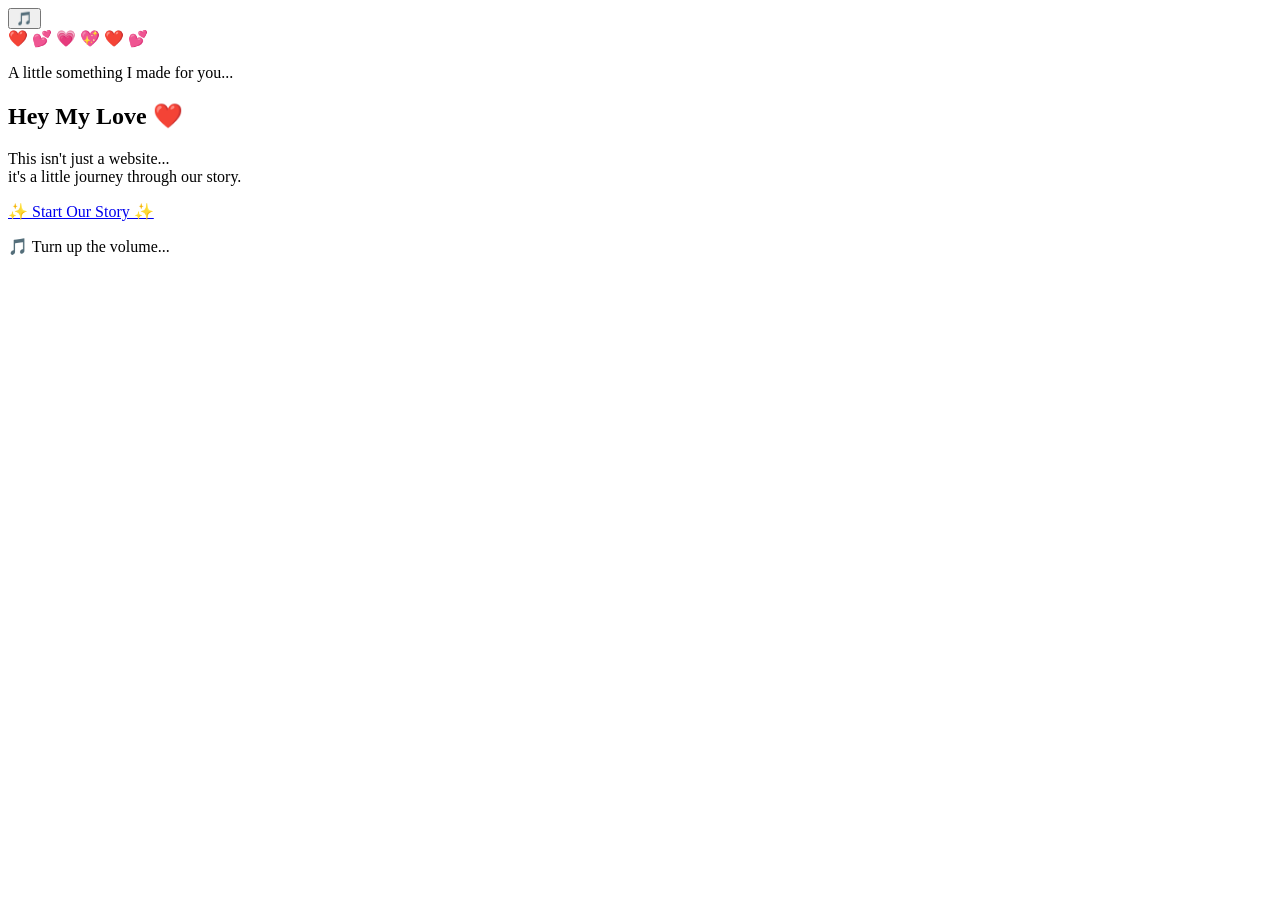
<file: index.html>
<!DOCTYPE html>
<html lang="en">
<head>
    <meta charset="UTF-8">
    <meta name="viewport" content="width=device-width, initial-scale=1.0">
    <title>Our Love Story ❤️</title>
    <link rel="stylesheet" href="css/index.css">
</head>
<body>


<audio id="backgroundMusic" loop preload="auto">
    <source src="music/har-pal-badal-rahi-hai-zindagi-instrumental.mp3" type="audio/mpeg">
</audio>

<button id="musicButton" class="music-button" aria-label="Music" title="Play music">🎵</button>


<section class="hero" id="home">
<!-- Floating Hearts -->

        <div class="hearts">

            <span>❤️</span>
            <span>💕</span>
            <span>💗</span>
            <span>💖</span>
            <span>❤️</span>
            <span>💕</span>

        </div>



        <div class="hero-content">


            <p class="small-text">

                A little something
                I made for you...

            </p>


            <h1>

                Hey My Love ❤️

            </h1>


            <p class="subtitle">

                This isn't just a website...

                <br>

                it's a little journey
                through our story.

            </p>


            <!-- This first click starts the music -->

            <a class="continue-button" href="chapter1.html" data-next-page>✨ Start Our Story ✨</a>


            <p class="music-hint">

                🎵 Turn up the volume...

            </p>


        </div>
</section>

<script src="js/index.js"></script>
</body>
</html>
</file>
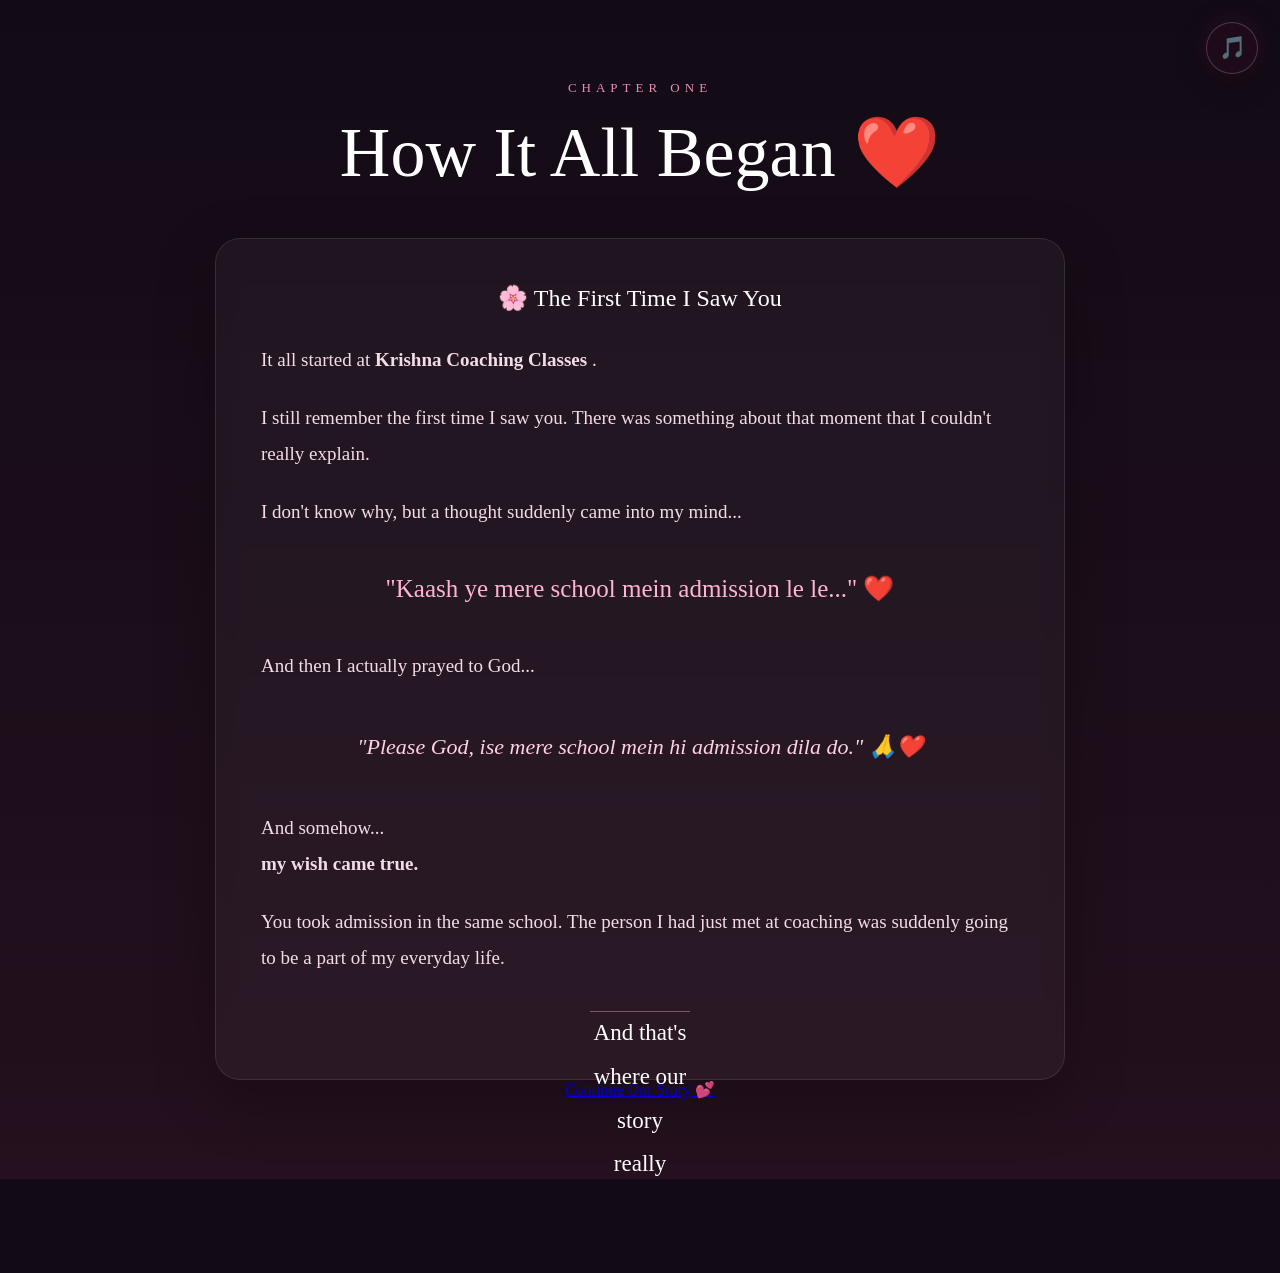
<file: chapter1.html>
<!DOCTYPE html>
<html lang="en">
<head>
    <meta charset="UTF-8">
    <meta name="viewport" content="width=device-width, initial-scale=1.0">
    <title>Chapter One — How It All Began ❤️</title>
    <link rel="stylesheet" href="css/chapter1.css">
</head>
<body>


<audio id="backgroundMusic" loop preload="auto">
    <source src="music/har-pal-badal-rahi-hai-zindagi-instrumental.mp3" type="audio/mpeg">
</audio>

<button id="musicButton" class="music-button" aria-label="Music" title="Play music">🎵</button>


<section class="story" id="story">
<div class="story-content">


            <p class="story-label">

                CHAPTER ONE

            </p>


            <h2>

                How It All Began ❤️

            </h2>



            <div class="story-card">


                <div class="story-date">

                    🌸 The First Time I Saw You

                </div>


                <p>

                    It all started at
                    <strong>
                        Krishna Coaching Classes
                    </strong>.

                </p>


                <p>

                    I still remember the first time
                    I saw you.

                    There was something about that
                    moment that I couldn't really explain.

                </p>


                <p>

                    I don't know why,
                    but a thought suddenly
                    came into my mind...

                </p>


                <p class="special-line">

                    "Kaash ye mere school mein
                    admission le le..." ❤️

                </p>


                <p>

                    And then I actually prayed to God...

                </p>


                <p class="prayer">

                    "Please God, ise mere school mein hi
                    admission dila do." 🙏❤️

                </p>


                <p>

                    And somehow...

                    <br>

                    <strong>
                        my wish came true.
                    </strong>

                </p>


                <p>

                    You took admission in the same school.

                    The person I had just met at coaching
                    was suddenly going to be a part of my
                    everyday life.

                </p>


                <p class="ending-line">

                    And that's where our story
                    really began... ✨

                </p>


            </div>



            <!-- =================================
                 NEXT CHAPTER
            ================================= -->

            <a class="continue-button" href="chapter2.html" data-next-page>Continue Our Story 💕</a>


        </div>
</section>

<script src="js/chapter1.js"></script>
</body>
</html>
</file>
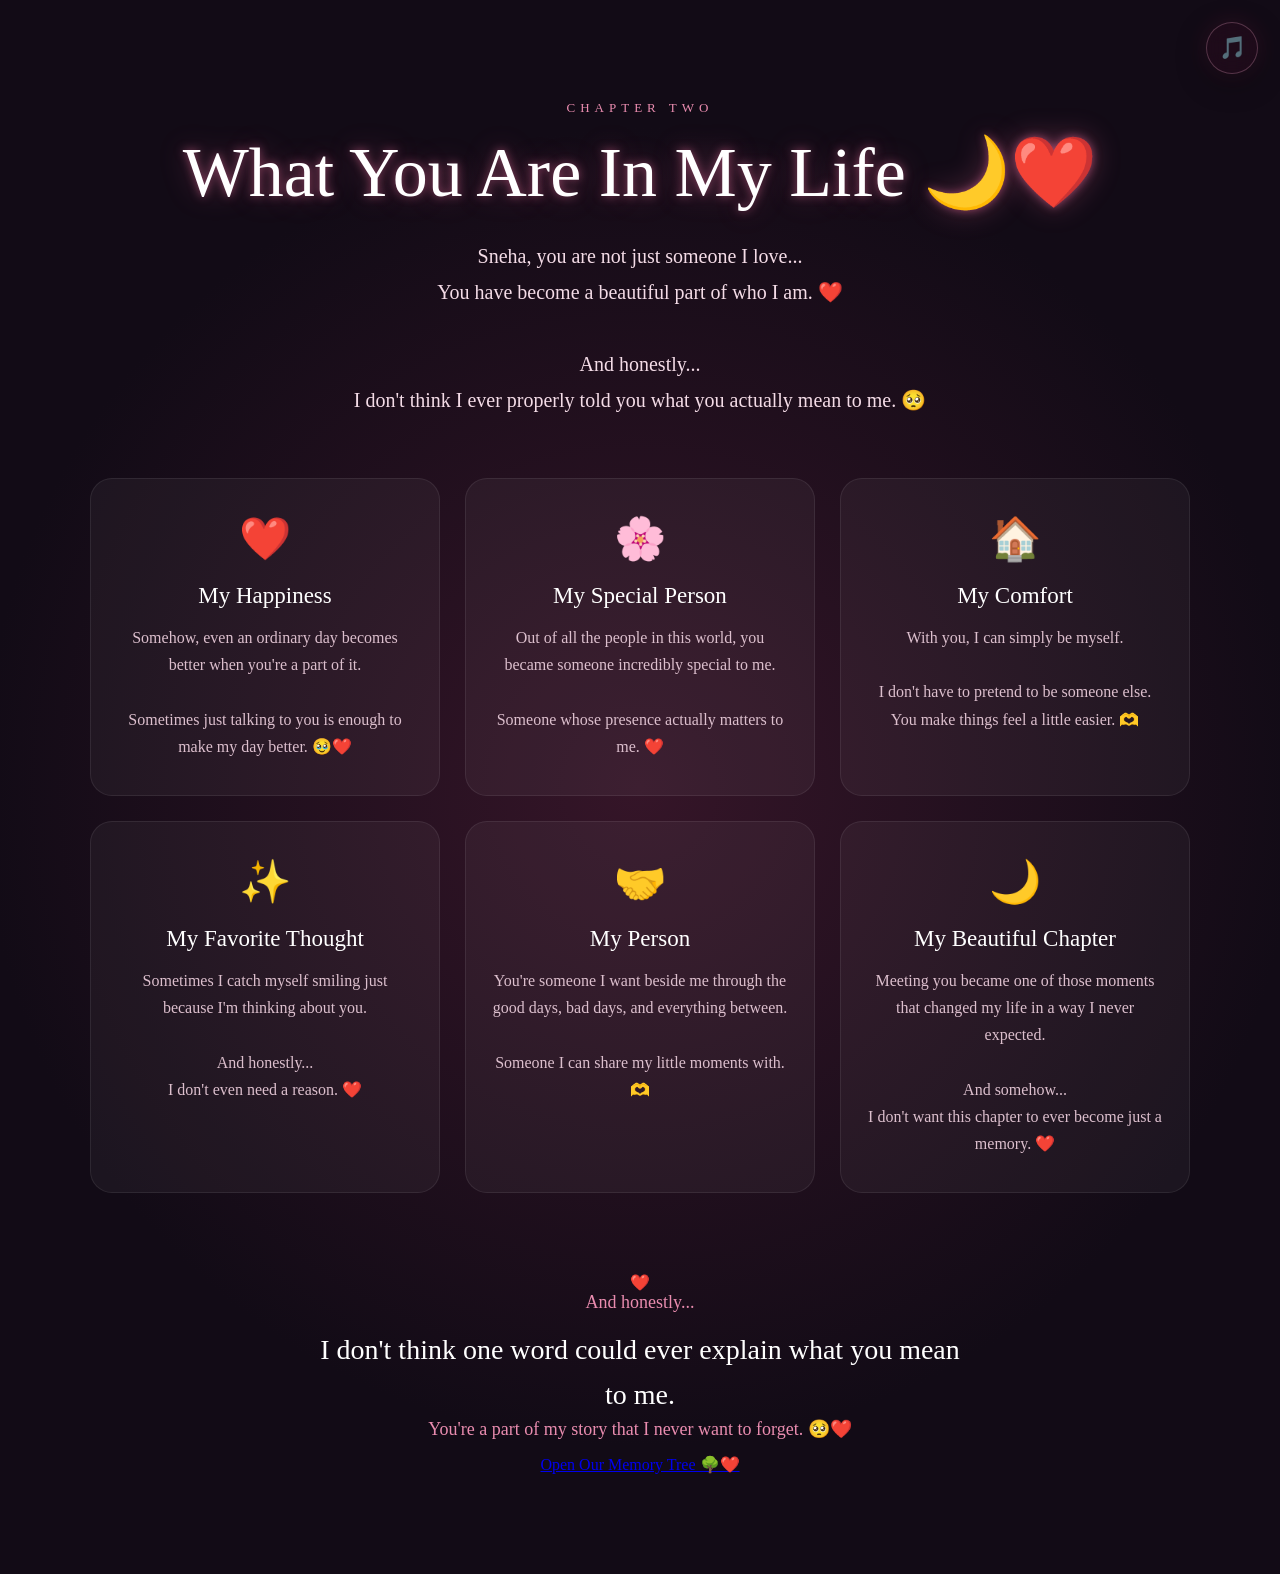
<file: chapter2.html>
<!DOCTYPE html>
<html lang="en">
<head>
    <meta charset="UTF-8">
    <meta name="viewport" content="width=device-width, initial-scale=1.0">
    <title>Chapter Two — What You Are In My Life ❤️</title>
    <link rel="stylesheet" href="css/chapter2.css">
</head>
<body>


<audio id="backgroundMusic" loop preload="auto">
    <source src="music/har-pal-badal-rahi-hai-zindagi-instrumental.mp3" type="audio/mpeg">
</audio>

<button id="musicButton" class="music-button" aria-label="Music" title="Play music">🎵</button>


<section class="meaning-section" id="meaning">
<div class="meaning-content">
        <p class="section-label">CHAPTER TWO</p>
        <h1>What You Are In My Life 🌙❤️</h1>

        <p class="intro-text">
            Sneha, you are not just someone I love...
            <br>
            You have become a beautiful part of who I am. ❤️
            <br><br>
            And honestly...
            <br>
            I don't think I ever properly told you
            what you actually mean to me. 🥺
        </p>

        <div class="meaning-grid">
            <div class="meaning-card">
                <div class="meaning-icon">❤️</div>
                <h3>My Happiness</h3>
                <p>Somehow, even an ordinary day becomes better when you're a part of it.<br><br>Sometimes just talking to you is enough to make my day better. 🥹❤️</p>
            </div>

            <div class="meaning-card">
                <div class="meaning-icon">🌸</div>
                <h3>My Special Person</h3>
                <p>Out of all the people in this world, you became someone incredibly special to me.<br><br>Someone whose presence actually matters to me. ❤️</p>
            </div>

            <div class="meaning-card">
                <div class="meaning-icon">🏠</div>
                <h3>My Comfort</h3>
                <p>With you, I can simply be myself.<br><br>I don't have to pretend to be someone else.<br>You make things feel a little easier. 🫶</p>
            </div>

            <div class="meaning-card">
                <div class="meaning-icon">✨</div>
                <h3>My Favorite Thought</h3>
                <p>Sometimes I catch myself smiling just because I'm thinking about you.<br><br>And honestly...<br>I don't even need a reason. ❤️</p>
            </div>

            <div class="meaning-card">
                <div class="meaning-icon">🤝</div>
                <h3>My Person</h3>
                <p>You're someone I want beside me through the good days, bad days, and everything between.<br><br>Someone I can share my little moments with. 🫶</p>
            </div>

            <div class="meaning-card">
                <div class="meaning-icon">🌙</div>
                <h3>My Beautiful Chapter</h3>
                <p>Meeting you became one of those moments that changed my life in a way I never expected.<br><br>And somehow...<br>I don't want this chapter to ever become just a memory. ❤️</p>
            </div>
        </div>

        <div class="meaning-ending">
            <div class="meaning-heart">❤️</div>
            <p>And honestly...</p>
            <h3>I don't think one word could ever explain what you mean to me.</h3>
            <p class="meaning-final-line">You're a part of my story that I never want to forget. 🥺❤️</p>

            <a class="continue-button" href="memory-tree.html" data-next-page>Open Our Memory Tree 🌳❤️</a>
        </div>
    </div>
</section>

<script src="js/chapter2.js"></script>
</body>
</html>
</file>
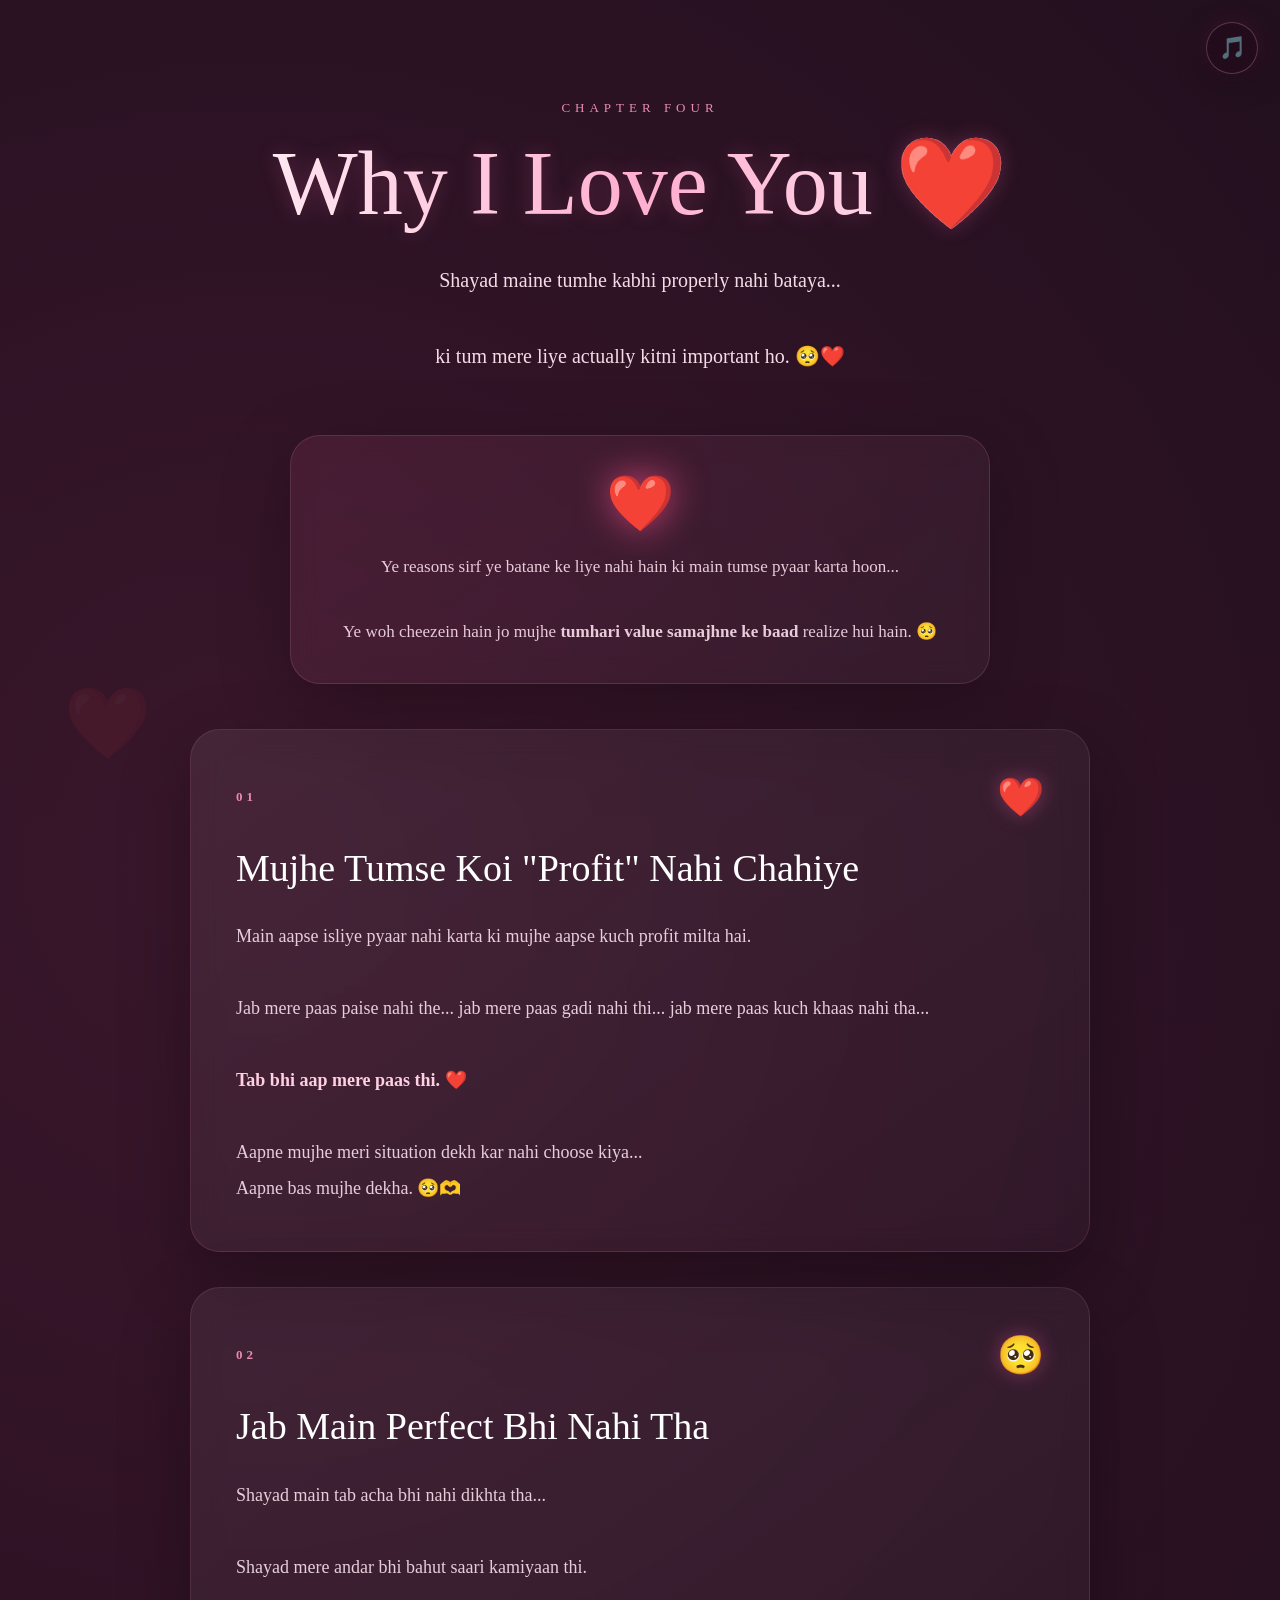
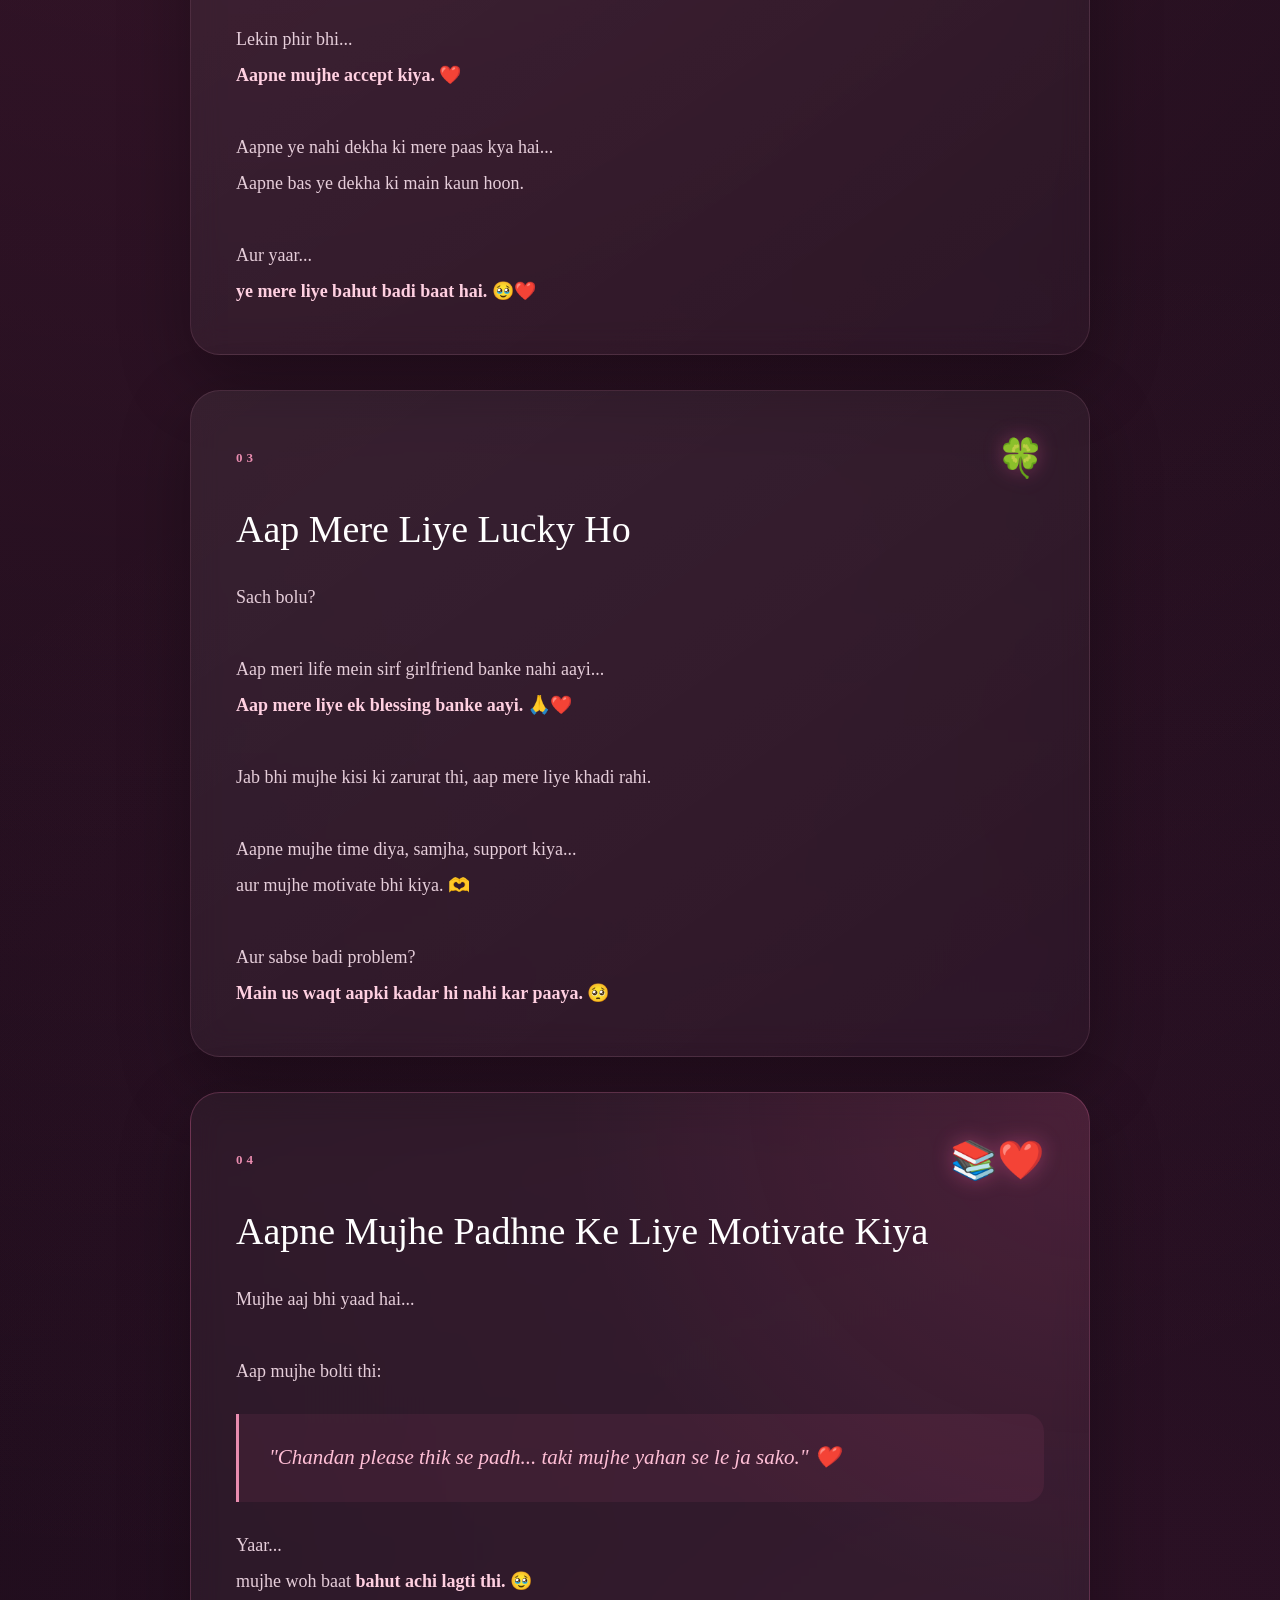
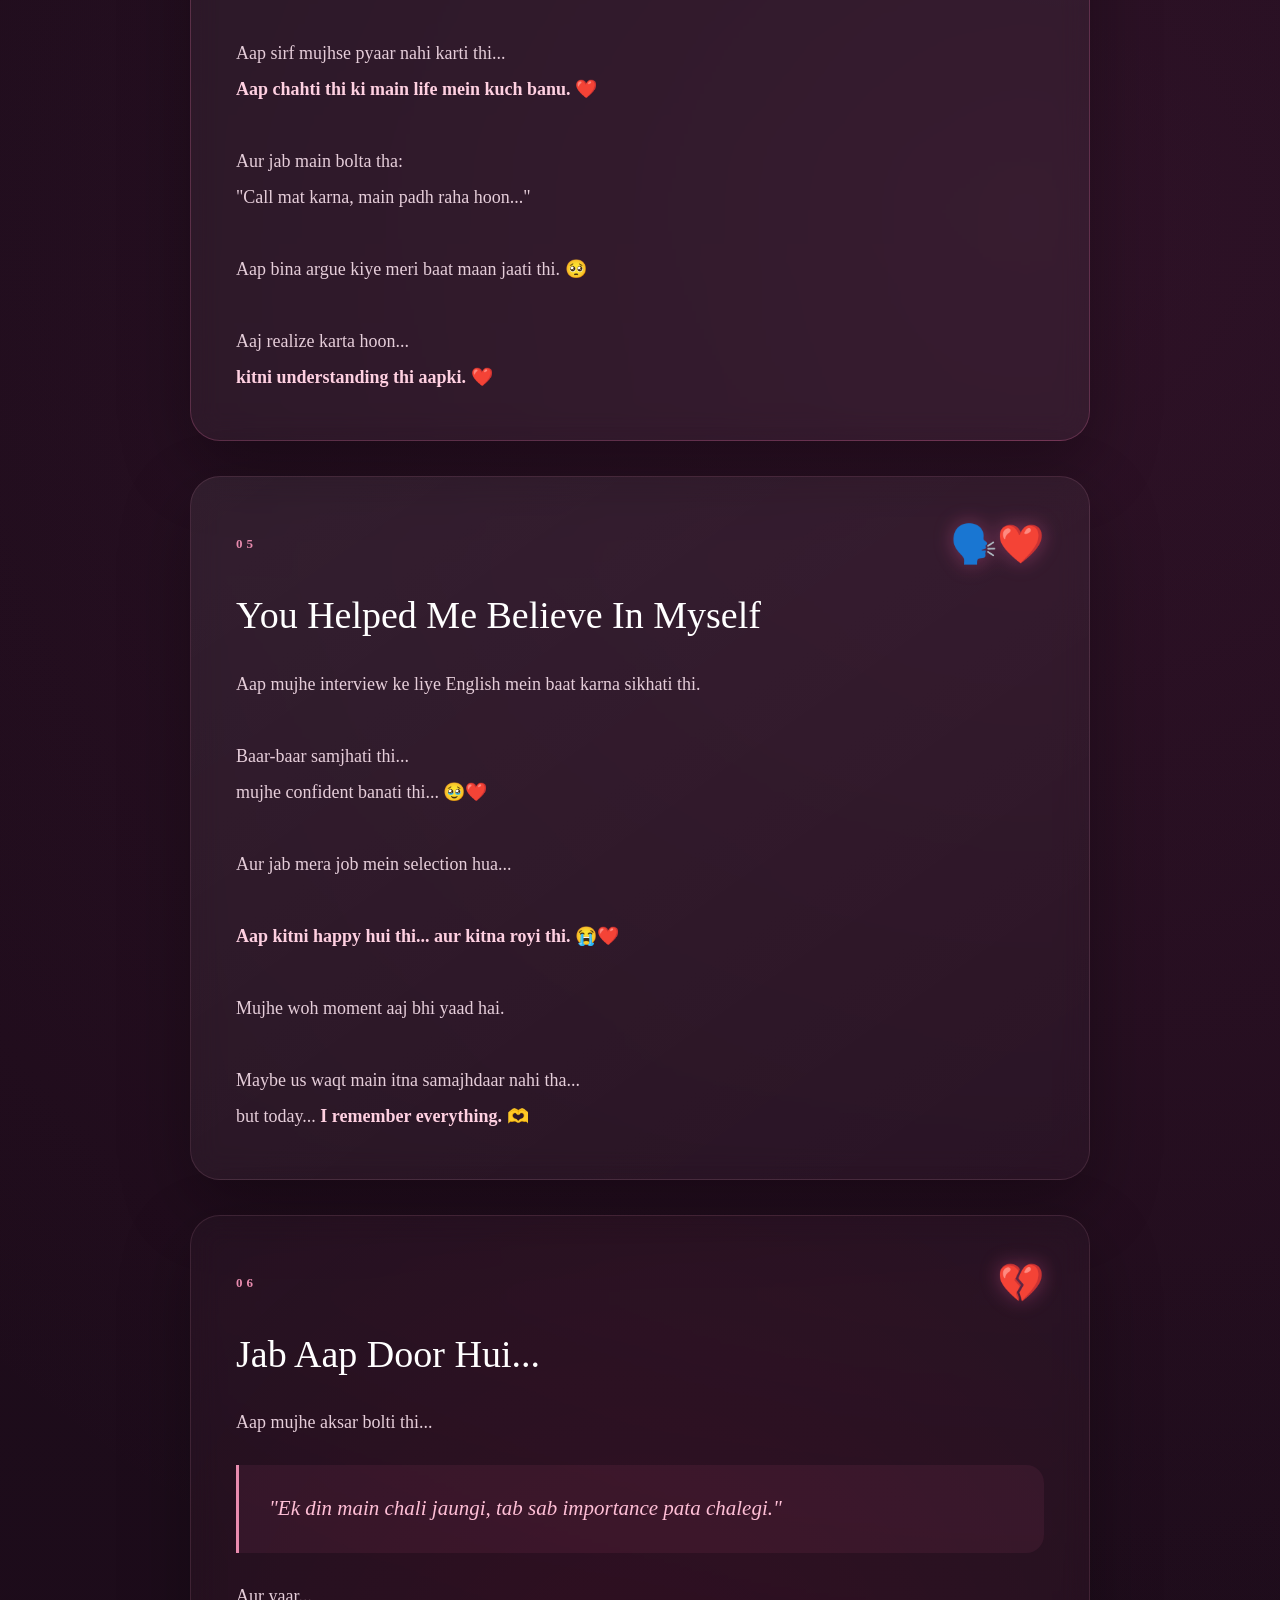
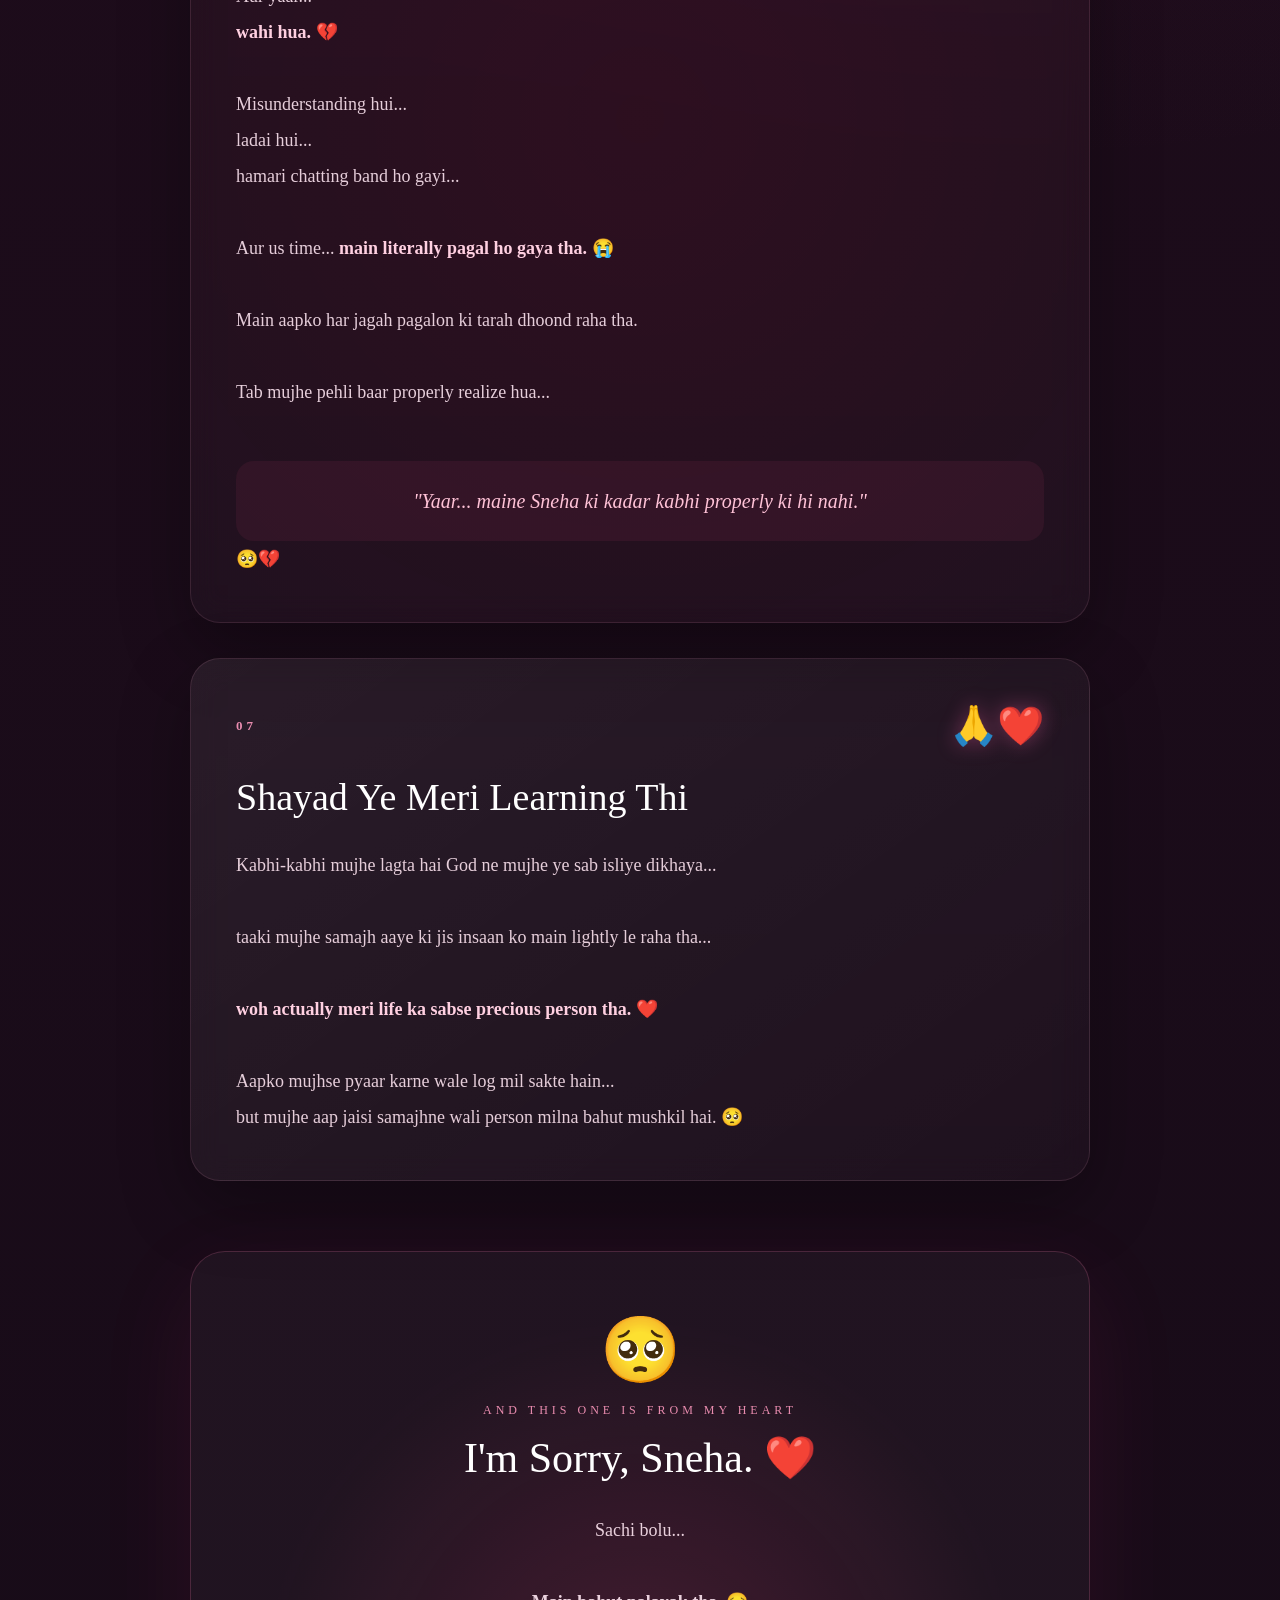
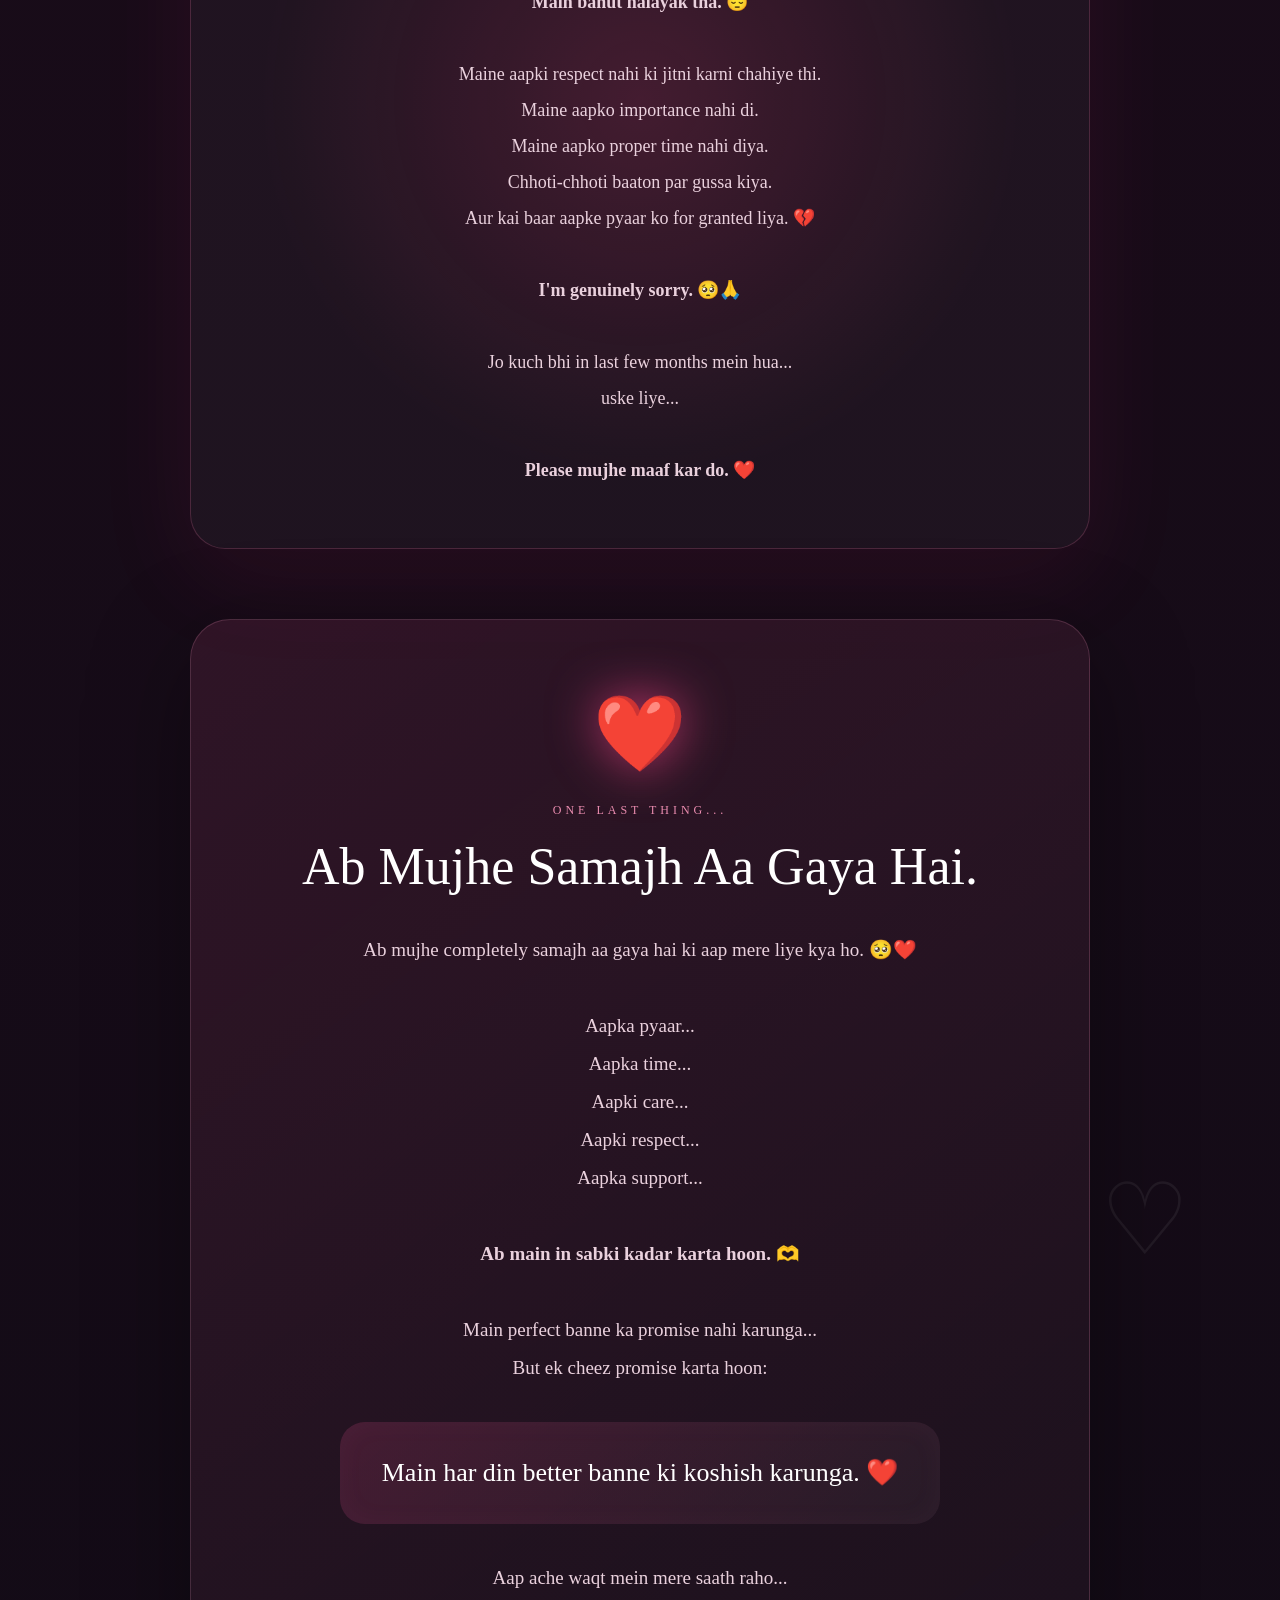
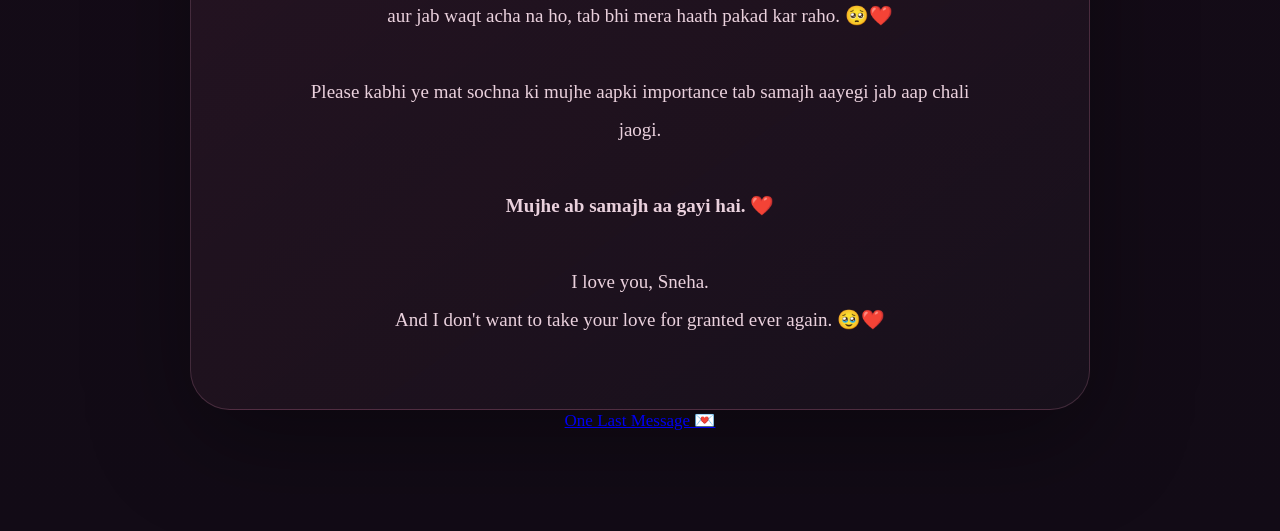
<file: chapter4.html>
<!DOCTYPE html>
<html lang="en">
<head>
    <meta charset="UTF-8">
    <meta name="viewport" content="width=device-width, initial-scale=1.0">
    <title>Chapter Four — Why I Love You ❤️</title>
    <link rel="stylesheet" href="css/chapter4.css">
</head>
<body>


<audio id="backgroundMusic" loop preload="auto">
    <source src="music/har-pal-badal-rahi-hai-zindagi-instrumental.mp3" type="audio/mpeg">
</audio>

<button id="musicButton" class="music-button" aria-label="Music" title="Play music">🎵</button>


<section class="reasons-section" id="reasons">
<div class="reasons-content">


        <!-- Chapter Label -->

        <div class="section-label">
            CHAPTER FOUR
        </div>


        <!-- Heading -->

        <h1>
            Why I Love You
            <span>❤️</span>
        </h1>


        <p class="reasons-intro">

            Shayad maine tumhe kabhi properly
            nahi bataya...

            <br><br>

            ki tum mere liye actually
            kitni important ho. 🥺❤️

        </p>



        <!-- =================================
             INTRO CARD
        ================================= -->

        <div class="heart-message">

            <div class="heart-glow">
                ❤️
            </div>

            <p>

                Ye reasons sirf ye batane ke liye nahi hain
                ki main tumse pyaar karta hoon...

                <br><br>

                Ye woh cheezein hain jo mujhe
                <strong>
                    tumhari value samajhne ke baad
                </strong>
                realize hui hain. 🥺

            </p>

        </div>



        <!-- =================================
             REASON 01
        ================================= -->

        <div class="reason-card">

            <div class="reason-top">

                <span class="reason-number">
                    01
                </span>

                <span class="reason-icon">
                    ❤️
                </span>

            </div>


            <h2>
                Mujhe Tumse Koi "Profit" Nahi Chahiye
            </h2>


            <p>

                Main aapse isliye pyaar nahi karta
                ki mujhe aapse kuch profit milta hai.

                <br><br>

                Jab mere paas paise nahi the...
                jab mere paas gadi nahi thi...
                jab mere paas kuch khaas nahi tha...

                <br><br>

                <strong>
                    Tab bhi aap mere paas thi. ❤️
                </strong>

                <br><br>

                Aapne mujhe meri situation dekh kar
                nahi choose kiya...

                <br>

                Aapne bas mujhe dekha.

                🥺🫶

            </p>

        </div>



        <!-- =================================
             REASON 02
        ================================= -->

        <div class="reason-card">

            <div class="reason-top">

                <span class="reason-number">
                    02
                </span>

                <span class="reason-icon">
                    🥺
                </span>

            </div>


            <h2>
                Jab Main Perfect Bhi Nahi Tha
            </h2>


            <p>

                Shayad main tab acha bhi nahi dikhta tha...

                <br><br>

                Shayad mere andar bhi
                bahut saari kamiyaan thi.

                <br><br>

                Lekin phir bhi...

                <br>

                <strong>
                    Aapne mujhe accept kiya. ❤️
                </strong>

                <br><br>

                Aapne ye nahi dekha ki
                mere paas kya hai...

                <br>

                Aapne bas ye dekha
                ki main kaun hoon.

                <br><br>

                Aur yaar...

                <br>

                <strong>
                    ye mere liye bahut badi baat hai.
                </strong>

                🥹❤️

            </p>

        </div>



        <!-- =================================
             REASON 03
        ================================= -->

        <div class="reason-card">

            <div class="reason-top">

                <span class="reason-number">
                    03
                </span>

                <span class="reason-icon">
                    🍀
                </span>

            </div>


            <h2>
                Aap Mere Liye Lucky Ho
            </h2>


            <p>

                Sach bolu?

                <br><br>

                Aap meri life mein sirf
                girlfriend banke nahi aayi...

                <br>

                <strong>
                    Aap mere liye ek blessing banke aayi.
                </strong>

                🙏❤️

                <br><br>

                Jab bhi mujhe kisi ki zarurat thi,
                aap mere liye khadi rahi.

                <br><br>

                Aapne mujhe time diya,
                samjha, support kiya...

                <br>

                aur mujhe motivate bhi kiya.

                🫶

                <br><br>

                Aur sabse badi problem?

                <br>

                <strong>
                    Main us waqt aapki kadar hi nahi kar paaya.
                </strong>

                🥺

            </p>

        </div>



        <!-- =================================
             REASON 04
        ================================= -->

        <div class="reason-card featured">

            <div class="reason-top">

                <span class="reason-number">
                    04
                </span>

                <span class="reason-icon">
                    📚❤️
                </span>

            </div>


            <h2>
                Aapne Mujhe Padhne Ke Liye Motivate Kiya
            </h2>


            <p>

                Mujhe aaj bhi yaad hai...

                <br><br>

                Aap mujhe bolti thi:

            </p>


            <div class="beautiful-quote">

                "Chandan please thik se padh...
                taki mujhe yahan se le ja sako." ❤️

            </div>


            <p>

                Yaar...

                <br>

                mujhe woh baat
                <strong>
                    bahut achi lagti thi.
                </strong>

                🥹

                <br><br>

                Aap sirf mujhse pyaar nahi karti thi...

                <br>

                <strong>
                    Aap chahti thi ki main life mein kuch banu.
                </strong>

                ❤️

                <br><br>

                Aur jab main bolta tha:

                <br>

                "Call mat karna,
                main padh raha hoon..."

                <br><br>

                Aap bina argue kiye
                meri baat maan jaati thi.

                🥺

                <br><br>

                Aaj realize karta hoon...

                <br>

                <strong>
                    kitni understanding thi aapki.
                </strong>

                ❤️

            </p>

        </div>



        <!-- =================================
             REASON 05
        ================================= -->

        <div class="reason-card">

            <div class="reason-top">

                <span class="reason-number">
                    05
                </span>

                <span class="reason-icon">
                    🗣️❤️
                </span>

            </div>


            <h2>
                You Helped Me Believe In Myself
            </h2>


            <p>

                Aap mujhe interview ke liye
                English mein baat karna sikhati thi.

                <br><br>

                Baar-baar samjhati thi...

                <br>

                mujhe confident banati thi...

                🥹❤️

                <br><br>

                Aur jab mera job mein selection hua...

                <br><br>

                <strong>
                    Aap kitni happy hui thi...
                    aur kitna royi thi.
                </strong>

                😭❤️

                <br><br>

                Mujhe woh moment
                aaj bhi yaad hai.

                <br><br>

                Maybe us waqt main
                itna samajhdaar nahi tha...

                <br>

                but today...

                <strong>
                    I remember everything.
                </strong>

                🫶

            </p>

        </div>



        <!-- =================================
             REASON 06
        ================================= -->

        <div class="reason-card emotional">

            <div class="reason-top">

                <span class="reason-number">
                    06
                </span>

                <span class="reason-icon">
                    💔
                </span>

            </div>


            <h2>
                Jab Aap Door Hui...
            </h2>


            <p>

                Aap mujhe aksar bolti thi...

            </p>


            <div class="beautiful-quote">

                "Ek din main chali jaungi,
                tab sab importance pata chalegi."

            </div>


            <p>

                Aur yaar...

                <br>

                <strong>
                    wahi hua.
                </strong>

                💔

                <br><br>

                Misunderstanding hui...

                <br>

                ladai hui...

                <br>

                hamari chatting band ho gayi...

                <br><br>

                Aur us time...

                <strong>
                    main literally pagal ho gaya tha.
                </strong>

                😭

                <br><br>

                Main aapko har jagah
                pagalon ki tarah dhoond raha tha.

                <br><br>

                Tab mujhe pehli baar properly
                realize hua...

                <br><br>

                <span class="realization">

                    "Yaar...
                    maine Sneha ki kadar
                    kabhi properly ki hi nahi."

                </span>

                🥺💔

            </p>

        </div>



        <!-- =================================
             REASON 07
        ================================= -->

        <div class="reason-card">

            <div class="reason-top">

                <span class="reason-number">
                    07
                </span>

                <span class="reason-icon">
                    🙏❤️
                </span>

            </div>


            <h2>
                Shayad Ye Meri Learning Thi
            </h2>


            <p>

                Kabhi-kabhi mujhe lagta hai
                God ne mujhe ye sab isliye dikhaya...

                <br><br>

                taaki mujhe samajh aaye
                ki jis insaan ko main lightly le raha tha...

                <br><br>

                <strong>
                    woh actually meri life ka
                    sabse precious person tha.
                </strong>

                ❤️

                <br><br>

                Aapko mujhse pyaar karne wale
                log mil sakte hain...

                <br>

                but mujhe aap jaisi
                samajhne wali person milna
                bahut mushkil hai.

                🥺

            </p>

        </div>



        <!-- =================================
             APOLOGY
        ================================= -->

        <div class="apology-card">

            <div class="apology-heart">
                🥺
            </div>


            <p class="small-title">
                AND THIS ONE IS FROM MY HEART
            </p>


            <h2>
                I'm Sorry, Sneha. ❤️
            </h2>


            <p>

                Sachi bolu...

                <br><br>

                <strong>
                    Main bahut nalayak tha.
                </strong>

                😔

                <br><br>

                Maine aapki respect nahi ki
                jitni karni chahiye thi.

                <br>

                Maine aapko importance nahi di.

                <br>

                Maine aapko proper time nahi diya.

                <br>

                Chhoti-chhoti baaton par gussa kiya.

                <br>

                Aur kai baar aapke pyaar ko
                for granted liya.

                💔

                <br><br>

                <strong>
                    I'm genuinely sorry. 🥺🙏
                </strong>

                <br><br>

                Jo kuch bhi in last few months mein hua...

                <br>

                uske liye...

                <br><br>

                <strong>
                    Please mujhe maaf kar do. ❤️
                </strong>

            </p>

        </div>



        <!-- =================================
             FINAL MESSAGE
        ================================= -->

        <div class="final-reason">

            <div class="final-heart">
                ❤️
            </div>


            <p class="small-title">
                ONE LAST THING...
            </p>


            <h2>
                Ab Mujhe Samajh Aa Gaya Hai.
            </h2>


            <p>

                Ab mujhe completely samajh aa gaya hai
                ki aap mere liye kya ho.

                🥺❤️

                <br><br>

                Aapka pyaar...

                <br>

                Aapka time...

                <br>

                Aapki care...

                <br>

                Aapki respect...

                <br>

                Aapka support...

                <br><br>

                <strong>
                    Ab main in sabki kadar karta hoon.
                </strong>

                🫶

                <br><br>

                Main perfect banne ka promise nahi karunga...

                <br>

                But ek cheez promise karta hoon:

            </p>


            <div class="promise">

                Main har din
                better banne ki
                koshish karunga.

                ❤️

            </div>


            <p>

                Aap ache waqt mein mere saath raho...

                <br>

                aur jab waqt acha na ho,
                tab bhi mera haath pakad kar raho.

                🥺❤️

                <br><br>

                Please kabhi ye mat sochna
                ki mujhe aapki importance
                tab samajh aayegi jab aap chali jaogi.

                <br><br>

                <strong>
                    Mujhe ab samajh aa gayi hai.
                </strong>

                ❤️

                <br><br>

                I love you, Sneha.

                <br>

                And I don't want to take
                your love for granted ever again.

                🥹❤️

            </p>

        </div>



        <!-- =================================
             NEXT
        ================================= -->

        <a class="continue-button" href="final.html" data-next-page>One Last Message 💌</a>


    </div>
</section>

<script src="js/chapter4.js"></script>
</body>
</html>
</file>
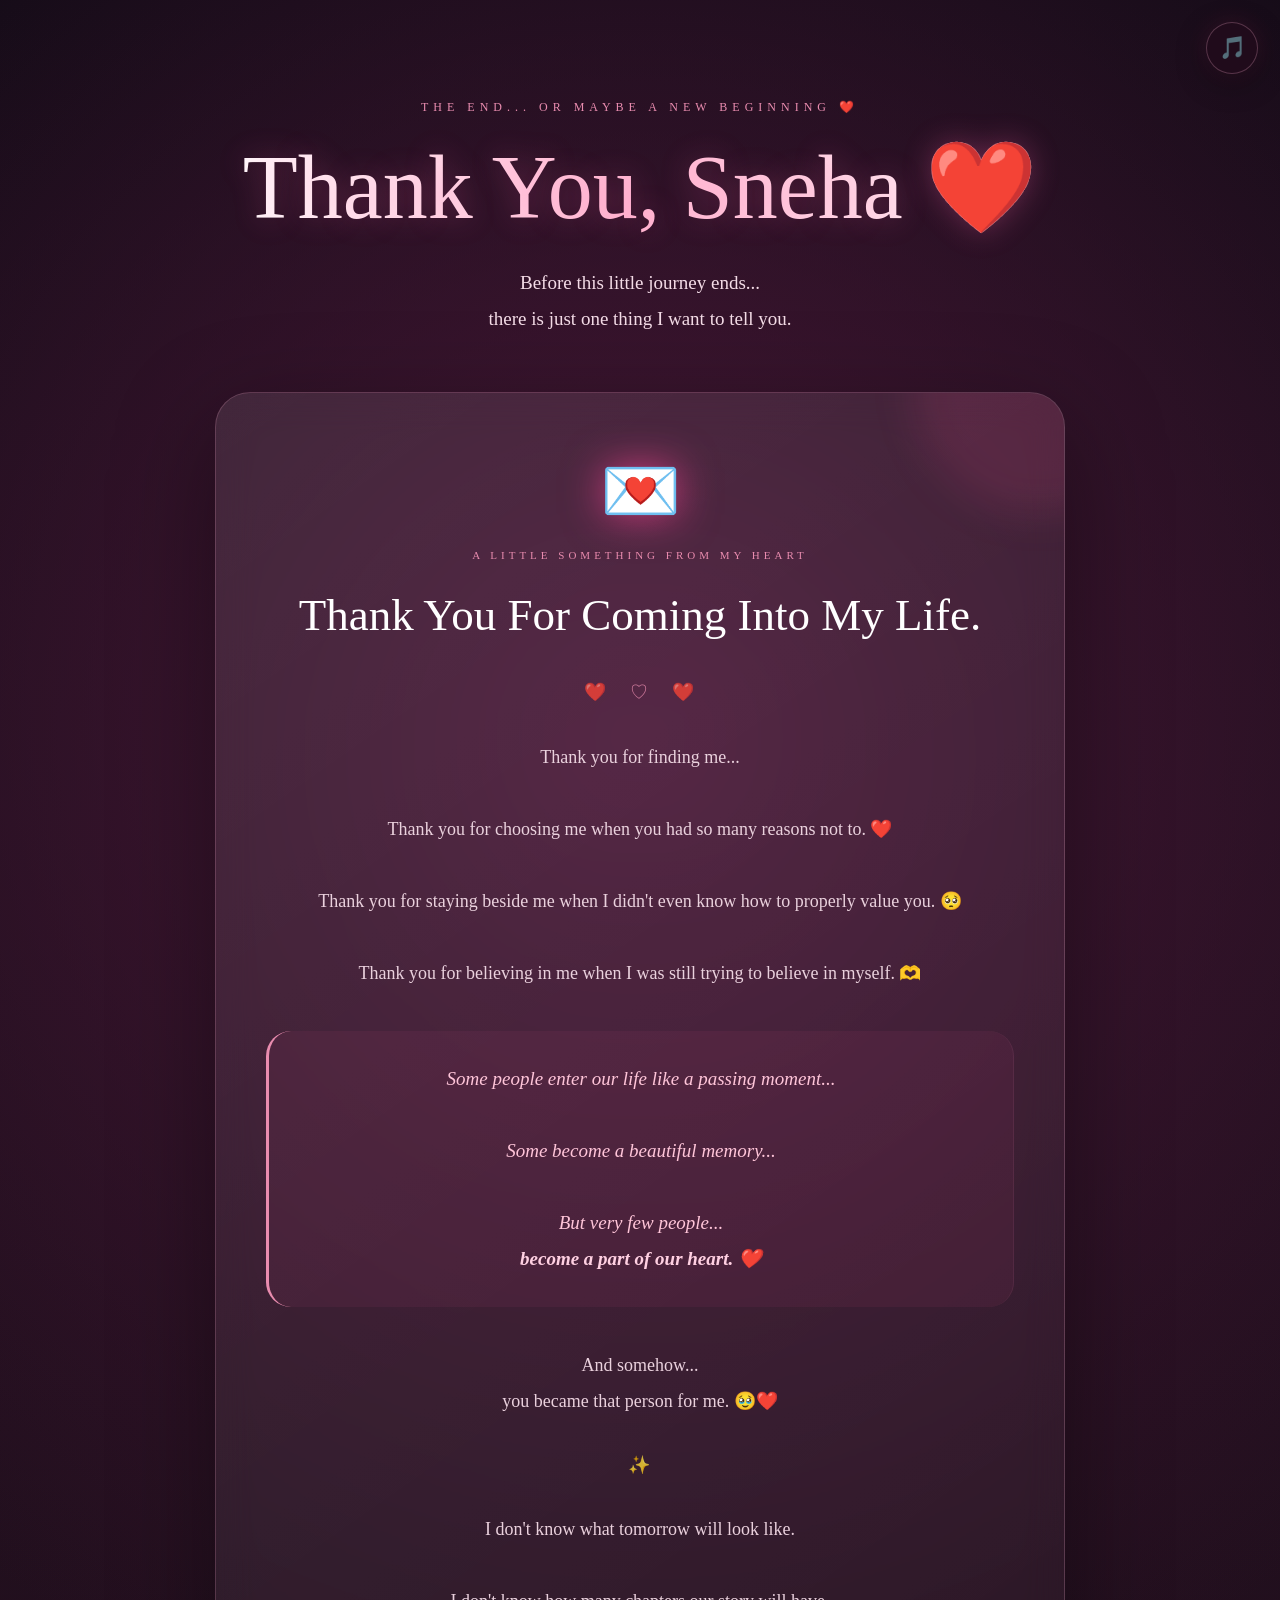
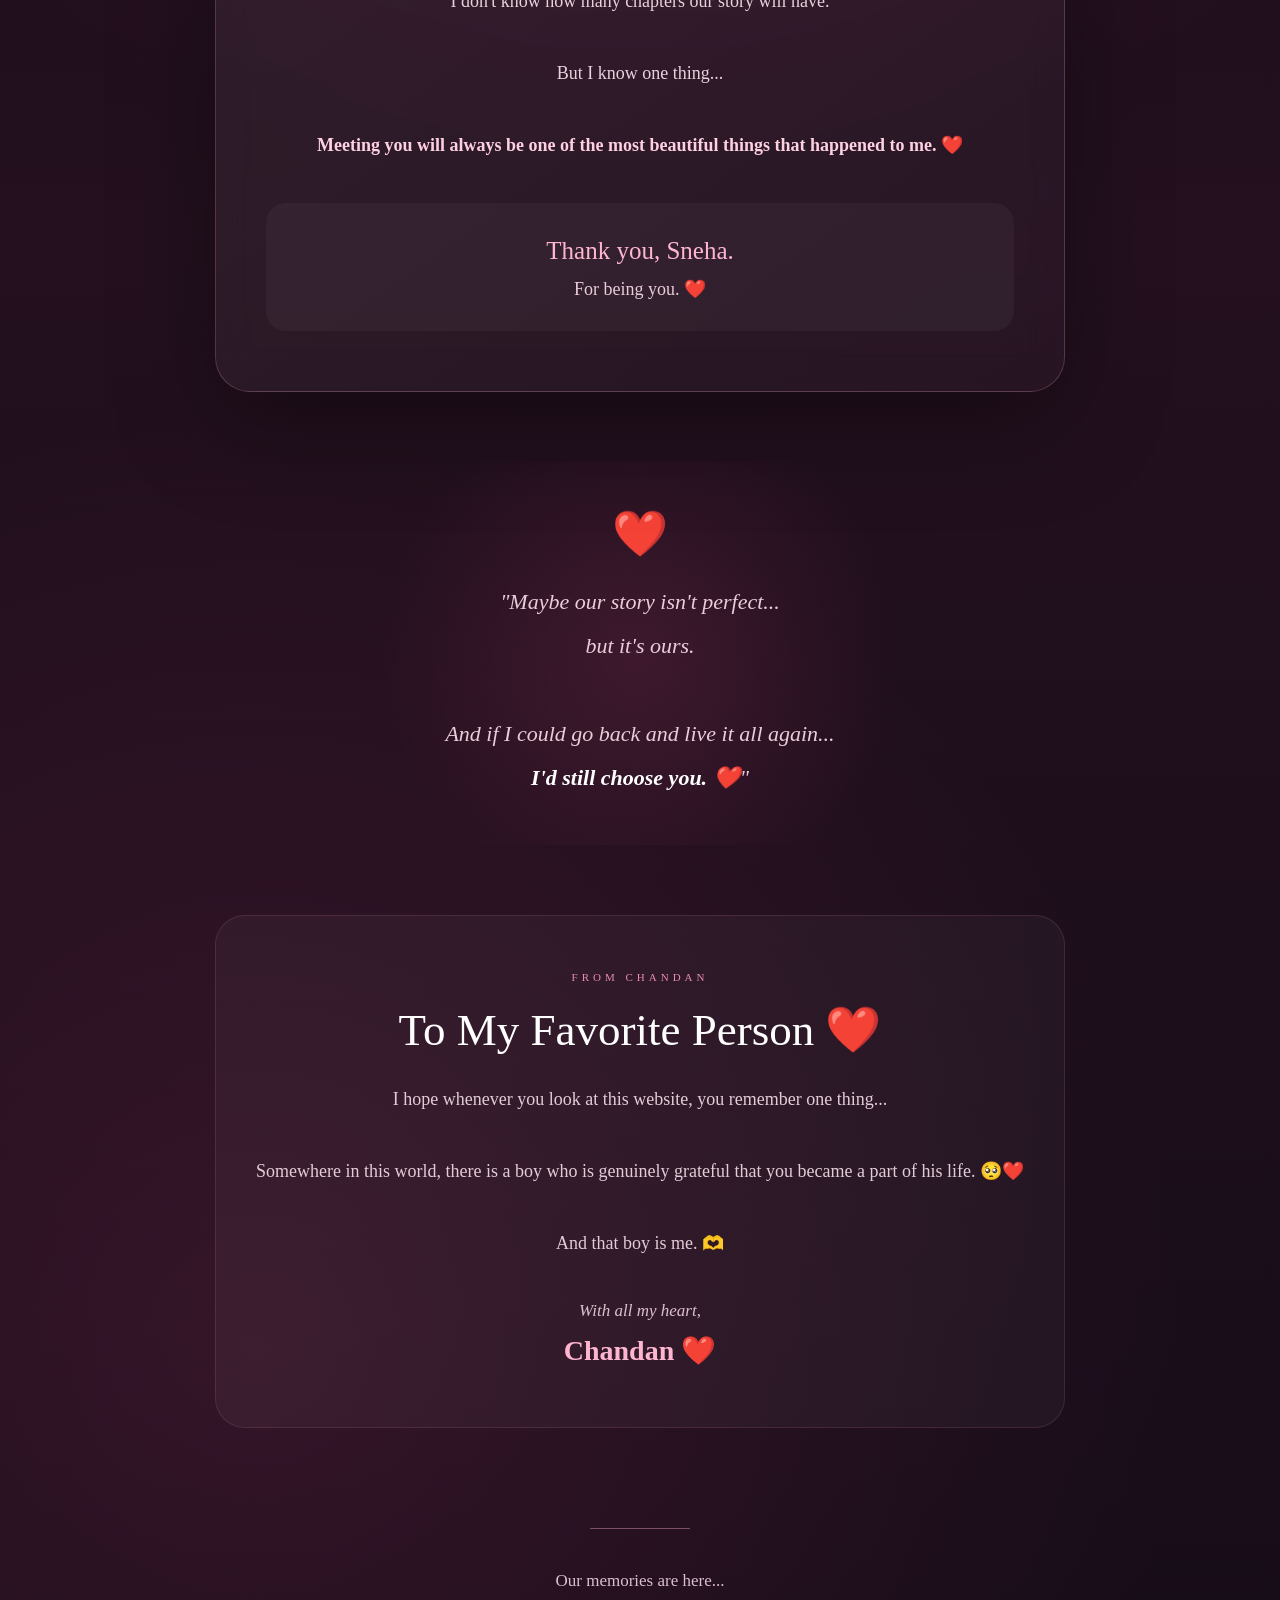
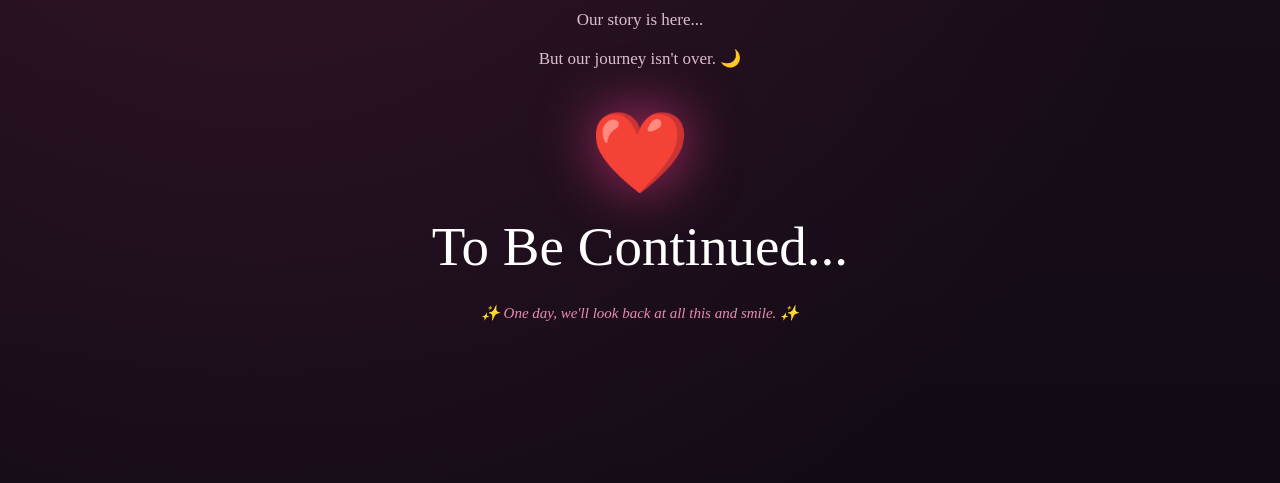
<file: final.html>
<!DOCTYPE html>
<html lang="en">
<head>
    <meta charset="UTF-8">
    <meta name="viewport" content="width=device-width, initial-scale=1.0">
    <title>Final Message ❤️</title>
    <link rel="stylesheet" href="css/final.css">
</head>
<body>


<audio id="backgroundMusic" loop preload="auto">
    <source src="music/har-pal-badal-rahi-hai-zindagi-instrumental.mp3" type="audio/mpeg">
</audio>

<button id="musicButton" class="music-button" aria-label="Music" title="Play music">🎵</button>


<section class="final-section" id="final">
<!-- Floating Hearts -->

    <div class="final-hearts">

        <span>❤️</span>
        <span>♡</span>
        <span>💗</span>
        <span>💕</span>
        <span>❤️</span>
        <span>💖</span>

    </div>


    <div class="final-content">


        <!-- Chapter -->

        <p class="final-label">
            THE END... OR MAYBE A NEW BEGINNING ❤️
        </p>


        <!-- Main Heading -->

        <h1>
            Thank You, Sneha
            <span>❤️</span>
        </h1>


        <p class="final-intro">

            Before this little journey ends...

            <br>

            there is just one thing
            I want to tell you.

        </p>



        <!-- =================================
             LOVE CARD
        ================================= -->

        <div class="love-letter-card">

            <div class="card-top-heart">
                💌
            </div>


            <p class="card-small-title">
                A LITTLE SOMETHING FROM MY HEART
            </p>


            <h2>
                Thank You For Coming Into My Life.
            </h2>


            <div class="card-divider">
                ❤️　♡　❤️
            </div>


            <p>

                Thank you for finding me...

                <br><br>

                Thank you for choosing me
                when you had so many reasons not to.

                ❤️

                <br><br>

                Thank you for staying beside me
                when I didn't even know
                how to properly value you.

                🥺

                <br><br>

                Thank you for believing in me
                when I was still trying
                to believe in myself.

                🫶

            </p>



            <!-- =================================
                 LITTLE POEM
            ================================= -->

            <div class="little-poem">

                <p>

                    Some people enter our life
                    like a passing moment...

                    <br><br>

                    Some become a beautiful memory...

                    <br><br>

                    But very few people...

                    <br>

                    <strong>
                        become a part of our heart.
                    </strong>

                    ❤️

                </p>

            </div>


            <p>

                And somehow...

                <br>

                you became that person for me.

                🥹❤️

            </p>


            <div class="card-divider">
                ✨
            </div>



            <!-- =================================
                 FINAL THOUGHT
            ================================= -->

            <p>

                I don't know what tomorrow will look like.

                <br><br>

                I don't know how many chapters
                our story will have.

                <br><br>

                But I know one thing...

                <br><br>

                <strong>
                    Meeting you will always be
                    one of the most beautiful things
                    that happened to me.
                </strong>

                ❤️

            </p>



            <!-- =================================
                 THANK YOU MESSAGE
            ================================= -->

            <div class="thank-you-message">

                <span>
                    Thank you, Sneha.
                </span>

                <br>

                For being you. ❤️

            </div>

        </div>



        <!-- =================================
             FINAL QUOTE
        ================================= -->

        <div class="final-quote">

            <div class="quote-heart">
                ❤️
            </div>


            <p>

                "Maybe our story isn't perfect...

                <br>

                but it's ours.

                <br><br>

                And if I could go back
                and live it all again...

                <br>

                <strong>
                    I'd still choose you.
                </strong>

                ❤️"

            </p>

        </div>



        <!-- =================================
             FINAL MESSAGE
        ================================= -->

        <div class="last-message">

            <p class="last-small">
                FROM CHANDAN
            </p>


            <h2>
                To My Favorite Person ❤️
            </h2>


            <p>

                I hope whenever you look at this website,
                you remember one thing...

                <br><br>

                Somewhere in this world,
                there is a boy who is genuinely
                grateful that you became a part of his life.

                🥺❤️

                <br><br>

                And that boy is me.

                🫶

            </p>


            <div class="signature">

                With all my heart,

                <br>

                <strong>
                    Chandan ❤️
                </strong>

            </div>

        </div>



        <!-- =================================
             END
        ================================= -->

        <div class="story-ending">

            <div class="ending-line"></div>


            <p>
                Our memories are here...
            </p>


            <p>
                Our story is here...
            </p>


            <p>
                But our journey isn't over. 🌙
            </p>


            <div class="big-heart">
                ❤️
            </div>


            <h2>
                To Be Continued...
            </h2>


            <p class="forever-line">
                ✨ One day, we'll look back at all this
                and smile. ✨
            </p>

        </div>


    </div>
</section>

<script src="js/final.js"></script>
</body>
</html>
</file>
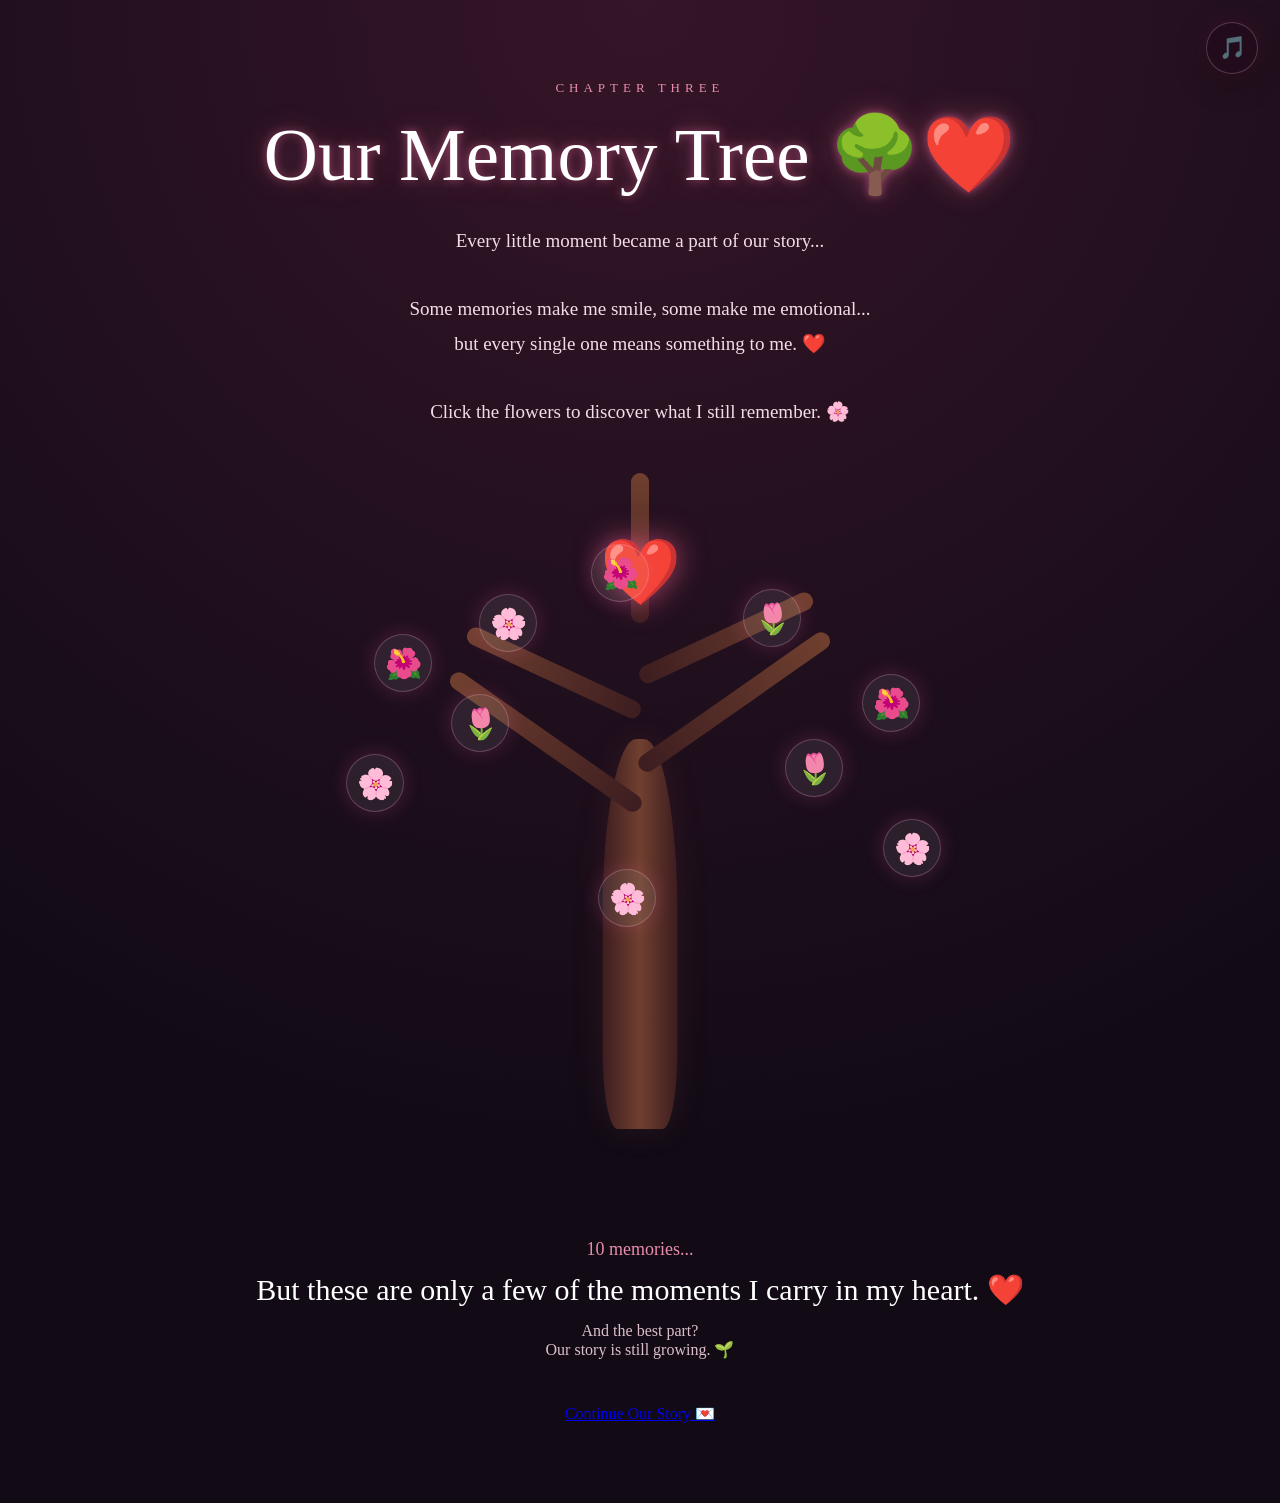
<file: memory-tree.html>
<!DOCTYPE html>
<html lang="en">
<head>
    <meta charset="UTF-8">
    <meta name="viewport" content="width=device-width, initial-scale=1.0">
    <title>Chapter Three — Our Memory Tree 🌳❤️</title>
    <link rel="stylesheet" href="css/memory-tree.css">
</head>
<body>


<audio id="backgroundMusic" loop preload="auto">
    <source src="music/har-pal-badal-rahi-hai-zindagi-instrumental.mp3" type="audio/mpeg">
</audio>

<button id="musicButton" class="music-button" aria-label="Music" title="Play music">🎵</button>


<section class="tree-section" id="memoryTree">
<div class="tree-content">
        <p class="section-label">CHAPTER THREE</p>
        <h1>Our Memory Tree 🌳❤️</h1>

        <p class="tree-intro">
            Every little moment became a part of our story...
            <br><br>
            Some memories make me smile, some make me emotional...
            <br>
            but every single one means something to me. ❤️
            <br><br>
            Click the flowers to discover what I still remember. 🌸
        </p>

        <div class="memory-tree">
            <div class="tree-trunk"></div>
            <div class="branch branch-1"></div>
            <div class="branch branch-2"></div>
            <div class="branch branch-3"></div>
            <div class="branch branch-4"></div>
            <div class="branch branch-5"></div>
            <div class="tree-heart">❤️</div>

            <button class="memory memory-1" onclick="showMemory(1)" aria-label="Open Memory 1">🌸</button>
            <button class="memory memory-2" onclick="showMemory(2)" aria-label="Open Memory 2">🌷</button>
            <button class="memory memory-3" onclick="showMemory(3)" aria-label="Open Memory 3">🌺</button>
            <button class="memory memory-4" onclick="showMemory(4)" aria-label="Open Memory 4">🌸</button>
            <button class="memory memory-5" onclick="showMemory(5)" aria-label="Open Memory 5">🌷</button>
            <button class="memory memory-6" onclick="showMemory(6)" aria-label="Open Memory 6">🌺</button>
            <button class="memory memory-7" onclick="showMemory(7)" aria-label="Open Memory 7">🌸</button>
            <button class="memory memory-8" onclick="showMemory(8)" aria-label="Open Memory 8">🌷</button>
            <button class="memory memory-9" onclick="showMemory(9)" aria-label="Open Memory 9">🌺</button>
            <button class="memory memory-10" onclick="showMemory(10)" aria-label="Open Memory 10">🌸</button>
        </div>

        <div class="tree-ending">
            <p>10 memories...</p>
            <h2>But these are only a few of the moments I carry in my heart. ❤️</h2>
            <p class="tree-ending-small">And the best part?<br>Our story is still growing. 🌱</p>
        </div>

        <a class="continue-button" href="chapter4.html" data-next-page>Continue Our Story 💌</a>
    </div>
</section>


<!-- MEMORY POPUP -->
<div class="memory-popup" id="memoryPopup" aria-hidden="true">
    <div class="popup-content" role="dialog" aria-modal="true" aria-labelledby="popupTitle">
        <button class="popup-close" id="popupClose" type="button" aria-label="Close memory">✕</button>
        <p class="popup-number" id="popupNumber">MEMORY 1</p>
        <div class="popup-icon">❤️</div>
        <h2 id="popupTitle">The First Wish ❤️</h2>
        <p id="popupText">Our story started with a little wish...</p>
        <button class="popup-open" id="popupCloseButton" type="button">Close Memory ❤️</button>
    </div>
</div>

<script src="js/memory-tree.js"></script>
</body>
</html>
</file>
<file: css/index.css>

</file>
<file: css/chapter1.css>
/* =========================
   RESET
========================= */

* {
    margin: 0;
    padding: 0;
    box-sizing: border-box;
}

html {
    scroll-behavior: smooth;
}

body {
    font-family: Georgia, "Times New Roman", serif;

    background: #120b16;

    color: white;

    overflow-x: hidden;
}

/* =================================
   GLOBAL MUSIC CONTROL
================================= */

.music-button {
    position: fixed;
    top: 22px;
    right: 22px;
    z-index: 2000;

    width: 52px;
    height: 52px;
    padding: 0;

    display: flex;
    align-items: center;
    justify-content: center;

    border-radius: 50%;
    border: 1px solid rgba(255, 180, 210, 0.25);

    background:
        rgba(35, 12, 28, 0.72);

    backdrop-filter: blur(12px);

    box-shadow:
        0 8px 30px rgba(0, 0, 0, 0.35),
        0 0 25px rgba(255, 80, 150, 0.12);

    font-size: 22px;
    line-height: 1;

    transition:
        transform 0.3s ease,
        background 0.3s ease,
        box-shadow 0.3s ease;
}

.music-button:hover {
    transform: scale(1.08);
    background: rgba(255, 90, 150, 0.18);

    box-shadow:
        0 10px 35px rgba(0, 0, 0, 0.4),
        0 0 30px rgba(255, 80, 150, 0.25);
}

.music-button:active {
    transform: scale(0.94);
}

/* Keep the music button visually separate from normal buttons. */
.music-button.playing {
    animation: musicPulse 2s ease-in-out infinite;
}

@keyframes musicPulse {
    0%, 100% {
        box-shadow:
            0 8px 30px rgba(0, 0, 0, 0.35),
            0 0 18px rgba(255, 80, 150, 0.18);
    }

    50% {
        box-shadow:
            0 8px 30px rgba(0, 0, 0, 0.35),
            0 0 32px rgba(255, 80, 150, 0.45);
    }
}

/* Prevent horizontal overflow on all chapters. */
html,
body {
    width: 100%;
    max-width: 100%;
    overflow-x: hidden;
}

/* All chapters use normal document flow so the music
   remains active while the user scrolls through them. */
.hero,
.story,
.meaning-section,
.tree-section,
.reasons-section,
.final-section {
    position: relative;
    width: 100%;
}

/* Better keyboard accessibility. */
button:focus-visible {
    outline: 2px solid #ffb6d3;
    outline-offset: 4px;
}

/* =========================
   HERO SECTION
========================= */

.hero {
    min-height: 100vh;

    display: flex;

    justify-content: center;

    align-items: center;

    text-align: center;

    position: relative;

    overflow: hidden;

    background:
        radial-gradient(
            circle at top,
            #4b1838,
            transparent 45%
        ),
        linear-gradient(
            135deg,
            #120b16,
            #28101f,
            #120b16
        );
}

.hero-content {
    position: relative;

    z-index: 2;

    padding: 30px;

    animation: fadeIn 2s ease;
}

.small-text {
    font-size: 18px;

    letter-spacing: 2px;

    margin-bottom: 20px;

    opacity: 0.8;
}

h1 {
    font-size: clamp(50px, 10vw, 100px);

    margin-bottom: 25px;

    font-weight: normal;

    text-shadow:
        0 0 10px rgba(255, 120, 170, 0.5),
        0 0 30px rgba(255, 120, 170, 0.3);
}

.subtitle {
    font-size: 20px;

    line-height: 1.8;

    color: #f4dce7;

    margin-bottom: 40px;
}

/* =========================
   BUTTON
========================= */

button {
    border: none;

    padding: 16px 32px;

    border-radius: 50px;

    font-size: 17px;

    cursor: pointer;

    color: white;

    background:
        linear-gradient(
            135deg,
            #e83e8c,
            #a92868
        );

    box-shadow:
        0 10px 30px rgba(232, 62, 140, 0.3);

    transition:
        all 0.3s ease;
}

button:hover {
    transform:
        translateY(-4px)
        scale(1.03);

    box-shadow:
        0 15px 40px rgba(232, 62, 140, 0.5);
}

button:active {
    transform: scale(0.97);
}

/* =========================
   FLOATING HEARTS
========================= */

.hearts span {
    position: absolute;

    bottom: -50px;

    font-size: 25px;

    opacity: 0.6;

    animation:
        floatHeart 10s linear infinite;
}

.hearts span:nth-child(1) {
    left: 10%;

    animation-delay: 0s;
}

.hearts span:nth-child(2) {
    left: 25%;

    animation-delay: 2s;
}

.hearts span:nth-child(3) {
    left: 45%;

    animation-delay: 4s;
}

.hearts span:nth-child(4) {
    left: 65%;

    animation-delay: 1s;
}

.hearts span:nth-child(5) {
    left: 80%;

    animation-delay: 6s;
}

.hearts span:nth-child(6) {
    left: 90%;

    animation-delay: 3s;
}

/* =========================
   LOVE STORY - CHAPTER ONE
========================= */

.story {
    min-height: 100vh;

    display: flex;

    justify-content: center;

    align-items: center;

    text-align: center;

    padding: 80px 20px;

    background:
        linear-gradient(
            180deg,
            #120b16,
            #24101e
        );
}

.story-content {
    width: 100%;

    max-width: 850px;
}

.story-label {
    font-size: 13px !important;

    letter-spacing: 5px;

    color: #e98caf !important;

    margin-bottom: 15px !important;
}

.story h2 {
    font-size: clamp(40px, 7vw, 70px);

    font-weight: normal;

    margin-bottom: 45px;
}

.story-card {
    padding: 45px;

    border:
        1px solid
        rgba(255, 255, 255, 0.1);

    border-radius: 25px;

    background:
        rgba(255, 255, 255, 0.04);

    backdrop-filter: blur(10px);

    box-shadow:
        0 20px 60px
        rgba(0, 0, 0, 0.25);

    text-align: left;
}

.story-card p {
    font-size: 19px;

    line-height: 1.9;

    margin-bottom: 22px;

    color: #f4dce7;
}

.story-date {
    font-size: 24px;

    color: #ffffff;

    margin-bottom: 30px;

    text-align: center;
}

.special-line {
    text-align: center;

    font-size: 25px !important;

    color: #ffb4d2 !important;

    margin: 35px 0 !important;
}

.prayer {
    text-align: center;

    font-style: italic;

    font-size: 22px !important;

    color: #ffd1e2 !important;

    padding: 20px;
}

.ending-line {
    text-align: center;

    font-size: 23px !important;

    color: #ffffff !important;

    margin-top: 35px !important;
}

/* =========================
   CHAPTER TWO
   WHAT YOU ARE IN MY LIFE
========================= */

.meaning-section {
    min-height: 100vh;

    padding: 100px 20px;

    display: flex;

    justify-content: center;

    align-items: center;

    text-align: center;

    position: relative;

    background:
        radial-gradient(
            circle at center,
            #351528,
            #120b16 65%
        );
}

.meaning-content {
    width: 100%;

    max-width: 1100px;
}

.section-label {
    font-size: 13px;

    letter-spacing: 5px;

    color: #e98caf;

    margin-bottom: 15px;
}

.meaning-section h1 {
    font-size: clamp(40px, 7vw, 70px);

    font-weight: normal;

    margin-bottom: 25px;
}

.intro-text {
    font-size: 20px;

    line-height: 1.8;

    color: #f4dce7;

    margin-bottom: 60px;
}

/* =========================
   MEANING CARDS
========================= */

.meaning-grid {
    display: grid;

    grid-template-columns:
        repeat(3, 1fr);

    gap: 25px;
}

.meaning-card {
    padding: 35px 25px;

    border-radius: 22px;

    background:
        rgba(255, 255, 255, 0.045);

    border:
        1px solid
        rgba(255, 255, 255, 0.08);

    transition:
        transform 0.4s ease,
        background 0.4s ease,
        box-shadow 0.4s ease;
}

.meaning-card:hover {
    transform:
        translateY(-10px);

    background:
        rgba(255, 255, 255, 0.08);

    box-shadow:
        0 20px 50px
        rgba(0, 0, 0, 0.3);
}

.meaning-icon {
    font-size: 42px;

    margin-bottom: 20px;
}

.meaning-card h3 {
    font-size: 23px;

    font-weight: normal;

    margin-bottom: 15px;
}

.meaning-card p {
    color: #dcbfcd;

    font-size: 16px;

    line-height: 1.7;
}

/* =========================
   MEANING ENDING
========================= */

.meaning-ending {
    margin-top: 80px;
}

.meaning-ending p {
    color: #e98caf;

    font-size: 18px;

    margin-bottom: 15px;
}

.meaning-ending h3 {
    max-width: 650px;

    margin: auto;

    font-size: 28px;

    line-height: 1.6;

    font-weight: normal;
}

/* =========================
   ANIMATIONS
========================= */

@keyframes fadeIn {

    from {
        opacity: 0;

        transform:
            translateY(30px);
    }

    to {
        opacity: 1;

        transform:
            translateY(0);
    }

}

@keyframes floatHeart {

    0% {
        transform:
            translateY(0)
            rotate(0deg);

        opacity: 0;
    }

    10% {
        opacity: 0.7;
    }

    100% {
        transform:
            translateY(-110vh)
            rotate(360deg);

        opacity: 0;
    }

}

/* =========================
   TABLET
========================= */

@media (max-width: 800px) {

    .meaning-grid {
        grid-template-columns:
            repeat(2, 1fr);
    }

}

/* =========================
   MOBILE
========================= */

@media (max-width: 600px) {

    .small-text {
        font-size: 15px;
    }

    .subtitle {
        font-size: 17px;
    }

    button {
        padding: 14px 25px;
    }

    .story {
        padding: 60px 15px;
    }

    .story-card {
        padding: 25px;
    }

    .story-card p {
        font-size: 17px;
    }

    .special-line {
        font-size: 21px !important;
    }

    .meaning-section {
        padding: 70px 15px;
    }

    .meaning-grid {
        grid-template-columns: 1fr;
    }

    .intro-text {
        font-size: 17px;
    }

    .meaning-ending h3 {
        font-size: 23px;
    }

}
/* =================================
   CHAPTER THREE
   MEMORY TREE
================================= */

.tree-section {
    min-height: 100vh;

    padding: 80px 20px;

    display: flex;

    justify-content: center;

    text-align: center;

    background:
        radial-gradient(
            circle at top,
            #351528,
            #120b16 70%
        );
}

.tree-content {
    width: 100%;

    max-width: 1100px;
}

.tree-section h1 {
    font-size: clamp(45px, 7vw, 75px);

    font-weight: normal;

    margin-bottom: 25px;
}

.tree-intro {
    font-size: 19px;

    line-height: 1.8;

    color: #f4dce7;

    margin-bottom: 40px;
}

/* =================================
   TREE
================================= */

.memory-tree {
    position: relative;

    width: 700px;

    height: 700px;

    max-width: 100%;

    margin: 20px auto 70px;
}

/* =================================
   TREE TRUNK
================================= */

.tree-trunk {
    position: absolute;

    width: 75px;

    height: 390px;

    left: 50%;

    bottom: 40px;

    transform: translateX(-50%);

    border-radius:
        45% 45% 20% 20%;

    background:
        linear-gradient(
            90deg,
            #3d1d20,
            #70402f,
            #3d1d20
        );

    box-shadow:
        0 0 30px
        rgba(120, 60, 50, 0.2);
}

/* =================================
   BRANCHES
================================= */

.branch {
    position: absolute;

    height: 18px;

    border-radius: 20px;

    background:
        linear-gradient(
            90deg,
            #3d1d20,
            #70402f
        );

    transform-origin: left center;
}

.branch-1 {
    width: 230px;

    left: 50%;

    top: 330px;

    transform:
        rotate(-145deg);
}

.branch-2 {
    width: 230px;

    left: 50%;

    top: 290px;

    transform:
        rotate(-35deg);
}

.branch-3 {
    width: 190px;

    left: 50%;

    top: 235px;

    transform:
        rotate(-155deg);
}

.branch-4 {
    width: 190px;

    left: 50%;

    top: 200px;

    transform:
        rotate(-25deg);
}

.branch-5 {
    width: 150px;

    left: 50%;

    top: 145px;

    transform:
        rotate(-90deg);
}

/* =================================
   TREE HEART
================================= */

.tree-heart {
    position: absolute;

    top: 65px;

    left: 50%;

    transform:
        translateX(-50%);

    font-size: 65px;

    animation:
        heartbeat 2s ease-in-out infinite;

    filter:
        drop-shadow(
            0 0 15px
            rgba(255, 100, 150, 0.6)
        );
}

@keyframes heartbeat {

    0%,
    100% {
        transform:
            translateX(-50%)
            scale(1);
    }

    50% {
        transform:
            translateX(-50%)
            scale(1.15);
    }

}

/* =================================
   MEMORY FLOWERS
================================= */

.memory {
    position: absolute;

    width: 58px;

    height: 58px;

    padding: 0;

    display: flex;

    justify-content: center;

    align-items: center;

    border-radius: 50%;

    background:
        rgba(255, 255, 255, 0.08);

    border:
        1px solid
        rgba(255, 180, 210, 0.25);

    font-size: 30px;

    cursor: pointer;

    box-shadow:
        0 0 20px
        rgba(255, 100, 170, 0.2);

    transition:
        transform 0.3s ease,
        box-shadow 0.3s ease;
}

.memory:hover {

    transform:
        scale(1.25);

    box-shadow:
        0 0 30px
        rgba(255, 100, 170, 0.6);

}

/* =================================
   FLOWER POSITIONS
================================= */

.memory-1 {
    top: 285px;
    left: 8%;
}

.memory-2 {
    top: 225px;
    left: 23%;
}

.memory-3 {
    top: 165px;
    left: 12%;
}

.memory-4 {
    top: 350px;
    right: 7%;
}

.memory-5 {
    top: 270px;
    right: 21%;
}

.memory-6 {
    top: 205px;
    right: 10%;
}

.memory-7 {
    top: 125px;
    left: 27%;
}

.memory-8 {
    top: 120px;
    right: 27%;
}

.memory-9 {
    top: 75px;
    left: 43%;
}

.memory-10 {
    top: 400px;
    left: 44%;
}

/* =================================
   MEMORY POPUP
================================= */

.memory-popup {
    position: fixed;

    inset: 0;

    display: none;

    justify-content: center;

    align-items: center;

    padding: 20px;

    background:
        rgba(10, 5, 12, 0.85);

    backdrop-filter: blur(8px);

    z-index: 1000;
}

.memory-popup.active {
    display: flex;

    animation:
        popupFade 0.3s ease;
}

@keyframes popupFade {

    from {
        opacity: 0;
    }

    to {
        opacity: 1;
    }

}

/* =================================
   POPUP CONTENT
================================= */

.popup-content {
    position: relative;

    width: 100%;

    max-width: 650px;

    max-height: 85vh;

    overflow-y: auto;

    padding: 50px 40px;

    border-radius: 28px;

    background:
        linear-gradient(
            145deg,
            #321526,
            #1b0d17
        );

    border:
        1px solid
        rgba(255, 170, 200, 0.2);

    box-shadow:
        0 30px 100px
        rgba(0, 0, 0, 0.6);

    animation:
        popupOpen 0.4s ease;
}

@keyframes popupOpen {

    from {
        transform:
            translateY(30px)
            scale(0.9);

        opacity: 0;
    }

    to {
        transform:
            translateY(0)
            scale(1);

        opacity: 1;
    }

}

/* =================================
   CLOSE BUTTON
================================= */

.popup-close {
    position: absolute;

    top: 15px;

    right: 15px;

    width: 40px;

    height: 40px;

    padding: 0;

    border-radius: 50%;

    font-size: 28px;

    line-height: 1;

    background:
        rgba(255, 255, 255, 0.08);
}

.popup-close:hover {

    transform:
        rotate(90deg);

}

/* =================================
   POPUP TEXT
================================= */

.popup-number {

    font-size: 13px;

    letter-spacing: 4px;

    color: #e98caf;

    margin-bottom: 15px;
}

.popup-icon {

    font-size: 50px;

    margin-bottom: 15px;
}

.popup-content h2 {

    font-size: 32px;

    font-weight: normal;

    margin-bottom: 25px;
}

.popup-content p {

    font-size: 18px;

    line-height: 2;

    color: #f4dce7;

    white-space: pre-line;

}

/* =================================
   POPUP CLOSE ACTION
================================= */

.popup-open {
    margin-top: 25px;
    padding: 13px 26px;
    font-size: 16px;
}

.popup-open:hover {
    transform: translateY(-3px);
}

/* =================================
   TREE ENDING
================================= */

.tree-ending {

    margin-bottom: 45px;
}

.tree-ending p {

    font-size: 18px;

    color: #e98caf;

    margin-bottom: 12px;
}

.tree-ending h2 {

    font-size: 30px;

    font-weight: normal;

    margin-bottom: 15px;
}

.tree-ending-small {

    color: #dcbfcd !important;

    font-size: 16px !important;
}

.continue-button {
    margin-top: 25px;
    margin-bottom: 30px;
}

/* =================================
   MOBILE
================================= */

@media (max-width: 700px) {

    .tree-section {

        padding:
            60px 15px;

    }

    .tree-intro {

        font-size: 17px;

    }

    .memory-tree {

        height: 580px;

    }

    .tree-trunk {

        width: 55px;

        height: 330px;

    }

    .branch {

        height: 13px;

    }

    .tree-heart {

        top: 45px;

        font-size: 50px;

    }

    .memory {

        width: 48px;

        height: 48px;

        font-size: 24px;

    }

    .memory-1 {
        top: 260px;
        left: 2%;
    }

    .memory-2 {
        top: 205px;
        left: 20%;
    }

    .memory-3 {
        top: 150px;
        left: 7%;
    }

    .memory-4 {
        top: 315px;
        right: 2%;
    }

    .memory-5 {
        top: 250px;
        right: 18%;
    }

    .memory-6 {
        top: 195px;
        right: 6%;
    }

    .memory-7 {
        top: 120px;
        left: 20%;
    }

    .memory-8 {
        top: 115px;
        right: 20%;
    }

    .memory-9 {
        top: 75px;
        left: 42%;
    }

    .memory-10 {
        top: 365px;
        left: 40%;
    }

    .popup-content {

        padding:
            45px 25px;

    }

    .popup-content h2 {

        font-size: 26px;

    }

    .popup-content p {

        font-size: 16px;

        line-height: 1.8;

    }

    .tree-ending h2 {

        font-size: 24px;

    }

}
/* =================================
   CHAPTER FOUR
   WHY I LOVE YOU
================================= */

.reasons-section {
    min-height: 100vh;
    padding: 100px 20px;
    position: relative;
    overflow: hidden;

    background:
        radial-gradient(
            circle at 20% 10%,
            rgba(255, 80, 150, 0.16),
            transparent 30%
        ),
        radial-gradient(
            circle at 80% 40%,
            rgba(180, 60, 130, 0.12),
            transparent 30%
        ),
        linear-gradient(
            180deg,
            #120b16,
            #1e0c1b,
            #120b16
        );
}

.reasons-section::before {
    content: "❤️";
    position: absolute;

    top: 8%;
    left: 5%;

    font-size: 70px;
    opacity: 0.08;

    animation: floatingLove 6s ease-in-out infinite;
}

.reasons-section::after {
    content: "♡";
    position: absolute;

    right: 7%;
    bottom: 10%;

    font-size: 100px;
    opacity: 0.06;

    animation: floatingLove 8s ease-in-out infinite reverse;
}

.reasons-content {
    width: 100%;
    max-width: 900px;
    margin: auto;

    position: relative;
    z-index: 2;

    text-align: center;
}

/* =================================
   HEADING
================================= */

.reasons-section h1 {
    font-size: clamp(48px, 9vw, 90px);
    font-weight: normal;
    margin-bottom: 25px;

    background:
        linear-gradient(
            90deg,
            #ffffff,
            #ffb6d3,
            #ffffff
        );

    -webkit-background-clip: text;
    -webkit-text-fill-color: transparent;

    text-shadow:
        0 0 20px rgba(255, 100, 170, 0.25);
}

.reasons-section h1 span {
    -webkit-text-fill-color: initial;
}

.reasons-intro {
    max-width: 650px;
    margin: 0 auto 60px;

    font-size: 20px;
    line-height: 1.9;

    color: #f4dce7;
}

/* =================================
   INTRO HEART MESSAGE
================================= */

.heart-message {
    margin: 0 auto 45px;

    max-width: 700px;

    padding: 35px;

    border-radius: 30px;

    background:
        linear-gradient(
            145deg,
            rgba(255, 100, 160, 0.10),
            rgba(255, 255, 255, 0.035)
        );

    border:
        1px solid
        rgba(255, 160, 200, 0.15);

    box-shadow:
        0 20px 70px
        rgba(0, 0, 0, 0.25);

    backdrop-filter: blur(12px);
}

.heart-glow {
    font-size: 55px;

    margin-bottom: 15px;

    animation:
        heartbeatReason
        2s
        ease-in-out
        infinite;

    filter:
        drop-shadow(
            0 0 18px
            rgba(255, 80, 140, 0.7)
        );
}

.heart-message p {
    color: #e8ccd9;

    font-size: 17px;

    line-height: 1.9;
}

/* =================================
   REASON CARD
================================= */

.reason-card {

    position: relative;

    margin: 35px 0;

    padding: 45px;

    text-align: left;

    border-radius: 30px;

    background:
        linear-gradient(
            145deg,
            rgba(255, 255, 255, 0.065),
            rgba(255, 255, 255, 0.025)
        );

    border:
        1px solid
        rgba(255, 170, 205, 0.12);

    box-shadow:
        0 25px 70px
        rgba(0, 0, 0, 0.30);

    backdrop-filter: blur(14px);

    transition:
        transform 0.4s ease,
        border-color 0.4s ease,
        box-shadow 0.4s ease;
}

.reason-card:hover {

    transform:
        translateY(-8px);

    border-color:
        rgba(255, 150, 195, 0.35);

    box-shadow:
        0 30px 90px
        rgba(255, 70, 150, 0.12);
}

/* =================================
   REASON TOP
================================= */

.reason-top {

    display: flex;

    justify-content: space-between;

    align-items: center;

    margin-bottom: 25px;
}

.reason-number {

    font-size: 13px;

    letter-spacing: 4px;

    color: #e98caf;

    font-weight: bold;
}

.reason-icon {

    font-size: 38px;

    filter:
        drop-shadow(
            0 0 10px
            rgba(255, 100, 170, 0.35)
        );
}

/* =================================
   REASON TEXT
================================= */

.reason-card h2 {

    font-size: clamp(27px, 4vw, 38px);

    font-weight: normal;

    color: #ffffff;

    margin-bottom: 25px;

    line-height: 1.3;
}

.reason-card p {

    color: #e6ceda;

    font-size: 18px;

    line-height: 2;

    margin: 0;
}

.reason-card strong {

    color: #ffd0e1;

}

/* =================================
   FEATURED CARD
================================= */

.reason-card.featured {

    background:
        radial-gradient(
            circle at top right,
            rgba(255, 80, 150, 0.13),
            transparent 40%
        ),
        rgba(255, 255, 255, 0.045);

    border:
        1px solid
        rgba(255, 130, 180, 0.22);
}

/* =================================
   QUOTES
================================= */

.beautiful-quote {

    margin: 25px 0;

    padding: 25px 30px;

    border-left:
        3px solid
        #e98caf;

    border-radius: 0 18px 18px 0;

    background:
        rgba(255, 100, 160, 0.07);

    color: #ffbfd6;

    font-size: 21px;

    line-height: 1.8;

    font-style: italic;
}

/* =================================
   EMOTIONAL CARD
================================= */

.reason-card.emotional {

    background:
        radial-gradient(
            circle at center,
            rgba(255, 50, 100, 0.08),
            rgba(255, 255, 255, 0.025)
        );
}

.realization {

    display: block;

    margin-top: 15px;

    padding: 20px;

    border-radius: 18px;

    background:
        rgba(255, 70, 130, 0.07);

    color: #ffc2d7;

    font-size: 20px;

    font-style: italic;

    text-align: center;
}

/* =================================
   APOLOGY
================================= */

.apology-card {

    margin: 70px 0;

    padding: 60px 45px;

    border-radius: 35px;

    text-align: center;

    background:
        radial-gradient(
            circle at center,
            rgba(255, 70, 130, 0.16),
            transparent 60%
        ),
        rgba(255, 255, 255, 0.035);

    border:
        1px solid
        rgba(255, 120, 175, 0.2);

    box-shadow:
        0 30px 100px
        rgba(255, 50, 130, 0.08);
}

.apology-heart {

    font-size: 65px;

    margin-bottom: 15px;

    animation:
        heartbeatReason
        2s
        ease-in-out
        infinite;
}

.small-title {

    font-size: 12px !important;

    letter-spacing: 4px;

    color: #e98caf !important;

    margin-bottom: 15px !important;
}

.apology-card h2 {

    font-size: 42px;

    font-weight: normal;

    margin-bottom: 30px;
}

.apology-card p:not(.small-title) {

    max-width: 650px;

    margin: auto;

    font-size: 18px;

    line-height: 2;

    color: #ead1dd;
}

/* =================================
   FINAL MESSAGE
================================= */

.final-reason {

    padding: 70px 40px;

    margin-top: 60px;

    text-align: center;

    border-radius: 40px;

    background:
        linear-gradient(
            145deg,
            rgba(255, 100, 160, 0.11),
            rgba(255, 255, 255, 0.025)
        );

    border:
        1px solid
        rgba(255, 160, 200, 0.18);

    box-shadow:
        0 30px 100px
        rgba(0, 0, 0, 0.35);
}

.final-heart {

    font-size: 75px;

    margin-bottom: 20px;

    animation:
        heartbeatReason
        2s
        ease-in-out
        infinite;

    filter:
        drop-shadow(
            0 0 25px
            rgba(255, 70, 140, 0.65)
        );
}

.final-reason h2 {

    font-size: clamp(32px, 6vw, 52px);

    font-weight: normal;

    margin-bottom: 35px;
}

.final-reason p {

    max-width: 700px;

    margin: auto;

    font-size: 19px;

    line-height: 2;

    color: #ead1dd;
}

.promise {

    max-width: 600px;

    margin: 35px auto;

    padding: 30px;

    border-radius: 25px;

    background:
        linear-gradient(
            135deg,
            rgba(255, 80, 150, 0.15),
            rgba(255, 255, 255, 0.04)
        );

    color: #ffffff;

    font-size: 26px;

    line-height: 1.6;

    box-shadow:
        inset 0 0 30px
        rgba(255, 120, 180, 0.04);
}

/* =================================
   CONTINUE BUTTON
================================= */

.reasons-section .continue-button {

    margin-top: 30px;

    margin-bottom: 50px;

    padding: 17px 35px;

    font-size: 17px;
}

/* =================================
   ANIMATION
================================= */

@keyframes heartbeatReason {

    0%,
    100% {
        transform: scale(1);
    }

    50% {
        transform: scale(1.12);
    }

}

@keyframes floatingLove {

    0%,
    100% {
        transform:
            translateY(0)
            rotate(0deg);
    }

    50% {
        transform:
            translateY(-20px)
            rotate(8deg);
    }

}

/* =================================
   MOBILE
================================= */

@media (max-width: 600px) {

    .reasons-section {
        padding: 70px 15px;
    }

    .reasons-section h1 {
        font-size: 48px;
    }

    .reasons-intro {
        font-size: 17px;
    }

    .heart-message {
        padding: 28px 20px;
    }

    .reason-card {
        padding: 30px 22px;
        border-radius: 24px;
    }

    .reason-card h2 {
        font-size: 27px;
    }

    .reason-card p {
        font-size: 16px;
        line-height: 1.85;
    }

    .beautiful-quote {
        padding: 18px 20px;
        font-size: 17px;
    }

    .apology-card {
        padding: 45px 22px;
        border-radius: 28px;
    }

    .apology-card h2 {
        font-size: 34px;
    }

    .final-reason {
        padding: 50px 22px;
        border-radius: 30px;
    }

    .final-reason p {
        font-size: 17px;
        line-height: 1.9;
    }

    .promise {
        padding: 25px 18px;
        font-size: 21px;
    }

}
/* =================================
   FINAL CHAPTER
================================= */

.final-section {
    min-height: 100vh;

    padding: 100px 20px;

    position: relative;

    overflow: hidden;

    text-align: center;

    background:
        radial-gradient(
            circle at 50% 20%,
            #4a1838,
            transparent 35%
        ),
        radial-gradient(
            circle at 20% 80%,
            rgba(255, 80, 150, 0.12),
            transparent 30%
        ),
        linear-gradient(
            180deg,
            #120b16,
            #24101f,
            #120b16
        );
}

.final-content {
    position: relative;

    z-index: 5;

    width: 100%;

    max-width: 850px;

    margin: auto;
}

/* =================================
   FINAL LABEL
================================= */

.final-label {
    font-size: 12px;

    letter-spacing: 5px;

    color: #e98caf;

    margin-bottom: 20px;
}

/* =================================
   FINAL HEADING
================================= */

.final-section h1 {
    font-size: clamp(50px, 9vw, 90px);

    font-weight: normal;

    margin-bottom: 25px;

    background:
        linear-gradient(
            90deg,
            #ffffff,
            #ffb5d1,
            #ffffff
        );

    -webkit-background-clip: text;

    -webkit-text-fill-color: transparent;

    text-shadow:
        0 0 30px
        rgba(255, 100, 170, 0.3);
}

.final-section h1 span {
    -webkit-text-fill-color: initial;
}

.final-intro {
    font-size: 19px;

    line-height: 1.9;

    color: #f4dce7;

    margin-bottom: 55px;
}

/* =================================
   LOVE LETTER CARD
================================= */

.love-letter-card {

    position: relative;

    padding: 60px 50px;

    border-radius: 35px;

    background:
        linear-gradient(
            145deg,
            rgba(255, 255, 255, 0.09),
            rgba(255, 255, 255, 0.025)
        );

    border:
        1px solid
        rgba(255, 180, 210, 0.2);

    backdrop-filter: blur(18px);

    box-shadow:
        0 30px 100px
        rgba(0, 0, 0, 0.4);

    overflow: hidden;
}

.love-letter-card::before {

    content: "";

    position: absolute;

    width: 250px;

    height: 250px;

    border-radius: 50%;

    top: -130px;

    right: -100px;

    background:
        rgba(255, 80, 150, 0.12);

    filter: blur(20px);
}

.card-top-heart {

    font-size: 65px;

    margin-bottom: 15px;

    animation:
        finalHeartbeat
        2s
        ease-in-out
        infinite;

    filter:
        drop-shadow(
            0 0 20px
            rgba(255, 70, 150, 0.7)
        );
}

.card-small-title {

    font-size: 11px !important;

    letter-spacing: 4px;

    color: #e98caf !important;

    margin-bottom: 20px !important;
}

.love-letter-card h2 {

    font-size: clamp(30px, 5vw, 45px);

    font-weight: normal;

    color: #ffffff;

    line-height: 1.3;

    margin-bottom: 25px;
}

.love-letter-card > p {

    color: #ead1dd;

    font-size: 18px;

    line-height: 2;

}

.love-letter-card strong {

    color: #ffd0e2;
}

/* =================================
   DIVIDER
================================= */

.card-divider {

    margin: 35px 0;

    color: #e98caf;

    font-size: 18px;

    letter-spacing: 3px;

    opacity: 0.8;
}

/* =================================
   LITTLE POEM
================================= */

.little-poem {

    margin: 40px 0;

    padding: 30px;

    border-radius: 25px;

    background:
        rgba(255, 90, 150, 0.06);

    border-left:
        3px solid
        #e98caf;

    border-right:
        1px solid
        rgba(255, 150, 200, 0.08);
}

.little-poem p {

    color: #ffc5d9 !important;

    font-size: 19px !important;

    line-height: 1.9 !important;

    font-style: italic;
}

/* =================================
   THANK YOU MESSAGE
================================= */

.thank-you-message {

    margin-top: 40px;

    padding: 25px;

    border-radius: 20px;

    background:
        rgba(255, 255, 255, 0.035);

    color: #eacbd9;

    font-size: 18px;

    line-height: 1.8;
}

.thank-you-message span {

    color: #ffb4d0;

    font-size: 25px;

}

/* =================================
   FINAL QUOTE
================================= */

.final-quote {

    margin: 70px auto 0;

    max-width: 700px;

    padding: 45px 35px;

    border-radius: 30px;

    background:
        radial-gradient(
            circle at center,
            rgba(255, 90, 150, 0.12),
            transparent 65%
        );
}

.quote-heart {

    font-size: 45px;

    margin-bottom: 20px;

    animation:
        finalHeartbeat
        2.5s
        ease-in-out
        infinite;
}

.final-quote p {

    font-size: 22px;

    line-height: 2;

    color: #eacdda;

    font-style: italic;
}

.final-quote strong {

    color: #ffffff;
}

/* =================================
   LAST MESSAGE
================================= */

.last-message {

    margin-top: 70px;

    padding: 50px 35px;

    border-radius: 30px;

    border:
        1px solid
        rgba(255, 160, 200, 0.12);

    background:
        rgba(255, 255, 255, 0.035);
}

.last-small {

    font-size: 11px !important;

    letter-spacing: 4px;

    color: #e98caf !important;

    margin-bottom: 15px !important;
}

.last-message h2 {

    font-size: clamp(30px, 5vw, 45px);

    font-weight: normal;

    margin-bottom: 25px;

    color: #ffffff;
}

.last-message > p {

    font-size: 18px;

    line-height: 2;

    color: #e4cbd8;
}

.signature {

    margin-top: 35px;

    color: #dcbfcd;

    font-style: italic;

    font-size: 17px;

    line-height: 1.8;
}

.signature strong {

    color: #ffb4d0;

    font-size: 28px;

    font-style: normal;
}

/* =================================
   STORY ENDING
================================= */

.story-ending {

    margin-top: 100px;

    padding-bottom: 50px;
}

.ending-line {

    width: 100px;

    height: 1px;

    margin: 0 auto 35px;

    background:
        rgba(255, 170, 205, 0.4);
}

.story-ending p {

    font-size: 17px;

    line-height: 2;

    color: #dcbfcd;

    margin-bottom: 5px;
}

.big-heart {

    font-size: 80px;

    margin: 30px 0 15px;

    animation:
        finalHeartbeat
        2s
        ease-in-out
        infinite;

    filter:
        drop-shadow(
            0 0 30px
            rgba(255, 60, 140, 0.7)
        );
}

.story-ending h2 {

    font-size: clamp(32px, 6vw, 55px);

    font-weight: normal;

    color: #ffffff;

    margin-bottom: 20px;
}

.forever-line {

    color: #e98caf !important;

    font-size: 15px !important;

    font-style: italic;
}

/* =================================
   FLOATING HEARTS
================================= */

.final-hearts span {

    position: absolute;

    bottom: -50px;

    font-size: 25px;

    opacity: 0;

    animation:
        finalFloat
        12s
        linear
        infinite;
}

.final-hearts span:nth-child(1) {
    left: 10%;
    animation-delay: 1s;
}

.final-hearts span:nth-child(2) {
    left: 25%;
    animation-delay: 4s;
}

.final-hearts span:nth-child(3) {
    left: 45%;
    animation-delay: 2s;
}

.final-hearts span:nth-child(4) {
    left: 65%;
    animation-delay: 6s;
}

.final-hearts span:nth-child(5) {
    left: 80%;
    animation-delay: 3s;
}

.final-hearts span:nth-child(6) {
    left: 90%;
    animation-delay: 8s;
}

/* =================================
   ANIMATIONS
================================= */

@keyframes finalHeartbeat {

    0%,
    100% {
        transform: scale(1);
    }

    50% {
        transform: scale(1.12);
    }

}

@keyframes finalFloat {

    0% {

        transform:
            translateY(0)
            rotate(0deg);

        opacity: 0;

    }

    10% {
        opacity: 0.6;
    }

    90% {
        opacity: 0.4;
    }

    100% {

        transform:
            translateY(-110vh)
            rotate(360deg);

        opacity: 0;

    }

}

/* =================================
   FINAL MOBILE
================================= */

@media (max-width: 600px) {

    .final-section {
        padding: 70px 15px;
    }

    .final-label {
        font-size: 10px;

        letter-spacing: 3px;
    }

    .final-intro {
        font-size: 17px;
    }

    .love-letter-card {
        padding: 45px 22px;

        border-radius: 28px;
    }

    .love-letter-card h2 {
        font-size: 30px;
    }

    .love-letter-card > p {
        font-size: 16px;

        line-height: 1.9;
    }

    .little-poem {
        padding: 22px 18px;
    }

    .little-poem p {
        font-size: 17px !important;
    }

    .final-quote {
        padding: 35px 20px;
    }

    .final-quote p {
        font-size: 18px;
    }

    .last-message {
        padding: 40px 20px;
    }

    .last-message > p {
        font-size: 16px;
    }

    .story-ending {
        margin-top: 70px;
    }

}

/* =================================
   EXTRA MOBILE TREE SAFETY
================================= */

@media (max-width: 600px) {
    .memory-tree {
        width: min(100%, 500px);
        margin-left: auto;
        margin-right: auto;
    }

    .branch {
        max-width: 42%;
    }

    .tree-ending {
        padding: 0 5px;
    }
}

/* =================================
   EXTRA SMALL PHONES
================================= */

@media (max-width: 380px) {
    .music-button {
        top: 14px;
        right: 14px;
        width: 46px;
        height: 46px;
        font-size: 19px;
    }

    .hero-content {
        padding: 25px 18px;
    }

    .story-card {
        padding: 22px 18px;
    }

    .reason-card {
        padding: 26px 18px;
    }

    .love-letter-card {
        padding: 38px 18px;
    }

    .memory-tree {
        height: 520px;
    }
}
</file>
<file: css/chapter2.css>
/* =========================
   RESET
========================= */

* {
    margin: 0;
    padding: 0;
    box-sizing: border-box;
}

html {
    scroll-behavior: smooth;
}

body {
    font-family: Georgia, "Times New Roman", serif;

    background: #120b16;

    color: white;

    overflow-x: hidden;
}

/* =================================
   GLOBAL MUSIC CONTROL
================================= */

.music-button {
    position: fixed;
    top: 22px;
    right: 22px;
    z-index: 2000;

    width: 52px;
    height: 52px;
    padding: 0;

    display: flex;
    align-items: center;
    justify-content: center;

    border-radius: 50%;
    border: 1px solid rgba(255, 180, 210, 0.25);

    background:
        rgba(35, 12, 28, 0.72);

    backdrop-filter: blur(12px);

    box-shadow:
        0 8px 30px rgba(0, 0, 0, 0.35),
        0 0 25px rgba(255, 80, 150, 0.12);

    font-size: 22px;
    line-height: 1;

    transition:
        transform 0.3s ease,
        background 0.3s ease,
        box-shadow 0.3s ease;
}

.music-button:hover {
    transform: scale(1.08);
    background: rgba(255, 90, 150, 0.18);

    box-shadow:
        0 10px 35px rgba(0, 0, 0, 0.4),
        0 0 30px rgba(255, 80, 150, 0.25);
}

.music-button:active {
    transform: scale(0.94);
}

/* Keep the music button visually separate from normal buttons. */
.music-button.playing {
    animation: musicPulse 2s ease-in-out infinite;
}

@keyframes musicPulse {
    0%, 100% {
        box-shadow:
            0 8px 30px rgba(0, 0, 0, 0.35),
            0 0 18px rgba(255, 80, 150, 0.18);
    }

    50% {
        box-shadow:
            0 8px 30px rgba(0, 0, 0, 0.35),
            0 0 32px rgba(255, 80, 150, 0.45);
    }
}

/* Prevent horizontal overflow on all chapters. */
html,
body {
    width: 100%;
    max-width: 100%;
    overflow-x: hidden;
}

/* All chapters use normal document flow so the music
   remains active while the user scrolls through them. */
.hero,
.story,
.meaning-section,
.tree-section,
.reasons-section,
.final-section {
    position: relative;
    width: 100%;
}

/* Better keyboard accessibility. */
button:focus-visible {
    outline: 2px solid #ffb6d3;
    outline-offset: 4px;
}

/* =========================
   HERO SECTION
========================= */

.hero {
    min-height: 100vh;

    display: flex;

    justify-content: center;

    align-items: center;

    text-align: center;

    position: relative;

    overflow: hidden;

    background:
        radial-gradient(
            circle at top,
            #4b1838,
            transparent 45%
        ),
        linear-gradient(
            135deg,
            #120b16,
            #28101f,
            #120b16
        );
}

.hero-content {
    position: relative;

    z-index: 2;

    padding: 30px;

    animation: fadeIn 2s ease;
}

.small-text {
    font-size: 18px;

    letter-spacing: 2px;

    margin-bottom: 20px;

    opacity: 0.8;
}

h1 {
    font-size: clamp(50px, 10vw, 100px);

    margin-bottom: 25px;

    font-weight: normal;

    text-shadow:
        0 0 10px rgba(255, 120, 170, 0.5),
        0 0 30px rgba(255, 120, 170, 0.3);
}

.subtitle {
    font-size: 20px;

    line-height: 1.8;

    color: #f4dce7;

    margin-bottom: 40px;
}

/* =========================
   BUTTON
========================= */

button {
    border: none;

    padding: 16px 32px;

    border-radius: 50px;

    font-size: 17px;

    cursor: pointer;

    color: white;

    background:
        linear-gradient(
            135deg,
            #e83e8c,
            #a92868
        );

    box-shadow:
        0 10px 30px rgba(232, 62, 140, 0.3);

    transition:
        all 0.3s ease;
}

button:hover {
    transform:
        translateY(-4px)
        scale(1.03);

    box-shadow:
        0 15px 40px rgba(232, 62, 140, 0.5);
}

button:active {
    transform: scale(0.97);
}

/* =========================
   FLOATING HEARTS
========================= */

.hearts span {
    position: absolute;

    bottom: -50px;

    font-size: 25px;

    opacity: 0.6;

    animation:
        floatHeart 10s linear infinite;
}

.hearts span:nth-child(1) {
    left: 10%;

    animation-delay: 0s;
}

.hearts span:nth-child(2) {
    left: 25%;

    animation-delay: 2s;
}

.hearts span:nth-child(3) {
    left: 45%;

    animation-delay: 4s;
}

.hearts span:nth-child(4) {
    left: 65%;

    animation-delay: 1s;
}

.hearts span:nth-child(5) {
    left: 80%;

    animation-delay: 6s;
}

.hearts span:nth-child(6) {
    left: 90%;

    animation-delay: 3s;
}

/* =========================
   LOVE STORY - CHAPTER ONE
========================= */

.story {
    min-height: 100vh;

    display: flex;

    justify-content: center;

    align-items: center;

    text-align: center;

    padding: 80px 20px;

    background:
        linear-gradient(
            180deg,
            #120b16,
            #24101e
        );
}

.story-content {
    width: 100%;

    max-width: 850px;
}

.story-label {
    font-size: 13px !important;

    letter-spacing: 5px;

    color: #e98caf !important;

    margin-bottom: 15px !important;
}

.story h2 {
    font-size: clamp(40px, 7vw, 70px);

    font-weight: normal;

    margin-bottom: 45px;
}

.story-card {
    padding: 45px;

    border:
        1px solid
        rgba(255, 255, 255, 0.1);

    border-radius: 25px;

    background:
        rgba(255, 255, 255, 0.04);

    backdrop-filter: blur(10px);

    box-shadow:
        0 20px 60px
        rgba(0, 0, 0, 0.25);

    text-align: left;
}

.story-card p {
    font-size: 19px;

    line-height: 1.9;

    margin-bottom: 22px;

    color: #f4dce7;
}

.story-date {
    font-size: 24px;

    color: #ffffff;

    margin-bottom: 30px;

    text-align: center;
}

.special-line {
    text-align: center;

    font-size: 25px !important;

    color: #ffb4d2 !important;

    margin: 35px 0 !important;
}

.prayer {
    text-align: center;

    font-style: italic;

    font-size: 22px !important;

    color: #ffd1e2 !important;

    padding: 20px;
}

.ending-line {
    text-align: center;

    font-size: 23px !important;

    color: #ffffff !important;

    margin-top: 35px !important;
}

/* =========================
   CHAPTER TWO
   WHAT YOU ARE IN MY LIFE
========================= */

.meaning-section {
    min-height: 100vh;

    padding: 100px 20px;

    display: flex;

    justify-content: center;

    align-items: center;

    text-align: center;

    position: relative;

    background:
        radial-gradient(
            circle at center,
            #351528,
            #120b16 65%
        );
}

.meaning-content {
    width: 100%;

    max-width: 1100px;
}

.section-label {
    font-size: 13px;

    letter-spacing: 5px;

    color: #e98caf;

    margin-bottom: 15px;
}

.meaning-section h1 {
    font-size: clamp(40px, 7vw, 70px);

    font-weight: normal;

    margin-bottom: 25px;
}

.intro-text {
    font-size: 20px;

    line-height: 1.8;

    color: #f4dce7;

    margin-bottom: 60px;
}

/* =========================
   MEANING CARDS
========================= */

.meaning-grid {
    display: grid;

    grid-template-columns:
        repeat(3, 1fr);

    gap: 25px;
}

.meaning-card {
    padding: 35px 25px;

    border-radius: 22px;

    background:
        rgba(255, 255, 255, 0.045);

    border:
        1px solid
        rgba(255, 255, 255, 0.08);

    transition:
        transform 0.4s ease,
        background 0.4s ease,
        box-shadow 0.4s ease;
}

.meaning-card:hover {
    transform:
        translateY(-10px);

    background:
        rgba(255, 255, 255, 0.08);

    box-shadow:
        0 20px 50px
        rgba(0, 0, 0, 0.3);
}

.meaning-icon {
    font-size: 42px;

    margin-bottom: 20px;
}

.meaning-card h3 {
    font-size: 23px;

    font-weight: normal;

    margin-bottom: 15px;
}

.meaning-card p {
    color: #dcbfcd;

    font-size: 16px;

    line-height: 1.7;
}

/* =========================
   MEANING ENDING
========================= */

.meaning-ending {
    margin-top: 80px;
}

.meaning-ending p {
    color: #e98caf;

    font-size: 18px;

    margin-bottom: 15px;
}

.meaning-ending h3 {
    max-width: 650px;

    margin: auto;

    font-size: 28px;

    line-height: 1.6;

    font-weight: normal;
}

/* =========================
   ANIMATIONS
========================= */

@keyframes fadeIn {

    from {
        opacity: 0;

        transform:
            translateY(30px);
    }

    to {
        opacity: 1;

        transform:
            translateY(0);
    }

}

@keyframes floatHeart {

    0% {
        transform:
            translateY(0)
            rotate(0deg);

        opacity: 0;
    }

    10% {
        opacity: 0.7;
    }

    100% {
        transform:
            translateY(-110vh)
            rotate(360deg);

        opacity: 0;
    }

}

/* =========================
   TABLET
========================= */

@media (max-width: 800px) {

    .meaning-grid {
        grid-template-columns:
            repeat(2, 1fr);
    }

}

/* =========================
   MOBILE
========================= */

@media (max-width: 600px) {

    .small-text {
        font-size: 15px;
    }

    .subtitle {
        font-size: 17px;
    }

    button {
        padding: 14px 25px;
    }

    .story {
        padding: 60px 15px;
    }

    .story-card {
        padding: 25px;
    }

    .story-card p {
        font-size: 17px;
    }

    .special-line {
        font-size: 21px !important;
    }

    .meaning-section {
        padding: 70px 15px;
    }

    .meaning-grid {
        grid-template-columns: 1fr;
    }

    .intro-text {
        font-size: 17px;
    }

    .meaning-ending h3 {
        font-size: 23px;
    }

}
/* =================================
   CHAPTER THREE
   MEMORY TREE
================================= */

.tree-section {
    min-height: 100vh;

    padding: 80px 20px;

    display: flex;

    justify-content: center;

    text-align: center;

    background:
        radial-gradient(
            circle at top,
            #351528,
            #120b16 70%
        );
}

.tree-content {
    width: 100%;

    max-width: 1100px;
}

.tree-section h1 {
    font-size: clamp(45px, 7vw, 75px);

    font-weight: normal;

    margin-bottom: 25px;
}

.tree-intro {
    font-size: 19px;

    line-height: 1.8;

    color: #f4dce7;

    margin-bottom: 40px;
}

/* =================================
   TREE
================================= */

.memory-tree {
    position: relative;

    width: 700px;

    height: 700px;

    max-width: 100%;

    margin: 20px auto 70px;
}

/* =================================
   TREE TRUNK
================================= */

.tree-trunk {
    position: absolute;

    width: 75px;

    height: 390px;

    left: 50%;

    bottom: 40px;

    transform: translateX(-50%);

    border-radius:
        45% 45% 20% 20%;

    background:
        linear-gradient(
            90deg,
            #3d1d20,
            #70402f,
            #3d1d20
        );

    box-shadow:
        0 0 30px
        rgba(120, 60, 50, 0.2);
}

/* =================================
   BRANCHES
================================= */

.branch {
    position: absolute;

    height: 18px;

    border-radius: 20px;

    background:
        linear-gradient(
            90deg,
            #3d1d20,
            #70402f
        );

    transform-origin: left center;
}

.branch-1 {
    width: 230px;

    left: 50%;

    top: 330px;

    transform:
        rotate(-145deg);
}

.branch-2 {
    width: 230px;

    left: 50%;

    top: 290px;

    transform:
        rotate(-35deg);
}

.branch-3 {
    width: 190px;

    left: 50%;

    top: 235px;

    transform:
        rotate(-155deg);
}

.branch-4 {
    width: 190px;

    left: 50%;

    top: 200px;

    transform:
        rotate(-25deg);
}

.branch-5 {
    width: 150px;

    left: 50%;

    top: 145px;

    transform:
        rotate(-90deg);
}

/* =================================
   TREE HEART
================================= */

.tree-heart {
    position: absolute;

    top: 65px;

    left: 50%;

    transform:
        translateX(-50%);

    font-size: 65px;

    animation:
        heartbeat 2s ease-in-out infinite;

    filter:
        drop-shadow(
            0 0 15px
            rgba(255, 100, 150, 0.6)
        );
}

@keyframes heartbeat {

    0%,
    100% {
        transform:
            translateX(-50%)
            scale(1);
    }

    50% {
        transform:
            translateX(-50%)
            scale(1.15);
    }

}

/* =================================
   MEMORY FLOWERS
================================= */

.memory {
    position: absolute;

    width: 58px;

    height: 58px;

    padding: 0;

    display: flex;

    justify-content: center;

    align-items: center;

    border-radius: 50%;

    background:
        rgba(255, 255, 255, 0.08);

    border:
        1px solid
        rgba(255, 180, 210, 0.25);

    font-size: 30px;

    cursor: pointer;

    box-shadow:
        0 0 20px
        rgba(255, 100, 170, 0.2);

    transition:
        transform 0.3s ease,
        box-shadow 0.3s ease;
}

.memory:hover {

    transform:
        scale(1.25);

    box-shadow:
        0 0 30px
        rgba(255, 100, 170, 0.6);

}

/* =================================
   FLOWER POSITIONS
================================= */

.memory-1 {
    top: 285px;
    left: 8%;
}

.memory-2 {
    top: 225px;
    left: 23%;
}

.memory-3 {
    top: 165px;
    left: 12%;
}

.memory-4 {
    top: 350px;
    right: 7%;
}

.memory-5 {
    top: 270px;
    right: 21%;
}

.memory-6 {
    top: 205px;
    right: 10%;
}

.memory-7 {
    top: 125px;
    left: 27%;
}

.memory-8 {
    top: 120px;
    right: 27%;
}

.memory-9 {
    top: 75px;
    left: 43%;
}

.memory-10 {
    top: 400px;
    left: 44%;
}

/* =================================
   MEMORY POPUP
================================= */

.memory-popup {
    position: fixed;

    inset: 0;

    display: none;

    justify-content: center;

    align-items: center;

    padding: 20px;

    background:
        rgba(10, 5, 12, 0.85);

    backdrop-filter: blur(8px);

    z-index: 1000;
}

.memory-popup.active {
    display: flex;

    animation:
        popupFade 0.3s ease;
}

@keyframes popupFade {

    from {
        opacity: 0;
    }

    to {
        opacity: 1;
    }

}

/* =================================
   POPUP CONTENT
================================= */

.popup-content {
    position: relative;

    width: 100%;

    max-width: 650px;

    max-height: 85vh;

    overflow-y: auto;

    padding: 50px 40px;

    border-radius: 28px;

    background:
        linear-gradient(
            145deg,
            #321526,
            #1b0d17
        );

    border:
        1px solid
        rgba(255, 170, 200, 0.2);

    box-shadow:
        0 30px 100px
        rgba(0, 0, 0, 0.6);

    animation:
        popupOpen 0.4s ease;
}

@keyframes popupOpen {

    from {
        transform:
            translateY(30px)
            scale(0.9);

        opacity: 0;
    }

    to {
        transform:
            translateY(0)
            scale(1);

        opacity: 1;
    }

}

/* =================================
   CLOSE BUTTON
================================= */

.popup-close {
    position: absolute;

    top: 15px;

    right: 15px;

    width: 40px;

    height: 40px;

    padding: 0;

    border-radius: 50%;

    font-size: 28px;

    line-height: 1;

    background:
        rgba(255, 255, 255, 0.08);
}

.popup-close:hover {

    transform:
        rotate(90deg);

}

/* =================================
   POPUP TEXT
================================= */

.popup-number {

    font-size: 13px;

    letter-spacing: 4px;

    color: #e98caf;

    margin-bottom: 15px;
}

.popup-icon {

    font-size: 50px;

    margin-bottom: 15px;
}

.popup-content h2 {

    font-size: 32px;

    font-weight: normal;

    margin-bottom: 25px;
}

.popup-content p {

    font-size: 18px;

    line-height: 2;

    color: #f4dce7;

    white-space: pre-line;

}

/* =================================
   POPUP CLOSE ACTION
================================= */

.popup-open {
    margin-top: 25px;
    padding: 13px 26px;
    font-size: 16px;
}

.popup-open:hover {
    transform: translateY(-3px);
}

/* =================================
   TREE ENDING
================================= */

.tree-ending {

    margin-bottom: 45px;
}

.tree-ending p {

    font-size: 18px;

    color: #e98caf;

    margin-bottom: 12px;
}

.tree-ending h2 {

    font-size: 30px;

    font-weight: normal;

    margin-bottom: 15px;
}

.tree-ending-small {

    color: #dcbfcd !important;

    font-size: 16px !important;
}

.continue-button {
    margin-top: 25px;
    margin-bottom: 30px;
}

/* =================================
   MOBILE
================================= */

@media (max-width: 700px) {

    .tree-section {

        padding:
            60px 15px;

    }

    .tree-intro {

        font-size: 17px;

    }

    .memory-tree {

        height: 580px;

    }

    .tree-trunk {

        width: 55px;

        height: 330px;

    }

    .branch {

        height: 13px;

    }

    .tree-heart {

        top: 45px;

        font-size: 50px;

    }

    .memory {

        width: 48px;

        height: 48px;

        font-size: 24px;

    }

    .memory-1 {
        top: 260px;
        left: 2%;
    }

    .memory-2 {
        top: 205px;
        left: 20%;
    }

    .memory-3 {
        top: 150px;
        left: 7%;
    }

    .memory-4 {
        top: 315px;
        right: 2%;
    }

    .memory-5 {
        top: 250px;
        right: 18%;
    }

    .memory-6 {
        top: 195px;
        right: 6%;
    }

    .memory-7 {
        top: 120px;
        left: 20%;
    }

    .memory-8 {
        top: 115px;
        right: 20%;
    }

    .memory-9 {
        top: 75px;
        left: 42%;
    }

    .memory-10 {
        top: 365px;
        left: 40%;
    }

    .popup-content {

        padding:
            45px 25px;

    }

    .popup-content h2 {

        font-size: 26px;

    }

    .popup-content p {

        font-size: 16px;

        line-height: 1.8;

    }

    .tree-ending h2 {

        font-size: 24px;

    }

}
/* =================================
   CHAPTER FOUR
   WHY I LOVE YOU
================================= */

.reasons-section {
    min-height: 100vh;
    padding: 100px 20px;
    position: relative;
    overflow: hidden;

    background:
        radial-gradient(
            circle at 20% 10%,
            rgba(255, 80, 150, 0.16),
            transparent 30%
        ),
        radial-gradient(
            circle at 80% 40%,
            rgba(180, 60, 130, 0.12),
            transparent 30%
        ),
        linear-gradient(
            180deg,
            #120b16,
            #1e0c1b,
            #120b16
        );
}

.reasons-section::before {
    content: "❤️";
    position: absolute;

    top: 8%;
    left: 5%;

    font-size: 70px;
    opacity: 0.08;

    animation: floatingLove 6s ease-in-out infinite;
}

.reasons-section::after {
    content: "♡";
    position: absolute;

    right: 7%;
    bottom: 10%;

    font-size: 100px;
    opacity: 0.06;

    animation: floatingLove 8s ease-in-out infinite reverse;
}

.reasons-content {
    width: 100%;
    max-width: 900px;
    margin: auto;

    position: relative;
    z-index: 2;

    text-align: center;
}

/* =================================
   HEADING
================================= */

.reasons-section h1 {
    font-size: clamp(48px, 9vw, 90px);
    font-weight: normal;
    margin-bottom: 25px;

    background:
        linear-gradient(
            90deg,
            #ffffff,
            #ffb6d3,
            #ffffff
        );

    -webkit-background-clip: text;
    -webkit-text-fill-color: transparent;

    text-shadow:
        0 0 20px rgba(255, 100, 170, 0.25);
}

.reasons-section h1 span {
    -webkit-text-fill-color: initial;
}

.reasons-intro {
    max-width: 650px;
    margin: 0 auto 60px;

    font-size: 20px;
    line-height: 1.9;

    color: #f4dce7;
}

/* =================================
   INTRO HEART MESSAGE
================================= */

.heart-message {
    margin: 0 auto 45px;

    max-width: 700px;

    padding: 35px;

    border-radius: 30px;

    background:
        linear-gradient(
            145deg,
            rgba(255, 100, 160, 0.10),
            rgba(255, 255, 255, 0.035)
        );

    border:
        1px solid
        rgba(255, 160, 200, 0.15);

    box-shadow:
        0 20px 70px
        rgba(0, 0, 0, 0.25);

    backdrop-filter: blur(12px);
}

.heart-glow {
    font-size: 55px;

    margin-bottom: 15px;

    animation:
        heartbeatReason
        2s
        ease-in-out
        infinite;

    filter:
        drop-shadow(
            0 0 18px
            rgba(255, 80, 140, 0.7)
        );
}

.heart-message p {
    color: #e8ccd9;

    font-size: 17px;

    line-height: 1.9;
}

/* =================================
   REASON CARD
================================= */

.reason-card {

    position: relative;

    margin: 35px 0;

    padding: 45px;

    text-align: left;

    border-radius: 30px;

    background:
        linear-gradient(
            145deg,
            rgba(255, 255, 255, 0.065),
            rgba(255, 255, 255, 0.025)
        );

    border:
        1px solid
        rgba(255, 170, 205, 0.12);

    box-shadow:
        0 25px 70px
        rgba(0, 0, 0, 0.30);

    backdrop-filter: blur(14px);

    transition:
        transform 0.4s ease,
        border-color 0.4s ease,
        box-shadow 0.4s ease;
}

.reason-card:hover {

    transform:
        translateY(-8px);

    border-color:
        rgba(255, 150, 195, 0.35);

    box-shadow:
        0 30px 90px
        rgba(255, 70, 150, 0.12);
}

/* =================================
   REASON TOP
================================= */

.reason-top {

    display: flex;

    justify-content: space-between;

    align-items: center;

    margin-bottom: 25px;
}

.reason-number {

    font-size: 13px;

    letter-spacing: 4px;

    color: #e98caf;

    font-weight: bold;
}

.reason-icon {

    font-size: 38px;

    filter:
        drop-shadow(
            0 0 10px
            rgba(255, 100, 170, 0.35)
        );
}

/* =================================
   REASON TEXT
================================= */

.reason-card h2 {

    font-size: clamp(27px, 4vw, 38px);

    font-weight: normal;

    color: #ffffff;

    margin-bottom: 25px;

    line-height: 1.3;
}

.reason-card p {

    color: #e6ceda;

    font-size: 18px;

    line-height: 2;

    margin: 0;
}

.reason-card strong {

    color: #ffd0e1;

}

/* =================================
   FEATURED CARD
================================= */

.reason-card.featured {

    background:
        radial-gradient(
            circle at top right,
            rgba(255, 80, 150, 0.13),
            transparent 40%
        ),
        rgba(255, 255, 255, 0.045);

    border:
        1px solid
        rgba(255, 130, 180, 0.22);
}

/* =================================
   QUOTES
================================= */

.beautiful-quote {

    margin: 25px 0;

    padding: 25px 30px;

    border-left:
        3px solid
        #e98caf;

    border-radius: 0 18px 18px 0;

    background:
        rgba(255, 100, 160, 0.07);

    color: #ffbfd6;

    font-size: 21px;

    line-height: 1.8;

    font-style: italic;
}

/* =================================
   EMOTIONAL CARD
================================= */

.reason-card.emotional {

    background:
        radial-gradient(
            circle at center,
            rgba(255, 50, 100, 0.08),
            rgba(255, 255, 255, 0.025)
        );
}

.realization {

    display: block;

    margin-top: 15px;

    padding: 20px;

    border-radius: 18px;

    background:
        rgba(255, 70, 130, 0.07);

    color: #ffc2d7;

    font-size: 20px;

    font-style: italic;

    text-align: center;
}

/* =================================
   APOLOGY
================================= */

.apology-card {

    margin: 70px 0;

    padding: 60px 45px;

    border-radius: 35px;

    text-align: center;

    background:
        radial-gradient(
            circle at center,
            rgba(255, 70, 130, 0.16),
            transparent 60%
        ),
        rgba(255, 255, 255, 0.035);

    border:
        1px solid
        rgba(255, 120, 175, 0.2);

    box-shadow:
        0 30px 100px
        rgba(255, 50, 130, 0.08);
}

.apology-heart {

    font-size: 65px;

    margin-bottom: 15px;

    animation:
        heartbeatReason
        2s
        ease-in-out
        infinite;
}

.small-title {

    font-size: 12px !important;

    letter-spacing: 4px;

    color: #e98caf !important;

    margin-bottom: 15px !important;
}

.apology-card h2 {

    font-size: 42px;

    font-weight: normal;

    margin-bottom: 30px;
}

.apology-card p:not(.small-title) {

    max-width: 650px;

    margin: auto;

    font-size: 18px;

    line-height: 2;

    color: #ead1dd;
}

/* =================================
   FINAL MESSAGE
================================= */

.final-reason {

    padding: 70px 40px;

    margin-top: 60px;

    text-align: center;

    border-radius: 40px;

    background:
        linear-gradient(
            145deg,
            rgba(255, 100, 160, 0.11),
            rgba(255, 255, 255, 0.025)
        );

    border:
        1px solid
        rgba(255, 160, 200, 0.18);

    box-shadow:
        0 30px 100px
        rgba(0, 0, 0, 0.35);
}

.final-heart {

    font-size: 75px;

    margin-bottom: 20px;

    animation:
        heartbeatReason
        2s
        ease-in-out
        infinite;

    filter:
        drop-shadow(
            0 0 25px
            rgba(255, 70, 140, 0.65)
        );
}

.final-reason h2 {

    font-size: clamp(32px, 6vw, 52px);

    font-weight: normal;

    margin-bottom: 35px;
}

.final-reason p {

    max-width: 700px;

    margin: auto;

    font-size: 19px;

    line-height: 2;

    color: #ead1dd;
}

.promise {

    max-width: 600px;

    margin: 35px auto;

    padding: 30px;

    border-radius: 25px;

    background:
        linear-gradient(
            135deg,
            rgba(255, 80, 150, 0.15),
            rgba(255, 255, 255, 0.04)
        );

    color: #ffffff;

    font-size: 26px;

    line-height: 1.6;

    box-shadow:
        inset 0 0 30px
        rgba(255, 120, 180, 0.04);
}

/* =================================
   CONTINUE BUTTON
================================= */

.reasons-section .continue-button {

    margin-top: 30px;

    margin-bottom: 50px;

    padding: 17px 35px;

    font-size: 17px;
}

/* =================================
   ANIMATION
================================= */

@keyframes heartbeatReason {

    0%,
    100% {
        transform: scale(1);
    }

    50% {
        transform: scale(1.12);
    }

}

@keyframes floatingLove {

    0%,
    100% {
        transform:
            translateY(0)
            rotate(0deg);
    }

    50% {
        transform:
            translateY(-20px)
            rotate(8deg);
    }

}

/* =================================
   MOBILE
================================= */

@media (max-width: 600px) {

    .reasons-section {
        padding: 70px 15px;
    }

    .reasons-section h1 {
        font-size: 48px;
    }

    .reasons-intro {
        font-size: 17px;
    }

    .heart-message {
        padding: 28px 20px;
    }

    .reason-card {
        padding: 30px 22px;
        border-radius: 24px;
    }

    .reason-card h2 {
        font-size: 27px;
    }

    .reason-card p {
        font-size: 16px;
        line-height: 1.85;
    }

    .beautiful-quote {
        padding: 18px 20px;
        font-size: 17px;
    }

    .apology-card {
        padding: 45px 22px;
        border-radius: 28px;
    }

    .apology-card h2 {
        font-size: 34px;
    }

    .final-reason {
        padding: 50px 22px;
        border-radius: 30px;
    }

    .final-reason p {
        font-size: 17px;
        line-height: 1.9;
    }

    .promise {
        padding: 25px 18px;
        font-size: 21px;
    }

}
/* =================================
   FINAL CHAPTER
================================= */

.final-section {
    min-height: 100vh;

    padding: 100px 20px;

    position: relative;

    overflow: hidden;

    text-align: center;

    background:
        radial-gradient(
            circle at 50% 20%,
            #4a1838,
            transparent 35%
        ),
        radial-gradient(
            circle at 20% 80%,
            rgba(255, 80, 150, 0.12),
            transparent 30%
        ),
        linear-gradient(
            180deg,
            #120b16,
            #24101f,
            #120b16
        );
}

.final-content {
    position: relative;

    z-index: 5;

    width: 100%;

    max-width: 850px;

    margin: auto;
}

/* =================================
   FINAL LABEL
================================= */

.final-label {
    font-size: 12px;

    letter-spacing: 5px;

    color: #e98caf;

    margin-bottom: 20px;
}

/* =================================
   FINAL HEADING
================================= */

.final-section h1 {
    font-size: clamp(50px, 9vw, 90px);

    font-weight: normal;

    margin-bottom: 25px;

    background:
        linear-gradient(
            90deg,
            #ffffff,
            #ffb5d1,
            #ffffff
        );

    -webkit-background-clip: text;

    -webkit-text-fill-color: transparent;

    text-shadow:
        0 0 30px
        rgba(255, 100, 170, 0.3);
}

.final-section h1 span {
    -webkit-text-fill-color: initial;
}

.final-intro {
    font-size: 19px;

    line-height: 1.9;

    color: #f4dce7;

    margin-bottom: 55px;
}

/* =================================
   LOVE LETTER CARD
================================= */

.love-letter-card {

    position: relative;

    padding: 60px 50px;

    border-radius: 35px;

    background:
        linear-gradient(
            145deg,
            rgba(255, 255, 255, 0.09),
            rgba(255, 255, 255, 0.025)
        );

    border:
        1px solid
        rgba(255, 180, 210, 0.2);

    backdrop-filter: blur(18px);

    box-shadow:
        0 30px 100px
        rgba(0, 0, 0, 0.4);

    overflow: hidden;
}

.love-letter-card::before {

    content: "";

    position: absolute;

    width: 250px;

    height: 250px;

    border-radius: 50%;

    top: -130px;

    right: -100px;

    background:
        rgba(255, 80, 150, 0.12);

    filter: blur(20px);
}

.card-top-heart {

    font-size: 65px;

    margin-bottom: 15px;

    animation:
        finalHeartbeat
        2s
        ease-in-out
        infinite;

    filter:
        drop-shadow(
            0 0 20px
            rgba(255, 70, 150, 0.7)
        );
}

.card-small-title {

    font-size: 11px !important;

    letter-spacing: 4px;

    color: #e98caf !important;

    margin-bottom: 20px !important;
}

.love-letter-card h2 {

    font-size: clamp(30px, 5vw, 45px);

    font-weight: normal;

    color: #ffffff;

    line-height: 1.3;

    margin-bottom: 25px;
}

.love-letter-card > p {

    color: #ead1dd;

    font-size: 18px;

    line-height: 2;

}

.love-letter-card strong {

    color: #ffd0e2;
}

/* =================================
   DIVIDER
================================= */

.card-divider {

    margin: 35px 0;

    color: #e98caf;

    font-size: 18px;

    letter-spacing: 3px;

    opacity: 0.8;
}

/* =================================
   LITTLE POEM
================================= */

.little-poem {

    margin: 40px 0;

    padding: 30px;

    border-radius: 25px;

    background:
        rgba(255, 90, 150, 0.06);

    border-left:
        3px solid
        #e98caf;

    border-right:
        1px solid
        rgba(255, 150, 200, 0.08);
}

.little-poem p {

    color: #ffc5d9 !important;

    font-size: 19px !important;

    line-height: 1.9 !important;

    font-style: italic;
}

/* =================================
   THANK YOU MESSAGE
================================= */

.thank-you-message {

    margin-top: 40px;

    padding: 25px;

    border-radius: 20px;

    background:
        rgba(255, 255, 255, 0.035);

    color: #eacbd9;

    font-size: 18px;

    line-height: 1.8;
}

.thank-you-message span {

    color: #ffb4d0;

    font-size: 25px;

}

/* =================================
   FINAL QUOTE
================================= */

.final-quote {

    margin: 70px auto 0;

    max-width: 700px;

    padding: 45px 35px;

    border-radius: 30px;

    background:
        radial-gradient(
            circle at center,
            rgba(255, 90, 150, 0.12),
            transparent 65%
        );
}

.quote-heart {

    font-size: 45px;

    margin-bottom: 20px;

    animation:
        finalHeartbeat
        2.5s
        ease-in-out
        infinite;
}

.final-quote p {

    font-size: 22px;

    line-height: 2;

    color: #eacdda;

    font-style: italic;
}

.final-quote strong {

    color: #ffffff;
}

/* =================================
   LAST MESSAGE
================================= */

.last-message {

    margin-top: 70px;

    padding: 50px 35px;

    border-radius: 30px;

    border:
        1px solid
        rgba(255, 160, 200, 0.12);

    background:
        rgba(255, 255, 255, 0.035);
}

.last-small {

    font-size: 11px !important;

    letter-spacing: 4px;

    color: #e98caf !important;

    margin-bottom: 15px !important;
}

.last-message h2 {

    font-size: clamp(30px, 5vw, 45px);

    font-weight: normal;

    margin-bottom: 25px;

    color: #ffffff;
}

.last-message > p {

    font-size: 18px;

    line-height: 2;

    color: #e4cbd8;
}

.signature {

    margin-top: 35px;

    color: #dcbfcd;

    font-style: italic;

    font-size: 17px;

    line-height: 1.8;
}

.signature strong {

    color: #ffb4d0;

    font-size: 28px;

    font-style: normal;
}

/* =================================
   STORY ENDING
================================= */

.story-ending {

    margin-top: 100px;

    padding-bottom: 50px;
}

.ending-line {

    width: 100px;

    height: 1px;

    margin: 0 auto 35px;

    background:
        rgba(255, 170, 205, 0.4);
}

.story-ending p {

    font-size: 17px;

    line-height: 2;

    color: #dcbfcd;

    margin-bottom: 5px;
}

.big-heart {

    font-size: 80px;

    margin: 30px 0 15px;

    animation:
        finalHeartbeat
        2s
        ease-in-out
        infinite;

    filter:
        drop-shadow(
            0 0 30px
            rgba(255, 60, 140, 0.7)
        );
}

.story-ending h2 {

    font-size: clamp(32px, 6vw, 55px);

    font-weight: normal;

    color: #ffffff;

    margin-bottom: 20px;
}

.forever-line {

    color: #e98caf !important;

    font-size: 15px !important;

    font-style: italic;
}

/* =================================
   FLOATING HEARTS
================================= */

.final-hearts span {

    position: absolute;

    bottom: -50px;

    font-size: 25px;

    opacity: 0;

    animation:
        finalFloat
        12s
        linear
        infinite;
}

.final-hearts span:nth-child(1) {
    left: 10%;
    animation-delay: 1s;
}

.final-hearts span:nth-child(2) {
    left: 25%;
    animation-delay: 4s;
}

.final-hearts span:nth-child(3) {
    left: 45%;
    animation-delay: 2s;
}

.final-hearts span:nth-child(4) {
    left: 65%;
    animation-delay: 6s;
}

.final-hearts span:nth-child(5) {
    left: 80%;
    animation-delay: 3s;
}

.final-hearts span:nth-child(6) {
    left: 90%;
    animation-delay: 8s;
}

/* =================================
   ANIMATIONS
================================= */

@keyframes finalHeartbeat {

    0%,
    100% {
        transform: scale(1);
    }

    50% {
        transform: scale(1.12);
    }

}

@keyframes finalFloat {

    0% {

        transform:
            translateY(0)
            rotate(0deg);

        opacity: 0;

    }

    10% {
        opacity: 0.6;
    }

    90% {
        opacity: 0.4;
    }

    100% {

        transform:
            translateY(-110vh)
            rotate(360deg);

        opacity: 0;

    }

}

/* =================================
   FINAL MOBILE
================================= */

@media (max-width: 600px) {

    .final-section {
        padding: 70px 15px;
    }

    .final-label {
        font-size: 10px;

        letter-spacing: 3px;
    }

    .final-intro {
        font-size: 17px;
    }

    .love-letter-card {
        padding: 45px 22px;

        border-radius: 28px;
    }

    .love-letter-card h2 {
        font-size: 30px;
    }

    .love-letter-card > p {
        font-size: 16px;

        line-height: 1.9;
    }

    .little-poem {
        padding: 22px 18px;
    }

    .little-poem p {
        font-size: 17px !important;
    }

    .final-quote {
        padding: 35px 20px;
    }

    .final-quote p {
        font-size: 18px;
    }

    .last-message {
        padding: 40px 20px;
    }

    .last-message > p {
        font-size: 16px;
    }

    .story-ending {
        margin-top: 70px;
    }

}

/* =================================
   EXTRA MOBILE TREE SAFETY
================================= */

@media (max-width: 600px) {
    .memory-tree {
        width: min(100%, 500px);
        margin-left: auto;
        margin-right: auto;
    }

    .branch {
        max-width: 42%;
    }

    .tree-ending {
        padding: 0 5px;
    }
}

/* =================================
   EXTRA SMALL PHONES
================================= */

@media (max-width: 380px) {
    .music-button {
        top: 14px;
        right: 14px;
        width: 46px;
        height: 46px;
        font-size: 19px;
    }

    .hero-content {
        padding: 25px 18px;
    }

    .story-card {
        padding: 22px 18px;
    }

    .reason-card {
        padding: 26px 18px;
    }

    .love-letter-card {
        padding: 38px 18px;
    }

    .memory-tree {
        height: 520px;
    }
}
</file>
<file: css/chapter4.css>
/* =========================
   RESET
========================= */

* {
    margin: 0;
    padding: 0;
    box-sizing: border-box;
}

html {
    scroll-behavior: smooth;
}

body {
    font-family: Georgia, "Times New Roman", serif;

    background: #120b16;

    color: white;

    overflow-x: hidden;
}

/* =================================
   GLOBAL MUSIC CONTROL
================================= */

.music-button {
    position: fixed;
    top: 22px;
    right: 22px;
    z-index: 2000;

    width: 52px;
    height: 52px;
    padding: 0;

    display: flex;
    align-items: center;
    justify-content: center;

    border-radius: 50%;
    border: 1px solid rgba(255, 180, 210, 0.25);

    background:
        rgba(35, 12, 28, 0.72);

    backdrop-filter: blur(12px);

    box-shadow:
        0 8px 30px rgba(0, 0, 0, 0.35),
        0 0 25px rgba(255, 80, 150, 0.12);

    font-size: 22px;
    line-height: 1;

    transition:
        transform 0.3s ease,
        background 0.3s ease,
        box-shadow 0.3s ease;
}

.music-button:hover {
    transform: scale(1.08);
    background: rgba(255, 90, 150, 0.18);

    box-shadow:
        0 10px 35px rgba(0, 0, 0, 0.4),
        0 0 30px rgba(255, 80, 150, 0.25);
}

.music-button:active {
    transform: scale(0.94);
}

/* Keep the music button visually separate from normal buttons. */
.music-button.playing {
    animation: musicPulse 2s ease-in-out infinite;
}

@keyframes musicPulse {
    0%, 100% {
        box-shadow:
            0 8px 30px rgba(0, 0, 0, 0.35),
            0 0 18px rgba(255, 80, 150, 0.18);
    }

    50% {
        box-shadow:
            0 8px 30px rgba(0, 0, 0, 0.35),
            0 0 32px rgba(255, 80, 150, 0.45);
    }
}

/* Prevent horizontal overflow on all chapters. */
html,
body {
    width: 100%;
    max-width: 100%;
    overflow-x: hidden;
}

/* All chapters use normal document flow so the music
   remains active while the user scrolls through them. */
.hero,
.story,
.meaning-section,
.tree-section,
.reasons-section,
.final-section {
    position: relative;
    width: 100%;
}

/* Better keyboard accessibility. */
button:focus-visible {
    outline: 2px solid #ffb6d3;
    outline-offset: 4px;
}

/* =========================
   HERO SECTION
========================= */

.hero {
    min-height: 100vh;

    display: flex;

    justify-content: center;

    align-items: center;

    text-align: center;

    position: relative;

    overflow: hidden;

    background:
        radial-gradient(
            circle at top,
            #4b1838,
            transparent 45%
        ),
        linear-gradient(
            135deg,
            #120b16,
            #28101f,
            #120b16
        );
}

.hero-content {
    position: relative;

    z-index: 2;

    padding: 30px;

    animation: fadeIn 2s ease;
}

.small-text {
    font-size: 18px;

    letter-spacing: 2px;

    margin-bottom: 20px;

    opacity: 0.8;
}

h1 {
    font-size: clamp(50px, 10vw, 100px);

    margin-bottom: 25px;

    font-weight: normal;

    text-shadow:
        0 0 10px rgba(255, 120, 170, 0.5),
        0 0 30px rgba(255, 120, 170, 0.3);
}

.subtitle {
    font-size: 20px;

    line-height: 1.8;

    color: #f4dce7;

    margin-bottom: 40px;
}

/* =========================
   BUTTON
========================= */

button {
    border: none;

    padding: 16px 32px;

    border-radius: 50px;

    font-size: 17px;

    cursor: pointer;

    color: white;

    background:
        linear-gradient(
            135deg,
            #e83e8c,
            #a92868
        );

    box-shadow:
        0 10px 30px rgba(232, 62, 140, 0.3);

    transition:
        all 0.3s ease;
}

button:hover {
    transform:
        translateY(-4px)
        scale(1.03);

    box-shadow:
        0 15px 40px rgba(232, 62, 140, 0.5);
}

button:active {
    transform: scale(0.97);
}

/* =========================
   FLOATING HEARTS
========================= */

.hearts span {
    position: absolute;

    bottom: -50px;

    font-size: 25px;

    opacity: 0.6;

    animation:
        floatHeart 10s linear infinite;
}

.hearts span:nth-child(1) {
    left: 10%;

    animation-delay: 0s;
}

.hearts span:nth-child(2) {
    left: 25%;

    animation-delay: 2s;
}

.hearts span:nth-child(3) {
    left: 45%;

    animation-delay: 4s;
}

.hearts span:nth-child(4) {
    left: 65%;

    animation-delay: 1s;
}

.hearts span:nth-child(5) {
    left: 80%;

    animation-delay: 6s;
}

.hearts span:nth-child(6) {
    left: 90%;

    animation-delay: 3s;
}

/* =========================
   LOVE STORY - CHAPTER ONE
========================= */

.story {
    min-height: 100vh;

    display: flex;

    justify-content: center;

    align-items: center;

    text-align: center;

    padding: 80px 20px;

    background:
        linear-gradient(
            180deg,
            #120b16,
            #24101e
        );
}

.story-content {
    width: 100%;

    max-width: 850px;
}

.story-label {
    font-size: 13px !important;

    letter-spacing: 5px;

    color: #e98caf !important;

    margin-bottom: 15px !important;
}

.story h2 {
    font-size: clamp(40px, 7vw, 70px);

    font-weight: normal;

    margin-bottom: 45px;
}

.story-card {
    padding: 45px;

    border:
        1px solid
        rgba(255, 255, 255, 0.1);

    border-radius: 25px;

    background:
        rgba(255, 255, 255, 0.04);

    backdrop-filter: blur(10px);

    box-shadow:
        0 20px 60px
        rgba(0, 0, 0, 0.25);

    text-align: left;
}

.story-card p {
    font-size: 19px;

    line-height: 1.9;

    margin-bottom: 22px;

    color: #f4dce7;
}

.story-date {
    font-size: 24px;

    color: #ffffff;

    margin-bottom: 30px;

    text-align: center;
}

.special-line {
    text-align: center;

    font-size: 25px !important;

    color: #ffb4d2 !important;

    margin: 35px 0 !important;
}

.prayer {
    text-align: center;

    font-style: italic;

    font-size: 22px !important;

    color: #ffd1e2 !important;

    padding: 20px;
}

.ending-line {
    text-align: center;

    font-size: 23px !important;

    color: #ffffff !important;

    margin-top: 35px !important;
}

/* =========================
   CHAPTER TWO
   WHAT YOU ARE IN MY LIFE
========================= */

.meaning-section {
    min-height: 100vh;

    padding: 100px 20px;

    display: flex;

    justify-content: center;

    align-items: center;

    text-align: center;

    position: relative;

    background:
        radial-gradient(
            circle at center,
            #351528,
            #120b16 65%
        );
}

.meaning-content {
    width: 100%;

    max-width: 1100px;
}

.section-label {
    font-size: 13px;

    letter-spacing: 5px;

    color: #e98caf;

    margin-bottom: 15px;
}

.meaning-section h1 {
    font-size: clamp(40px, 7vw, 70px);

    font-weight: normal;

    margin-bottom: 25px;
}

.intro-text {
    font-size: 20px;

    line-height: 1.8;

    color: #f4dce7;

    margin-bottom: 60px;
}

/* =========================
   MEANING CARDS
========================= */

.meaning-grid {
    display: grid;

    grid-template-columns:
        repeat(3, 1fr);

    gap: 25px;
}

.meaning-card {
    padding: 35px 25px;

    border-radius: 22px;

    background:
        rgba(255, 255, 255, 0.045);

    border:
        1px solid
        rgba(255, 255, 255, 0.08);

    transition:
        transform 0.4s ease,
        background 0.4s ease,
        box-shadow 0.4s ease;
}

.meaning-card:hover {
    transform:
        translateY(-10px);

    background:
        rgba(255, 255, 255, 0.08);

    box-shadow:
        0 20px 50px
        rgba(0, 0, 0, 0.3);
}

.meaning-icon {
    font-size: 42px;

    margin-bottom: 20px;
}

.meaning-card h3 {
    font-size: 23px;

    font-weight: normal;

    margin-bottom: 15px;
}

.meaning-card p {
    color: #dcbfcd;

    font-size: 16px;

    line-height: 1.7;
}

/* =========================
   MEANING ENDING
========================= */

.meaning-ending {
    margin-top: 80px;
}

.meaning-ending p {
    color: #e98caf;

    font-size: 18px;

    margin-bottom: 15px;
}

.meaning-ending h3 {
    max-width: 650px;

    margin: auto;

    font-size: 28px;

    line-height: 1.6;

    font-weight: normal;
}

/* =========================
   ANIMATIONS
========================= */

@keyframes fadeIn {

    from {
        opacity: 0;

        transform:
            translateY(30px);
    }

    to {
        opacity: 1;

        transform:
            translateY(0);
    }

}

@keyframes floatHeart {

    0% {
        transform:
            translateY(0)
            rotate(0deg);

        opacity: 0;
    }

    10% {
        opacity: 0.7;
    }

    100% {
        transform:
            translateY(-110vh)
            rotate(360deg);

        opacity: 0;
    }

}

/* =========================
   TABLET
========================= */

@media (max-width: 800px) {

    .meaning-grid {
        grid-template-columns:
            repeat(2, 1fr);
    }

}

/* =========================
   MOBILE
========================= */

@media (max-width: 600px) {

    .small-text {
        font-size: 15px;
    }

    .subtitle {
        font-size: 17px;
    }

    button {
        padding: 14px 25px;
    }

    .story {
        padding: 60px 15px;
    }

    .story-card {
        padding: 25px;
    }

    .story-card p {
        font-size: 17px;
    }

    .special-line {
        font-size: 21px !important;
    }

    .meaning-section {
        padding: 70px 15px;
    }

    .meaning-grid {
        grid-template-columns: 1fr;
    }

    .intro-text {
        font-size: 17px;
    }

    .meaning-ending h3 {
        font-size: 23px;
    }

}
/* =================================
   CHAPTER THREE
   MEMORY TREE
================================= */

.tree-section {
    min-height: 100vh;

    padding: 80px 20px;

    display: flex;

    justify-content: center;

    text-align: center;

    background:
        radial-gradient(
            circle at top,
            #351528,
            #120b16 70%
        );
}

.tree-content {
    width: 100%;

    max-width: 1100px;
}

.tree-section h1 {
    font-size: clamp(45px, 7vw, 75px);

    font-weight: normal;

    margin-bottom: 25px;
}

.tree-intro {
    font-size: 19px;

    line-height: 1.8;

    color: #f4dce7;

    margin-bottom: 40px;
}

/* =================================
   TREE
================================= */

.memory-tree {
    position: relative;

    width: 700px;

    height: 700px;

    max-width: 100%;

    margin: 20px auto 70px;
}

/* =================================
   TREE TRUNK
================================= */

.tree-trunk {
    position: absolute;

    width: 75px;

    height: 390px;

    left: 50%;

    bottom: 40px;

    transform: translateX(-50%);

    border-radius:
        45% 45% 20% 20%;

    background:
        linear-gradient(
            90deg,
            #3d1d20,
            #70402f,
            #3d1d20
        );

    box-shadow:
        0 0 30px
        rgba(120, 60, 50, 0.2);
}

/* =================================
   BRANCHES
================================= */

.branch {
    position: absolute;

    height: 18px;

    border-radius: 20px;

    background:
        linear-gradient(
            90deg,
            #3d1d20,
            #70402f
        );

    transform-origin: left center;
}

.branch-1 {
    width: 230px;

    left: 50%;

    top: 330px;

    transform:
        rotate(-145deg);
}

.branch-2 {
    width: 230px;

    left: 50%;

    top: 290px;

    transform:
        rotate(-35deg);
}

.branch-3 {
    width: 190px;

    left: 50%;

    top: 235px;

    transform:
        rotate(-155deg);
}

.branch-4 {
    width: 190px;

    left: 50%;

    top: 200px;

    transform:
        rotate(-25deg);
}

.branch-5 {
    width: 150px;

    left: 50%;

    top: 145px;

    transform:
        rotate(-90deg);
}

/* =================================
   TREE HEART
================================= */

.tree-heart {
    position: absolute;

    top: 65px;

    left: 50%;

    transform:
        translateX(-50%);

    font-size: 65px;

    animation:
        heartbeat 2s ease-in-out infinite;

    filter:
        drop-shadow(
            0 0 15px
            rgba(255, 100, 150, 0.6)
        );
}

@keyframes heartbeat {

    0%,
    100% {
        transform:
            translateX(-50%)
            scale(1);
    }

    50% {
        transform:
            translateX(-50%)
            scale(1.15);
    }

}

/* =================================
   MEMORY FLOWERS
================================= */

.memory {
    position: absolute;

    width: 58px;

    height: 58px;

    padding: 0;

    display: flex;

    justify-content: center;

    align-items: center;

    border-radius: 50%;

    background:
        rgba(255, 255, 255, 0.08);

    border:
        1px solid
        rgba(255, 180, 210, 0.25);

    font-size: 30px;

    cursor: pointer;

    box-shadow:
        0 0 20px
        rgba(255, 100, 170, 0.2);

    transition:
        transform 0.3s ease,
        box-shadow 0.3s ease;
}

.memory:hover {

    transform:
        scale(1.25);

    box-shadow:
        0 0 30px
        rgba(255, 100, 170, 0.6);

}

/* =================================
   FLOWER POSITIONS
================================= */

.memory-1 {
    top: 285px;
    left: 8%;
}

.memory-2 {
    top: 225px;
    left: 23%;
}

.memory-3 {
    top: 165px;
    left: 12%;
}

.memory-4 {
    top: 350px;
    right: 7%;
}

.memory-5 {
    top: 270px;
    right: 21%;
}

.memory-6 {
    top: 205px;
    right: 10%;
}

.memory-7 {
    top: 125px;
    left: 27%;
}

.memory-8 {
    top: 120px;
    right: 27%;
}

.memory-9 {
    top: 75px;
    left: 43%;
}

.memory-10 {
    top: 400px;
    left: 44%;
}

/* =================================
   MEMORY POPUP
================================= */

.memory-popup {
    position: fixed;

    inset: 0;

    display: none;

    justify-content: center;

    align-items: center;

    padding: 20px;

    background:
        rgba(10, 5, 12, 0.85);

    backdrop-filter: blur(8px);

    z-index: 1000;
}

.memory-popup.active {
    display: flex;

    animation:
        popupFade 0.3s ease;
}

@keyframes popupFade {

    from {
        opacity: 0;
    }

    to {
        opacity: 1;
    }

}

/* =================================
   POPUP CONTENT
================================= */

.popup-content {
    position: relative;

    width: 100%;

    max-width: 650px;

    max-height: 85vh;

    overflow-y: auto;

    padding: 50px 40px;

    border-radius: 28px;

    background:
        linear-gradient(
            145deg,
            #321526,
            #1b0d17
        );

    border:
        1px solid
        rgba(255, 170, 200, 0.2);

    box-shadow:
        0 30px 100px
        rgba(0, 0, 0, 0.6);

    animation:
        popupOpen 0.4s ease;
}

@keyframes popupOpen {

    from {
        transform:
            translateY(30px)
            scale(0.9);

        opacity: 0;
    }

    to {
        transform:
            translateY(0)
            scale(1);

        opacity: 1;
    }

}

/* =================================
   CLOSE BUTTON
================================= */

.popup-close {
    position: absolute;

    top: 15px;

    right: 15px;

    width: 40px;

    height: 40px;

    padding: 0;

    border-radius: 50%;

    font-size: 28px;

    line-height: 1;

    background:
        rgba(255, 255, 255, 0.08);
}

.popup-close:hover {

    transform:
        rotate(90deg);

}

/* =================================
   POPUP TEXT
================================= */

.popup-number {

    font-size: 13px;

    letter-spacing: 4px;

    color: #e98caf;

    margin-bottom: 15px;
}

.popup-icon {

    font-size: 50px;

    margin-bottom: 15px;
}

.popup-content h2 {

    font-size: 32px;

    font-weight: normal;

    margin-bottom: 25px;
}

.popup-content p {

    font-size: 18px;

    line-height: 2;

    color: #f4dce7;

    white-space: pre-line;

}

/* =================================
   POPUP CLOSE ACTION
================================= */

.popup-open {
    margin-top: 25px;
    padding: 13px 26px;
    font-size: 16px;
}

.popup-open:hover {
    transform: translateY(-3px);
}

/* =================================
   TREE ENDING
================================= */

.tree-ending {

    margin-bottom: 45px;
}

.tree-ending p {

    font-size: 18px;

    color: #e98caf;

    margin-bottom: 12px;
}

.tree-ending h2 {

    font-size: 30px;

    font-weight: normal;

    margin-bottom: 15px;
}

.tree-ending-small {

    color: #dcbfcd !important;

    font-size: 16px !important;
}

.continue-button {
    margin-top: 25px;
    margin-bottom: 30px;
}

/* =================================
   MOBILE
================================= */

@media (max-width: 700px) {

    .tree-section {

        padding:
            60px 15px;

    }

    .tree-intro {

        font-size: 17px;

    }

    .memory-tree {

        height: 580px;

    }

    .tree-trunk {

        width: 55px;

        height: 330px;

    }

    .branch {

        height: 13px;

    }

    .tree-heart {

        top: 45px;

        font-size: 50px;

    }

    .memory {

        width: 48px;

        height: 48px;

        font-size: 24px;

    }

    .memory-1 {
        top: 260px;
        left: 2%;
    }

    .memory-2 {
        top: 205px;
        left: 20%;
    }

    .memory-3 {
        top: 150px;
        left: 7%;
    }

    .memory-4 {
        top: 315px;
        right: 2%;
    }

    .memory-5 {
        top: 250px;
        right: 18%;
    }

    .memory-6 {
        top: 195px;
        right: 6%;
    }

    .memory-7 {
        top: 120px;
        left: 20%;
    }

    .memory-8 {
        top: 115px;
        right: 20%;
    }

    .memory-9 {
        top: 75px;
        left: 42%;
    }

    .memory-10 {
        top: 365px;
        left: 40%;
    }

    .popup-content {

        padding:
            45px 25px;

    }

    .popup-content h2 {

        font-size: 26px;

    }

    .popup-content p {

        font-size: 16px;

        line-height: 1.8;

    }

    .tree-ending h2 {

        font-size: 24px;

    }

}
/* =================================
   CHAPTER FOUR
   WHY I LOVE YOU
================================= */

.reasons-section {
    min-height: 100vh;
    padding: 100px 20px;
    position: relative;
    overflow: hidden;

    background:
        radial-gradient(
            circle at 20% 10%,
            rgba(255, 80, 150, 0.16),
            transparent 30%
        ),
        radial-gradient(
            circle at 80% 40%,
            rgba(180, 60, 130, 0.12),
            transparent 30%
        ),
        linear-gradient(
            180deg,
            #120b16,
            #1e0c1b,
            #120b16
        );
}

.reasons-section::before {
    content: "❤️";
    position: absolute;

    top: 8%;
    left: 5%;

    font-size: 70px;
    opacity: 0.08;

    animation: floatingLove 6s ease-in-out infinite;
}

.reasons-section::after {
    content: "♡";
    position: absolute;

    right: 7%;
    bottom: 10%;

    font-size: 100px;
    opacity: 0.06;

    animation: floatingLove 8s ease-in-out infinite reverse;
}

.reasons-content {
    width: 100%;
    max-width: 900px;
    margin: auto;

    position: relative;
    z-index: 2;

    text-align: center;
}

/* =================================
   HEADING
================================= */

.reasons-section h1 {
    font-size: clamp(48px, 9vw, 90px);
    font-weight: normal;
    margin-bottom: 25px;

    background:
        linear-gradient(
            90deg,
            #ffffff,
            #ffb6d3,
            #ffffff
        );

    -webkit-background-clip: text;
    -webkit-text-fill-color: transparent;

    text-shadow:
        0 0 20px rgba(255, 100, 170, 0.25);
}

.reasons-section h1 span {
    -webkit-text-fill-color: initial;
}

.reasons-intro {
    max-width: 650px;
    margin: 0 auto 60px;

    font-size: 20px;
    line-height: 1.9;

    color: #f4dce7;
}

/* =================================
   INTRO HEART MESSAGE
================================= */

.heart-message {
    margin: 0 auto 45px;

    max-width: 700px;

    padding: 35px;

    border-radius: 30px;

    background:
        linear-gradient(
            145deg,
            rgba(255, 100, 160, 0.10),
            rgba(255, 255, 255, 0.035)
        );

    border:
        1px solid
        rgba(255, 160, 200, 0.15);

    box-shadow:
        0 20px 70px
        rgba(0, 0, 0, 0.25);

    backdrop-filter: blur(12px);
}

.heart-glow {
    font-size: 55px;

    margin-bottom: 15px;

    animation:
        heartbeatReason
        2s
        ease-in-out
        infinite;

    filter:
        drop-shadow(
            0 0 18px
            rgba(255, 80, 140, 0.7)
        );
}

.heart-message p {
    color: #e8ccd9;

    font-size: 17px;

    line-height: 1.9;
}

/* =================================
   REASON CARD
================================= */

.reason-card {

    position: relative;

    margin: 35px 0;

    padding: 45px;

    text-align: left;

    border-radius: 30px;

    background:
        linear-gradient(
            145deg,
            rgba(255, 255, 255, 0.065),
            rgba(255, 255, 255, 0.025)
        );

    border:
        1px solid
        rgba(255, 170, 205, 0.12);

    box-shadow:
        0 25px 70px
        rgba(0, 0, 0, 0.30);

    backdrop-filter: blur(14px);

    transition:
        transform 0.4s ease,
        border-color 0.4s ease,
        box-shadow 0.4s ease;
}

.reason-card:hover {

    transform:
        translateY(-8px);

    border-color:
        rgba(255, 150, 195, 0.35);

    box-shadow:
        0 30px 90px
        rgba(255, 70, 150, 0.12);
}

/* =================================
   REASON TOP
================================= */

.reason-top {

    display: flex;

    justify-content: space-between;

    align-items: center;

    margin-bottom: 25px;
}

.reason-number {

    font-size: 13px;

    letter-spacing: 4px;

    color: #e98caf;

    font-weight: bold;
}

.reason-icon {

    font-size: 38px;

    filter:
        drop-shadow(
            0 0 10px
            rgba(255, 100, 170, 0.35)
        );
}

/* =================================
   REASON TEXT
================================= */

.reason-card h2 {

    font-size: clamp(27px, 4vw, 38px);

    font-weight: normal;

    color: #ffffff;

    margin-bottom: 25px;

    line-height: 1.3;
}

.reason-card p {

    color: #e6ceda;

    font-size: 18px;

    line-height: 2;

    margin: 0;
}

.reason-card strong {

    color: #ffd0e1;

}

/* =================================
   FEATURED CARD
================================= */

.reason-card.featured {

    background:
        radial-gradient(
            circle at top right,
            rgba(255, 80, 150, 0.13),
            transparent 40%
        ),
        rgba(255, 255, 255, 0.045);

    border:
        1px solid
        rgba(255, 130, 180, 0.22);
}

/* =================================
   QUOTES
================================= */

.beautiful-quote {

    margin: 25px 0;

    padding: 25px 30px;

    border-left:
        3px solid
        #e98caf;

    border-radius: 0 18px 18px 0;

    background:
        rgba(255, 100, 160, 0.07);

    color: #ffbfd6;

    font-size: 21px;

    line-height: 1.8;

    font-style: italic;
}

/* =================================
   EMOTIONAL CARD
================================= */

.reason-card.emotional {

    background:
        radial-gradient(
            circle at center,
            rgba(255, 50, 100, 0.08),
            rgba(255, 255, 255, 0.025)
        );
}

.realization {

    display: block;

    margin-top: 15px;

    padding: 20px;

    border-radius: 18px;

    background:
        rgba(255, 70, 130, 0.07);

    color: #ffc2d7;

    font-size: 20px;

    font-style: italic;

    text-align: center;
}

/* =================================
   APOLOGY
================================= */

.apology-card {

    margin: 70px 0;

    padding: 60px 45px;

    border-radius: 35px;

    text-align: center;

    background:
        radial-gradient(
            circle at center,
            rgba(255, 70, 130, 0.16),
            transparent 60%
        ),
        rgba(255, 255, 255, 0.035);

    border:
        1px solid
        rgba(255, 120, 175, 0.2);

    box-shadow:
        0 30px 100px
        rgba(255, 50, 130, 0.08);
}

.apology-heart {

    font-size: 65px;

    margin-bottom: 15px;

    animation:
        heartbeatReason
        2s
        ease-in-out
        infinite;
}

.small-title {

    font-size: 12px !important;

    letter-spacing: 4px;

    color: #e98caf !important;

    margin-bottom: 15px !important;
}

.apology-card h2 {

    font-size: 42px;

    font-weight: normal;

    margin-bottom: 30px;
}

.apology-card p:not(.small-title) {

    max-width: 650px;

    margin: auto;

    font-size: 18px;

    line-height: 2;

    color: #ead1dd;
}

/* =================================
   FINAL MESSAGE
================================= */

.final-reason {

    padding: 70px 40px;

    margin-top: 60px;

    text-align: center;

    border-radius: 40px;

    background:
        linear-gradient(
            145deg,
            rgba(255, 100, 160, 0.11),
            rgba(255, 255, 255, 0.025)
        );

    border:
        1px solid
        rgba(255, 160, 200, 0.18);

    box-shadow:
        0 30px 100px
        rgba(0, 0, 0, 0.35);
}

.final-heart {

    font-size: 75px;

    margin-bottom: 20px;

    animation:
        heartbeatReason
        2s
        ease-in-out
        infinite;

    filter:
        drop-shadow(
            0 0 25px
            rgba(255, 70, 140, 0.65)
        );
}

.final-reason h2 {

    font-size: clamp(32px, 6vw, 52px);

    font-weight: normal;

    margin-bottom: 35px;
}

.final-reason p {

    max-width: 700px;

    margin: auto;

    font-size: 19px;

    line-height: 2;

    color: #ead1dd;
}

.promise {

    max-width: 600px;

    margin: 35px auto;

    padding: 30px;

    border-radius: 25px;

    background:
        linear-gradient(
            135deg,
            rgba(255, 80, 150, 0.15),
            rgba(255, 255, 255, 0.04)
        );

    color: #ffffff;

    font-size: 26px;

    line-height: 1.6;

    box-shadow:
        inset 0 0 30px
        rgba(255, 120, 180, 0.04);
}

/* =================================
   CONTINUE BUTTON
================================= */

.reasons-section .continue-button {

    margin-top: 30px;

    margin-bottom: 50px;

    padding: 17px 35px;

    font-size: 17px;
}

/* =================================
   ANIMATION
================================= */

@keyframes heartbeatReason {

    0%,
    100% {
        transform: scale(1);
    }

    50% {
        transform: scale(1.12);
    }

}

@keyframes floatingLove {

    0%,
    100% {
        transform:
            translateY(0)
            rotate(0deg);
    }

    50% {
        transform:
            translateY(-20px)
            rotate(8deg);
    }

}

/* =================================
   MOBILE
================================= */

@media (max-width: 600px) {

    .reasons-section {
        padding: 70px 15px;
    }

    .reasons-section h1 {
        font-size: 48px;
    }

    .reasons-intro {
        font-size: 17px;
    }

    .heart-message {
        padding: 28px 20px;
    }

    .reason-card {
        padding: 30px 22px;
        border-radius: 24px;
    }

    .reason-card h2 {
        font-size: 27px;
    }

    .reason-card p {
        font-size: 16px;
        line-height: 1.85;
    }

    .beautiful-quote {
        padding: 18px 20px;
        font-size: 17px;
    }

    .apology-card {
        padding: 45px 22px;
        border-radius: 28px;
    }

    .apology-card h2 {
        font-size: 34px;
    }

    .final-reason {
        padding: 50px 22px;
        border-radius: 30px;
    }

    .final-reason p {
        font-size: 17px;
        line-height: 1.9;
    }

    .promise {
        padding: 25px 18px;
        font-size: 21px;
    }

}
/* =================================
   FINAL CHAPTER
================================= */

.final-section {
    min-height: 100vh;

    padding: 100px 20px;

    position: relative;

    overflow: hidden;

    text-align: center;

    background:
        radial-gradient(
            circle at 50% 20%,
            #4a1838,
            transparent 35%
        ),
        radial-gradient(
            circle at 20% 80%,
            rgba(255, 80, 150, 0.12),
            transparent 30%
        ),
        linear-gradient(
            180deg,
            #120b16,
            #24101f,
            #120b16
        );
}

.final-content {
    position: relative;

    z-index: 5;

    width: 100%;

    max-width: 850px;

    margin: auto;
}

/* =================================
   FINAL LABEL
================================= */

.final-label {
    font-size: 12px;

    letter-spacing: 5px;

    color: #e98caf;

    margin-bottom: 20px;
}

/* =================================
   FINAL HEADING
================================= */

.final-section h1 {
    font-size: clamp(50px, 9vw, 90px);

    font-weight: normal;

    margin-bottom: 25px;

    background:
        linear-gradient(
            90deg,
            #ffffff,
            #ffb5d1,
            #ffffff
        );

    -webkit-background-clip: text;

    -webkit-text-fill-color: transparent;

    text-shadow:
        0 0 30px
        rgba(255, 100, 170, 0.3);
}

.final-section h1 span {
    -webkit-text-fill-color: initial;
}

.final-intro {
    font-size: 19px;

    line-height: 1.9;

    color: #f4dce7;

    margin-bottom: 55px;
}

/* =================================
   LOVE LETTER CARD
================================= */

.love-letter-card {

    position: relative;

    padding: 60px 50px;

    border-radius: 35px;

    background:
        linear-gradient(
            145deg,
            rgba(255, 255, 255, 0.09),
            rgba(255, 255, 255, 0.025)
        );

    border:
        1px solid
        rgba(255, 180, 210, 0.2);

    backdrop-filter: blur(18px);

    box-shadow:
        0 30px 100px
        rgba(0, 0, 0, 0.4);

    overflow: hidden;
}

.love-letter-card::before {

    content: "";

    position: absolute;

    width: 250px;

    height: 250px;

    border-radius: 50%;

    top: -130px;

    right: -100px;

    background:
        rgba(255, 80, 150, 0.12);

    filter: blur(20px);
}

.card-top-heart {

    font-size: 65px;

    margin-bottom: 15px;

    animation:
        finalHeartbeat
        2s
        ease-in-out
        infinite;

    filter:
        drop-shadow(
            0 0 20px
            rgba(255, 70, 150, 0.7)
        );
}

.card-small-title {

    font-size: 11px !important;

    letter-spacing: 4px;

    color: #e98caf !important;

    margin-bottom: 20px !important;
}

.love-letter-card h2 {

    font-size: clamp(30px, 5vw, 45px);

    font-weight: normal;

    color: #ffffff;

    line-height: 1.3;

    margin-bottom: 25px;
}

.love-letter-card > p {

    color: #ead1dd;

    font-size: 18px;

    line-height: 2;

}

.love-letter-card strong {

    color: #ffd0e2;
}

/* =================================
   DIVIDER
================================= */

.card-divider {

    margin: 35px 0;

    color: #e98caf;

    font-size: 18px;

    letter-spacing: 3px;

    opacity: 0.8;
}

/* =================================
   LITTLE POEM
================================= */

.little-poem {

    margin: 40px 0;

    padding: 30px;

    border-radius: 25px;

    background:
        rgba(255, 90, 150, 0.06);

    border-left:
        3px solid
        #e98caf;

    border-right:
        1px solid
        rgba(255, 150, 200, 0.08);
}

.little-poem p {

    color: #ffc5d9 !important;

    font-size: 19px !important;

    line-height: 1.9 !important;

    font-style: italic;
}

/* =================================
   THANK YOU MESSAGE
================================= */

.thank-you-message {

    margin-top: 40px;

    padding: 25px;

    border-radius: 20px;

    background:
        rgba(255, 255, 255, 0.035);

    color: #eacbd9;

    font-size: 18px;

    line-height: 1.8;
}

.thank-you-message span {

    color: #ffb4d0;

    font-size: 25px;

}

/* =================================
   FINAL QUOTE
================================= */

.final-quote {

    margin: 70px auto 0;

    max-width: 700px;

    padding: 45px 35px;

    border-radius: 30px;

    background:
        radial-gradient(
            circle at center,
            rgba(255, 90, 150, 0.12),
            transparent 65%
        );
}

.quote-heart {

    font-size: 45px;

    margin-bottom: 20px;

    animation:
        finalHeartbeat
        2.5s
        ease-in-out
        infinite;
}

.final-quote p {

    font-size: 22px;

    line-height: 2;

    color: #eacdda;

    font-style: italic;
}

.final-quote strong {

    color: #ffffff;
}

/* =================================
   LAST MESSAGE
================================= */

.last-message {

    margin-top: 70px;

    padding: 50px 35px;

    border-radius: 30px;

    border:
        1px solid
        rgba(255, 160, 200, 0.12);

    background:
        rgba(255, 255, 255, 0.035);
}

.last-small {

    font-size: 11px !important;

    letter-spacing: 4px;

    color: #e98caf !important;

    margin-bottom: 15px !important;
}

.last-message h2 {

    font-size: clamp(30px, 5vw, 45px);

    font-weight: normal;

    margin-bottom: 25px;

    color: #ffffff;
}

.last-message > p {

    font-size: 18px;

    line-height: 2;

    color: #e4cbd8;
}

.signature {

    margin-top: 35px;

    color: #dcbfcd;

    font-style: italic;

    font-size: 17px;

    line-height: 1.8;
}

.signature strong {

    color: #ffb4d0;

    font-size: 28px;

    font-style: normal;
}

/* =================================
   STORY ENDING
================================= */

.story-ending {

    margin-top: 100px;

    padding-bottom: 50px;
}

.ending-line {

    width: 100px;

    height: 1px;

    margin: 0 auto 35px;

    background:
        rgba(255, 170, 205, 0.4);
}

.story-ending p {

    font-size: 17px;

    line-height: 2;

    color: #dcbfcd;

    margin-bottom: 5px;
}

.big-heart {

    font-size: 80px;

    margin: 30px 0 15px;

    animation:
        finalHeartbeat
        2s
        ease-in-out
        infinite;

    filter:
        drop-shadow(
            0 0 30px
            rgba(255, 60, 140, 0.7)
        );
}

.story-ending h2 {

    font-size: clamp(32px, 6vw, 55px);

    font-weight: normal;

    color: #ffffff;

    margin-bottom: 20px;
}

.forever-line {

    color: #e98caf !important;

    font-size: 15px !important;

    font-style: italic;
}

/* =================================
   FLOATING HEARTS
================================= */

.final-hearts span {

    position: absolute;

    bottom: -50px;

    font-size: 25px;

    opacity: 0;

    animation:
        finalFloat
        12s
        linear
        infinite;
}

.final-hearts span:nth-child(1) {
    left: 10%;
    animation-delay: 1s;
}

.final-hearts span:nth-child(2) {
    left: 25%;
    animation-delay: 4s;
}

.final-hearts span:nth-child(3) {
    left: 45%;
    animation-delay: 2s;
}

.final-hearts span:nth-child(4) {
    left: 65%;
    animation-delay: 6s;
}

.final-hearts span:nth-child(5) {
    left: 80%;
    animation-delay: 3s;
}

.final-hearts span:nth-child(6) {
    left: 90%;
    animation-delay: 8s;
}

/* =================================
   ANIMATIONS
================================= */

@keyframes finalHeartbeat {

    0%,
    100% {
        transform: scale(1);
    }

    50% {
        transform: scale(1.12);
    }

}

@keyframes finalFloat {

    0% {

        transform:
            translateY(0)
            rotate(0deg);

        opacity: 0;

    }

    10% {
        opacity: 0.6;
    }

    90% {
        opacity: 0.4;
    }

    100% {

        transform:
            translateY(-110vh)
            rotate(360deg);

        opacity: 0;

    }

}

/* =================================
   FINAL MOBILE
================================= */

@media (max-width: 600px) {

    .final-section {
        padding: 70px 15px;
    }

    .final-label {
        font-size: 10px;

        letter-spacing: 3px;
    }

    .final-intro {
        font-size: 17px;
    }

    .love-letter-card {
        padding: 45px 22px;

        border-radius: 28px;
    }

    .love-letter-card h2 {
        font-size: 30px;
    }

    .love-letter-card > p {
        font-size: 16px;

        line-height: 1.9;
    }

    .little-poem {
        padding: 22px 18px;
    }

    .little-poem p {
        font-size: 17px !important;
    }

    .final-quote {
        padding: 35px 20px;
    }

    .final-quote p {
        font-size: 18px;
    }

    .last-message {
        padding: 40px 20px;
    }

    .last-message > p {
        font-size: 16px;
    }

    .story-ending {
        margin-top: 70px;
    }

}

/* =================================
   EXTRA MOBILE TREE SAFETY
================================= */

@media (max-width: 600px) {
    .memory-tree {
        width: min(100%, 500px);
        margin-left: auto;
        margin-right: auto;
    }

    .branch {
        max-width: 42%;
    }

    .tree-ending {
        padding: 0 5px;
    }
}

/* =================================
   EXTRA SMALL PHONES
================================= */

@media (max-width: 380px) {
    .music-button {
        top: 14px;
        right: 14px;
        width: 46px;
        height: 46px;
        font-size: 19px;
    }

    .hero-content {
        padding: 25px 18px;
    }

    .story-card {
        padding: 22px 18px;
    }

    .reason-card {
        padding: 26px 18px;
    }

    .love-letter-card {
        padding: 38px 18px;
    }

    .memory-tree {
        height: 520px;
    }
}
</file>
<file: css/final.css>
/* =========================
   RESET
========================= */

* {
    margin: 0;
    padding: 0;
    box-sizing: border-box;
}

html {
    scroll-behavior: smooth;
}

body {
    font-family: Georgia, "Times New Roman", serif;

    background: #120b16;

    color: white;

    overflow-x: hidden;
}

/* =================================
   GLOBAL MUSIC CONTROL
================================= */

.music-button {
    position: fixed;
    top: 22px;
    right: 22px;
    z-index: 2000;

    width: 52px;
    height: 52px;
    padding: 0;

    display: flex;
    align-items: center;
    justify-content: center;

    border-radius: 50%;
    border: 1px solid rgba(255, 180, 210, 0.25);

    background:
        rgba(35, 12, 28, 0.72);

    backdrop-filter: blur(12px);

    box-shadow:
        0 8px 30px rgba(0, 0, 0, 0.35),
        0 0 25px rgba(255, 80, 150, 0.12);

    font-size: 22px;
    line-height: 1;

    transition:
        transform 0.3s ease,
        background 0.3s ease,
        box-shadow 0.3s ease;
}

.music-button:hover {
    transform: scale(1.08);
    background: rgba(255, 90, 150, 0.18);

    box-shadow:
        0 10px 35px rgba(0, 0, 0, 0.4),
        0 0 30px rgba(255, 80, 150, 0.25);
}

.music-button:active {
    transform: scale(0.94);
}

/* Keep the music button visually separate from normal buttons. */
.music-button.playing {
    animation: musicPulse 2s ease-in-out infinite;
}

@keyframes musicPulse {
    0%, 100% {
        box-shadow:
            0 8px 30px rgba(0, 0, 0, 0.35),
            0 0 18px rgba(255, 80, 150, 0.18);
    }

    50% {
        box-shadow:
            0 8px 30px rgba(0, 0, 0, 0.35),
            0 0 32px rgba(255, 80, 150, 0.45);
    }
}

/* Prevent horizontal overflow on all chapters. */
html,
body {
    width: 100%;
    max-width: 100%;
    overflow-x: hidden;
}

/* All chapters use normal document flow so the music
   remains active while the user scrolls through them. */
.hero,
.story,
.meaning-section,
.tree-section,
.reasons-section,
.final-section {
    position: relative;
    width: 100%;
}

/* Better keyboard accessibility. */
button:focus-visible {
    outline: 2px solid #ffb6d3;
    outline-offset: 4px;
}

/* =========================
   HERO SECTION
========================= */

.hero {
    min-height: 100vh;

    display: flex;

    justify-content: center;

    align-items: center;

    text-align: center;

    position: relative;

    overflow: hidden;

    background:
        radial-gradient(
            circle at top,
            #4b1838,
            transparent 45%
        ),
        linear-gradient(
            135deg,
            #120b16,
            #28101f,
            #120b16
        );
}

.hero-content {
    position: relative;

    z-index: 2;

    padding: 30px;

    animation: fadeIn 2s ease;
}

.small-text {
    font-size: 18px;

    letter-spacing: 2px;

    margin-bottom: 20px;

    opacity: 0.8;
}

h1 {
    font-size: clamp(50px, 10vw, 100px);

    margin-bottom: 25px;

    font-weight: normal;

    text-shadow:
        0 0 10px rgba(255, 120, 170, 0.5),
        0 0 30px rgba(255, 120, 170, 0.3);
}

.subtitle {
    font-size: 20px;

    line-height: 1.8;

    color: #f4dce7;

    margin-bottom: 40px;
}

/* =========================
   BUTTON
========================= */

button {
    border: none;

    padding: 16px 32px;

    border-radius: 50px;

    font-size: 17px;

    cursor: pointer;

    color: white;

    background:
        linear-gradient(
            135deg,
            #e83e8c,
            #a92868
        );

    box-shadow:
        0 10px 30px rgba(232, 62, 140, 0.3);

    transition:
        all 0.3s ease;
}

button:hover {
    transform:
        translateY(-4px)
        scale(1.03);

    box-shadow:
        0 15px 40px rgba(232, 62, 140, 0.5);
}

button:active {
    transform: scale(0.97);
}

/* =========================
   FLOATING HEARTS
========================= */

.hearts span {
    position: absolute;

    bottom: -50px;

    font-size: 25px;

    opacity: 0.6;

    animation:
        floatHeart 10s linear infinite;
}

.hearts span:nth-child(1) {
    left: 10%;

    animation-delay: 0s;
}

.hearts span:nth-child(2) {
    left: 25%;

    animation-delay: 2s;
}

.hearts span:nth-child(3) {
    left: 45%;

    animation-delay: 4s;
}

.hearts span:nth-child(4) {
    left: 65%;

    animation-delay: 1s;
}

.hearts span:nth-child(5) {
    left: 80%;

    animation-delay: 6s;
}

.hearts span:nth-child(6) {
    left: 90%;

    animation-delay: 3s;
}

/* =========================
   LOVE STORY - CHAPTER ONE
========================= */

.story {
    min-height: 100vh;

    display: flex;

    justify-content: center;

    align-items: center;

    text-align: center;

    padding: 80px 20px;

    background:
        linear-gradient(
            180deg,
            #120b16,
            #24101e
        );
}

.story-content {
    width: 100%;

    max-width: 850px;
}

.story-label {
    font-size: 13px !important;

    letter-spacing: 5px;

    color: #e98caf !important;

    margin-bottom: 15px !important;
}

.story h2 {
    font-size: clamp(40px, 7vw, 70px);

    font-weight: normal;

    margin-bottom: 45px;
}

.story-card {
    padding: 45px;

    border:
        1px solid
        rgba(255, 255, 255, 0.1);

    border-radius: 25px;

    background:
        rgba(255, 255, 255, 0.04);

    backdrop-filter: blur(10px);

    box-shadow:
        0 20px 60px
        rgba(0, 0, 0, 0.25);

    text-align: left;
}

.story-card p {
    font-size: 19px;

    line-height: 1.9;

    margin-bottom: 22px;

    color: #f4dce7;
}

.story-date {
    font-size: 24px;

    color: #ffffff;

    margin-bottom: 30px;

    text-align: center;
}

.special-line {
    text-align: center;

    font-size: 25px !important;

    color: #ffb4d2 !important;

    margin: 35px 0 !important;
}

.prayer {
    text-align: center;

    font-style: italic;

    font-size: 22px !important;

    color: #ffd1e2 !important;

    padding: 20px;
}

.ending-line {
    text-align: center;

    font-size: 23px !important;

    color: #ffffff !important;

    margin-top: 35px !important;
}

/* =========================
   CHAPTER TWO
   WHAT YOU ARE IN MY LIFE
========================= */

.meaning-section {
    min-height: 100vh;

    padding: 100px 20px;

    display: flex;

    justify-content: center;

    align-items: center;

    text-align: center;

    position: relative;

    background:
        radial-gradient(
            circle at center,
            #351528,
            #120b16 65%
        );
}

.meaning-content {
    width: 100%;

    max-width: 1100px;
}

.section-label {
    font-size: 13px;

    letter-spacing: 5px;

    color: #e98caf;

    margin-bottom: 15px;
}

.meaning-section h1 {
    font-size: clamp(40px, 7vw, 70px);

    font-weight: normal;

    margin-bottom: 25px;
}

.intro-text {
    font-size: 20px;

    line-height: 1.8;

    color: #f4dce7;

    margin-bottom: 60px;
}

/* =========================
   MEANING CARDS
========================= */

.meaning-grid {
    display: grid;

    grid-template-columns:
        repeat(3, 1fr);

    gap: 25px;
}

.meaning-card {
    padding: 35px 25px;

    border-radius: 22px;

    background:
        rgba(255, 255, 255, 0.045);

    border:
        1px solid
        rgba(255, 255, 255, 0.08);

    transition:
        transform 0.4s ease,
        background 0.4s ease,
        box-shadow 0.4s ease;
}

.meaning-card:hover {
    transform:
        translateY(-10px);

    background:
        rgba(255, 255, 255, 0.08);

    box-shadow:
        0 20px 50px
        rgba(0, 0, 0, 0.3);
}

.meaning-icon {
    font-size: 42px;

    margin-bottom: 20px;
}

.meaning-card h3 {
    font-size: 23px;

    font-weight: normal;

    margin-bottom: 15px;
}

.meaning-card p {
    color: #dcbfcd;

    font-size: 16px;

    line-height: 1.7;
}

/* =========================
   MEANING ENDING
========================= */

.meaning-ending {
    margin-top: 80px;
}

.meaning-ending p {
    color: #e98caf;

    font-size: 18px;

    margin-bottom: 15px;
}

.meaning-ending h3 {
    max-width: 650px;

    margin: auto;

    font-size: 28px;

    line-height: 1.6;

    font-weight: normal;
}

/* =========================
   ANIMATIONS
========================= */

@keyframes fadeIn {

    from {
        opacity: 0;

        transform:
            translateY(30px);
    }

    to {
        opacity: 1;

        transform:
            translateY(0);
    }

}

@keyframes floatHeart {

    0% {
        transform:
            translateY(0)
            rotate(0deg);

        opacity: 0;
    }

    10% {
        opacity: 0.7;
    }

    100% {
        transform:
            translateY(-110vh)
            rotate(360deg);

        opacity: 0;
    }

}

/* =========================
   TABLET
========================= */

@media (max-width: 800px) {

    .meaning-grid {
        grid-template-columns:
            repeat(2, 1fr);
    }

}

/* =========================
   MOBILE
========================= */

@media (max-width: 600px) {

    .small-text {
        font-size: 15px;
    }

    .subtitle {
        font-size: 17px;
    }

    button {
        padding: 14px 25px;
    }

    .story {
        padding: 60px 15px;
    }

    .story-card {
        padding: 25px;
    }

    .story-card p {
        font-size: 17px;
    }

    .special-line {
        font-size: 21px !important;
    }

    .meaning-section {
        padding: 70px 15px;
    }

    .meaning-grid {
        grid-template-columns: 1fr;
    }

    .intro-text {
        font-size: 17px;
    }

    .meaning-ending h3 {
        font-size: 23px;
    }

}
/* =================================
   CHAPTER THREE
   MEMORY TREE
================================= */

.tree-section {
    min-height: 100vh;

    padding: 80px 20px;

    display: flex;

    justify-content: center;

    text-align: center;

    background:
        radial-gradient(
            circle at top,
            #351528,
            #120b16 70%
        );
}

.tree-content {
    width: 100%;

    max-width: 1100px;
}

.tree-section h1 {
    font-size: clamp(45px, 7vw, 75px);

    font-weight: normal;

    margin-bottom: 25px;
}

.tree-intro {
    font-size: 19px;

    line-height: 1.8;

    color: #f4dce7;

    margin-bottom: 40px;
}

/* =================================
   TREE
================================= */

.memory-tree {
    position: relative;

    width: 700px;

    height: 700px;

    max-width: 100%;

    margin: 20px auto 70px;
}

/* =================================
   TREE TRUNK
================================= */

.tree-trunk {
    position: absolute;

    width: 75px;

    height: 390px;

    left: 50%;

    bottom: 40px;

    transform: translateX(-50%);

    border-radius:
        45% 45% 20% 20%;

    background:
        linear-gradient(
            90deg,
            #3d1d20,
            #70402f,
            #3d1d20
        );

    box-shadow:
        0 0 30px
        rgba(120, 60, 50, 0.2);
}

/* =================================
   BRANCHES
================================= */

.branch {
    position: absolute;

    height: 18px;

    border-radius: 20px;

    background:
        linear-gradient(
            90deg,
            #3d1d20,
            #70402f
        );

    transform-origin: left center;
}

.branch-1 {
    width: 230px;

    left: 50%;

    top: 330px;

    transform:
        rotate(-145deg);
}

.branch-2 {
    width: 230px;

    left: 50%;

    top: 290px;

    transform:
        rotate(-35deg);
}

.branch-3 {
    width: 190px;

    left: 50%;

    top: 235px;

    transform:
        rotate(-155deg);
}

.branch-4 {
    width: 190px;

    left: 50%;

    top: 200px;

    transform:
        rotate(-25deg);
}

.branch-5 {
    width: 150px;

    left: 50%;

    top: 145px;

    transform:
        rotate(-90deg);
}

/* =================================
   TREE HEART
================================= */

.tree-heart {
    position: absolute;

    top: 65px;

    left: 50%;

    transform:
        translateX(-50%);

    font-size: 65px;

    animation:
        heartbeat 2s ease-in-out infinite;

    filter:
        drop-shadow(
            0 0 15px
            rgba(255, 100, 150, 0.6)
        );
}

@keyframes heartbeat {

    0%,
    100% {
        transform:
            translateX(-50%)
            scale(1);
    }

    50% {
        transform:
            translateX(-50%)
            scale(1.15);
    }

}

/* =================================
   MEMORY FLOWERS
================================= */

.memory {
    position: absolute;

    width: 58px;

    height: 58px;

    padding: 0;

    display: flex;

    justify-content: center;

    align-items: center;

    border-radius: 50%;

    background:
        rgba(255, 255, 255, 0.08);

    border:
        1px solid
        rgba(255, 180, 210, 0.25);

    font-size: 30px;

    cursor: pointer;

    box-shadow:
        0 0 20px
        rgba(255, 100, 170, 0.2);

    transition:
        transform 0.3s ease,
        box-shadow 0.3s ease;
}

.memory:hover {

    transform:
        scale(1.25);

    box-shadow:
        0 0 30px
        rgba(255, 100, 170, 0.6);

}

/* =================================
   FLOWER POSITIONS
================================= */

.memory-1 {
    top: 285px;
    left: 8%;
}

.memory-2 {
    top: 225px;
    left: 23%;
}

.memory-3 {
    top: 165px;
    left: 12%;
}

.memory-4 {
    top: 350px;
    right: 7%;
}

.memory-5 {
    top: 270px;
    right: 21%;
}

.memory-6 {
    top: 205px;
    right: 10%;
}

.memory-7 {
    top: 125px;
    left: 27%;
}

.memory-8 {
    top: 120px;
    right: 27%;
}

.memory-9 {
    top: 75px;
    left: 43%;
}

.memory-10 {
    top: 400px;
    left: 44%;
}

/* =================================
   MEMORY POPUP
================================= */

.memory-popup {
    position: fixed;

    inset: 0;

    display: none;

    justify-content: center;

    align-items: center;

    padding: 20px;

    background:
        rgba(10, 5, 12, 0.85);

    backdrop-filter: blur(8px);

    z-index: 1000;
}

.memory-popup.active {
    display: flex;

    animation:
        popupFade 0.3s ease;
}

@keyframes popupFade {

    from {
        opacity: 0;
    }

    to {
        opacity: 1;
    }

}

/* =================================
   POPUP CONTENT
================================= */

.popup-content {
    position: relative;

    width: 100%;

    max-width: 650px;

    max-height: 85vh;

    overflow-y: auto;

    padding: 50px 40px;

    border-radius: 28px;

    background:
        linear-gradient(
            145deg,
            #321526,
            #1b0d17
        );

    border:
        1px solid
        rgba(255, 170, 200, 0.2);

    box-shadow:
        0 30px 100px
        rgba(0, 0, 0, 0.6);

    animation:
        popupOpen 0.4s ease;
}

@keyframes popupOpen {

    from {
        transform:
            translateY(30px)
            scale(0.9);

        opacity: 0;
    }

    to {
        transform:
            translateY(0)
            scale(1);

        opacity: 1;
    }

}

/* =================================
   CLOSE BUTTON
================================= */

.popup-close {
    position: absolute;

    top: 15px;

    right: 15px;

    width: 40px;

    height: 40px;

    padding: 0;

    border-radius: 50%;

    font-size: 28px;

    line-height: 1;

    background:
        rgba(255, 255, 255, 0.08);
}

.popup-close:hover {

    transform:
        rotate(90deg);

}

/* =================================
   POPUP TEXT
================================= */

.popup-number {

    font-size: 13px;

    letter-spacing: 4px;

    color: #e98caf;

    margin-bottom: 15px;
}

.popup-icon {

    font-size: 50px;

    margin-bottom: 15px;
}

.popup-content h2 {

    font-size: 32px;

    font-weight: normal;

    margin-bottom: 25px;
}

.popup-content p {

    font-size: 18px;

    line-height: 2;

    color: #f4dce7;

    white-space: pre-line;

}

/* =================================
   POPUP CLOSE ACTION
================================= */

.popup-open {
    margin-top: 25px;
    padding: 13px 26px;
    font-size: 16px;
}

.popup-open:hover {
    transform: translateY(-3px);
}

/* =================================
   TREE ENDING
================================= */

.tree-ending {

    margin-bottom: 45px;
}

.tree-ending p {

    font-size: 18px;

    color: #e98caf;

    margin-bottom: 12px;
}

.tree-ending h2 {

    font-size: 30px;

    font-weight: normal;

    margin-bottom: 15px;
}

.tree-ending-small {

    color: #dcbfcd !important;

    font-size: 16px !important;
}

.continue-button {
    margin-top: 25px;
    margin-bottom: 30px;
}

/* =================================
   MOBILE
================================= */

@media (max-width: 700px) {

    .tree-section {

        padding:
            60px 15px;

    }

    .tree-intro {

        font-size: 17px;

    }

    .memory-tree {

        height: 580px;

    }

    .tree-trunk {

        width: 55px;

        height: 330px;

    }

    .branch {

        height: 13px;

    }

    .tree-heart {

        top: 45px;

        font-size: 50px;

    }

    .memory {

        width: 48px;

        height: 48px;

        font-size: 24px;

    }

    .memory-1 {
        top: 260px;
        left: 2%;
    }

    .memory-2 {
        top: 205px;
        left: 20%;
    }

    .memory-3 {
        top: 150px;
        left: 7%;
    }

    .memory-4 {
        top: 315px;
        right: 2%;
    }

    .memory-5 {
        top: 250px;
        right: 18%;
    }

    .memory-6 {
        top: 195px;
        right: 6%;
    }

    .memory-7 {
        top: 120px;
        left: 20%;
    }

    .memory-8 {
        top: 115px;
        right: 20%;
    }

    .memory-9 {
        top: 75px;
        left: 42%;
    }

    .memory-10 {
        top: 365px;
        left: 40%;
    }

    .popup-content {

        padding:
            45px 25px;

    }

    .popup-content h2 {

        font-size: 26px;

    }

    .popup-content p {

        font-size: 16px;

        line-height: 1.8;

    }

    .tree-ending h2 {

        font-size: 24px;

    }

}
/* =================================
   CHAPTER FOUR
   WHY I LOVE YOU
================================= */

.reasons-section {
    min-height: 100vh;
    padding: 100px 20px;
    position: relative;
    overflow: hidden;

    background:
        radial-gradient(
            circle at 20% 10%,
            rgba(255, 80, 150, 0.16),
            transparent 30%
        ),
        radial-gradient(
            circle at 80% 40%,
            rgba(180, 60, 130, 0.12),
            transparent 30%
        ),
        linear-gradient(
            180deg,
            #120b16,
            #1e0c1b,
            #120b16
        );
}

.reasons-section::before {
    content: "❤️";
    position: absolute;

    top: 8%;
    left: 5%;

    font-size: 70px;
    opacity: 0.08;

    animation: floatingLove 6s ease-in-out infinite;
}

.reasons-section::after {
    content: "♡";
    position: absolute;

    right: 7%;
    bottom: 10%;

    font-size: 100px;
    opacity: 0.06;

    animation: floatingLove 8s ease-in-out infinite reverse;
}

.reasons-content {
    width: 100%;
    max-width: 900px;
    margin: auto;

    position: relative;
    z-index: 2;

    text-align: center;
}

/* =================================
   HEADING
================================= */

.reasons-section h1 {
    font-size: clamp(48px, 9vw, 90px);
    font-weight: normal;
    margin-bottom: 25px;

    background:
        linear-gradient(
            90deg,
            #ffffff,
            #ffb6d3,
            #ffffff
        );

    -webkit-background-clip: text;
    -webkit-text-fill-color: transparent;

    text-shadow:
        0 0 20px rgba(255, 100, 170, 0.25);
}

.reasons-section h1 span {
    -webkit-text-fill-color: initial;
}

.reasons-intro {
    max-width: 650px;
    margin: 0 auto 60px;

    font-size: 20px;
    line-height: 1.9;

    color: #f4dce7;
}

/* =================================
   INTRO HEART MESSAGE
================================= */

.heart-message {
    margin: 0 auto 45px;

    max-width: 700px;

    padding: 35px;

    border-radius: 30px;

    background:
        linear-gradient(
            145deg,
            rgba(255, 100, 160, 0.10),
            rgba(255, 255, 255, 0.035)
        );

    border:
        1px solid
        rgba(255, 160, 200, 0.15);

    box-shadow:
        0 20px 70px
        rgba(0, 0, 0, 0.25);

    backdrop-filter: blur(12px);
}

.heart-glow {
    font-size: 55px;

    margin-bottom: 15px;

    animation:
        heartbeatReason
        2s
        ease-in-out
        infinite;

    filter:
        drop-shadow(
            0 0 18px
            rgba(255, 80, 140, 0.7)
        );
}

.heart-message p {
    color: #e8ccd9;

    font-size: 17px;

    line-height: 1.9;
}

/* =================================
   REASON CARD
================================= */

.reason-card {

    position: relative;

    margin: 35px 0;

    padding: 45px;

    text-align: left;

    border-radius: 30px;

    background:
        linear-gradient(
            145deg,
            rgba(255, 255, 255, 0.065),
            rgba(255, 255, 255, 0.025)
        );

    border:
        1px solid
        rgba(255, 170, 205, 0.12);

    box-shadow:
        0 25px 70px
        rgba(0, 0, 0, 0.30);

    backdrop-filter: blur(14px);

    transition:
        transform 0.4s ease,
        border-color 0.4s ease,
        box-shadow 0.4s ease;
}

.reason-card:hover {

    transform:
        translateY(-8px);

    border-color:
        rgba(255, 150, 195, 0.35);

    box-shadow:
        0 30px 90px
        rgba(255, 70, 150, 0.12);
}

/* =================================
   REASON TOP
================================= */

.reason-top {

    display: flex;

    justify-content: space-between;

    align-items: center;

    margin-bottom: 25px;
}

.reason-number {

    font-size: 13px;

    letter-spacing: 4px;

    color: #e98caf;

    font-weight: bold;
}

.reason-icon {

    font-size: 38px;

    filter:
        drop-shadow(
            0 0 10px
            rgba(255, 100, 170, 0.35)
        );
}

/* =================================
   REASON TEXT
================================= */

.reason-card h2 {

    font-size: clamp(27px, 4vw, 38px);

    font-weight: normal;

    color: #ffffff;

    margin-bottom: 25px;

    line-height: 1.3;
}

.reason-card p {

    color: #e6ceda;

    font-size: 18px;

    line-height: 2;

    margin: 0;
}

.reason-card strong {

    color: #ffd0e1;

}

/* =================================
   FEATURED CARD
================================= */

.reason-card.featured {

    background:
        radial-gradient(
            circle at top right,
            rgba(255, 80, 150, 0.13),
            transparent 40%
        ),
        rgba(255, 255, 255, 0.045);

    border:
        1px solid
        rgba(255, 130, 180, 0.22);
}

/* =================================
   QUOTES
================================= */

.beautiful-quote {

    margin: 25px 0;

    padding: 25px 30px;

    border-left:
        3px solid
        #e98caf;

    border-radius: 0 18px 18px 0;

    background:
        rgba(255, 100, 160, 0.07);

    color: #ffbfd6;

    font-size: 21px;

    line-height: 1.8;

    font-style: italic;
}

/* =================================
   EMOTIONAL CARD
================================= */

.reason-card.emotional {

    background:
        radial-gradient(
            circle at center,
            rgba(255, 50, 100, 0.08),
            rgba(255, 255, 255, 0.025)
        );
}

.realization {

    display: block;

    margin-top: 15px;

    padding: 20px;

    border-radius: 18px;

    background:
        rgba(255, 70, 130, 0.07);

    color: #ffc2d7;

    font-size: 20px;

    font-style: italic;

    text-align: center;
}

/* =================================
   APOLOGY
================================= */

.apology-card {

    margin: 70px 0;

    padding: 60px 45px;

    border-radius: 35px;

    text-align: center;

    background:
        radial-gradient(
            circle at center,
            rgba(255, 70, 130, 0.16),
            transparent 60%
        ),
        rgba(255, 255, 255, 0.035);

    border:
        1px solid
        rgba(255, 120, 175, 0.2);

    box-shadow:
        0 30px 100px
        rgba(255, 50, 130, 0.08);
}

.apology-heart {

    font-size: 65px;

    margin-bottom: 15px;

    animation:
        heartbeatReason
        2s
        ease-in-out
        infinite;
}

.small-title {

    font-size: 12px !important;

    letter-spacing: 4px;

    color: #e98caf !important;

    margin-bottom: 15px !important;
}

.apology-card h2 {

    font-size: 42px;

    font-weight: normal;

    margin-bottom: 30px;
}

.apology-card p:not(.small-title) {

    max-width: 650px;

    margin: auto;

    font-size: 18px;

    line-height: 2;

    color: #ead1dd;
}

/* =================================
   FINAL MESSAGE
================================= */

.final-reason {

    padding: 70px 40px;

    margin-top: 60px;

    text-align: center;

    border-radius: 40px;

    background:
        linear-gradient(
            145deg,
            rgba(255, 100, 160, 0.11),
            rgba(255, 255, 255, 0.025)
        );

    border:
        1px solid
        rgba(255, 160, 200, 0.18);

    box-shadow:
        0 30px 100px
        rgba(0, 0, 0, 0.35);
}

.final-heart {

    font-size: 75px;

    margin-bottom: 20px;

    animation:
        heartbeatReason
        2s
        ease-in-out
        infinite;

    filter:
        drop-shadow(
            0 0 25px
            rgba(255, 70, 140, 0.65)
        );
}

.final-reason h2 {

    font-size: clamp(32px, 6vw, 52px);

    font-weight: normal;

    margin-bottom: 35px;
}

.final-reason p {

    max-width: 700px;

    margin: auto;

    font-size: 19px;

    line-height: 2;

    color: #ead1dd;
}

.promise {

    max-width: 600px;

    margin: 35px auto;

    padding: 30px;

    border-radius: 25px;

    background:
        linear-gradient(
            135deg,
            rgba(255, 80, 150, 0.15),
            rgba(255, 255, 255, 0.04)
        );

    color: #ffffff;

    font-size: 26px;

    line-height: 1.6;

    box-shadow:
        inset 0 0 30px
        rgba(255, 120, 180, 0.04);
}

/* =================================
   CONTINUE BUTTON
================================= */

.reasons-section .continue-button {

    margin-top: 30px;

    margin-bottom: 50px;

    padding: 17px 35px;

    font-size: 17px;
}

/* =================================
   ANIMATION
================================= */

@keyframes heartbeatReason {

    0%,
    100% {
        transform: scale(1);
    }

    50% {
        transform: scale(1.12);
    }

}

@keyframes floatingLove {

    0%,
    100% {
        transform:
            translateY(0)
            rotate(0deg);
    }

    50% {
        transform:
            translateY(-20px)
            rotate(8deg);
    }

}

/* =================================
   MOBILE
================================= */

@media (max-width: 600px) {

    .reasons-section {
        padding: 70px 15px;
    }

    .reasons-section h1 {
        font-size: 48px;
    }

    .reasons-intro {
        font-size: 17px;
    }

    .heart-message {
        padding: 28px 20px;
    }

    .reason-card {
        padding: 30px 22px;
        border-radius: 24px;
    }

    .reason-card h2 {
        font-size: 27px;
    }

    .reason-card p {
        font-size: 16px;
        line-height: 1.85;
    }

    .beautiful-quote {
        padding: 18px 20px;
        font-size: 17px;
    }

    .apology-card {
        padding: 45px 22px;
        border-radius: 28px;
    }

    .apology-card h2 {
        font-size: 34px;
    }

    .final-reason {
        padding: 50px 22px;
        border-radius: 30px;
    }

    .final-reason p {
        font-size: 17px;
        line-height: 1.9;
    }

    .promise {
        padding: 25px 18px;
        font-size: 21px;
    }

}
/* =================================
   FINAL CHAPTER
================================= */

.final-section {
    min-height: 100vh;

    padding: 100px 20px;

    position: relative;

    overflow: hidden;

    text-align: center;

    background:
        radial-gradient(
            circle at 50% 20%,
            #4a1838,
            transparent 35%
        ),
        radial-gradient(
            circle at 20% 80%,
            rgba(255, 80, 150, 0.12),
            transparent 30%
        ),
        linear-gradient(
            180deg,
            #120b16,
            #24101f,
            #120b16
        );
}

.final-content {
    position: relative;

    z-index: 5;

    width: 100%;

    max-width: 850px;

    margin: auto;
}

/* =================================
   FINAL LABEL
================================= */

.final-label {
    font-size: 12px;

    letter-spacing: 5px;

    color: #e98caf;

    margin-bottom: 20px;
}

/* =================================
   FINAL HEADING
================================= */

.final-section h1 {
    font-size: clamp(50px, 9vw, 90px);

    font-weight: normal;

    margin-bottom: 25px;

    background:
        linear-gradient(
            90deg,
            #ffffff,
            #ffb5d1,
            #ffffff
        );

    -webkit-background-clip: text;

    -webkit-text-fill-color: transparent;

    text-shadow:
        0 0 30px
        rgba(255, 100, 170, 0.3);
}

.final-section h1 span {
    -webkit-text-fill-color: initial;
}

.final-intro {
    font-size: 19px;

    line-height: 1.9;

    color: #f4dce7;

    margin-bottom: 55px;
}

/* =================================
   LOVE LETTER CARD
================================= */

.love-letter-card {

    position: relative;

    padding: 60px 50px;

    border-radius: 35px;

    background:
        linear-gradient(
            145deg,
            rgba(255, 255, 255, 0.09),
            rgba(255, 255, 255, 0.025)
        );

    border:
        1px solid
        rgba(255, 180, 210, 0.2);

    backdrop-filter: blur(18px);

    box-shadow:
        0 30px 100px
        rgba(0, 0, 0, 0.4);

    overflow: hidden;
}

.love-letter-card::before {

    content: "";

    position: absolute;

    width: 250px;

    height: 250px;

    border-radius: 50%;

    top: -130px;

    right: -100px;

    background:
        rgba(255, 80, 150, 0.12);

    filter: blur(20px);
}

.card-top-heart {

    font-size: 65px;

    margin-bottom: 15px;

    animation:
        finalHeartbeat
        2s
        ease-in-out
        infinite;

    filter:
        drop-shadow(
            0 0 20px
            rgba(255, 70, 150, 0.7)
        );
}

.card-small-title {

    font-size: 11px !important;

    letter-spacing: 4px;

    color: #e98caf !important;

    margin-bottom: 20px !important;
}

.love-letter-card h2 {

    font-size: clamp(30px, 5vw, 45px);

    font-weight: normal;

    color: #ffffff;

    line-height: 1.3;

    margin-bottom: 25px;
}

.love-letter-card > p {

    color: #ead1dd;

    font-size: 18px;

    line-height: 2;

}

.love-letter-card strong {

    color: #ffd0e2;
}

/* =================================
   DIVIDER
================================= */

.card-divider {

    margin: 35px 0;

    color: #e98caf;

    font-size: 18px;

    letter-spacing: 3px;

    opacity: 0.8;
}

/* =================================
   LITTLE POEM
================================= */

.little-poem {

    margin: 40px 0;

    padding: 30px;

    border-radius: 25px;

    background:
        rgba(255, 90, 150, 0.06);

    border-left:
        3px solid
        #e98caf;

    border-right:
        1px solid
        rgba(255, 150, 200, 0.08);
}

.little-poem p {

    color: #ffc5d9 !important;

    font-size: 19px !important;

    line-height: 1.9 !important;

    font-style: italic;
}

/* =================================
   THANK YOU MESSAGE
================================= */

.thank-you-message {

    margin-top: 40px;

    padding: 25px;

    border-radius: 20px;

    background:
        rgba(255, 255, 255, 0.035);

    color: #eacbd9;

    font-size: 18px;

    line-height: 1.8;
}

.thank-you-message span {

    color: #ffb4d0;

    font-size: 25px;

}

/* =================================
   FINAL QUOTE
================================= */

.final-quote {

    margin: 70px auto 0;

    max-width: 700px;

    padding: 45px 35px;

    border-radius: 30px;

    background:
        radial-gradient(
            circle at center,
            rgba(255, 90, 150, 0.12),
            transparent 65%
        );
}

.quote-heart {

    font-size: 45px;

    margin-bottom: 20px;

    animation:
        finalHeartbeat
        2.5s
        ease-in-out
        infinite;
}

.final-quote p {

    font-size: 22px;

    line-height: 2;

    color: #eacdda;

    font-style: italic;
}

.final-quote strong {

    color: #ffffff;
}

/* =================================
   LAST MESSAGE
================================= */

.last-message {

    margin-top: 70px;

    padding: 50px 35px;

    border-radius: 30px;

    border:
        1px solid
        rgba(255, 160, 200, 0.12);

    background:
        rgba(255, 255, 255, 0.035);
}

.last-small {

    font-size: 11px !important;

    letter-spacing: 4px;

    color: #e98caf !important;

    margin-bottom: 15px !important;
}

.last-message h2 {

    font-size: clamp(30px, 5vw, 45px);

    font-weight: normal;

    margin-bottom: 25px;

    color: #ffffff;
}

.last-message > p {

    font-size: 18px;

    line-height: 2;

    color: #e4cbd8;
}

.signature {

    margin-top: 35px;

    color: #dcbfcd;

    font-style: italic;

    font-size: 17px;

    line-height: 1.8;
}

.signature strong {

    color: #ffb4d0;

    font-size: 28px;

    font-style: normal;
}

/* =================================
   STORY ENDING
================================= */

.story-ending {

    margin-top: 100px;

    padding-bottom: 50px;
}

.ending-line {

    width: 100px;

    height: 1px;

    margin: 0 auto 35px;

    background:
        rgba(255, 170, 205, 0.4);
}

.story-ending p {

    font-size: 17px;

    line-height: 2;

    color: #dcbfcd;

    margin-bottom: 5px;
}

.big-heart {

    font-size: 80px;

    margin: 30px 0 15px;

    animation:
        finalHeartbeat
        2s
        ease-in-out
        infinite;

    filter:
        drop-shadow(
            0 0 30px
            rgba(255, 60, 140, 0.7)
        );
}

.story-ending h2 {

    font-size: clamp(32px, 6vw, 55px);

    font-weight: normal;

    color: #ffffff;

    margin-bottom: 20px;
}

.forever-line {

    color: #e98caf !important;

    font-size: 15px !important;

    font-style: italic;
}

/* =================================
   FLOATING HEARTS
================================= */

.final-hearts span {

    position: absolute;

    bottom: -50px;

    font-size: 25px;

    opacity: 0;

    animation:
        finalFloat
        12s
        linear
        infinite;
}

.final-hearts span:nth-child(1) {
    left: 10%;
    animation-delay: 1s;
}

.final-hearts span:nth-child(2) {
    left: 25%;
    animation-delay: 4s;
}

.final-hearts span:nth-child(3) {
    left: 45%;
    animation-delay: 2s;
}

.final-hearts span:nth-child(4) {
    left: 65%;
    animation-delay: 6s;
}

.final-hearts span:nth-child(5) {
    left: 80%;
    animation-delay: 3s;
}

.final-hearts span:nth-child(6) {
    left: 90%;
    animation-delay: 8s;
}

/* =================================
   ANIMATIONS
================================= */

@keyframes finalHeartbeat {

    0%,
    100% {
        transform: scale(1);
    }

    50% {
        transform: scale(1.12);
    }

}

@keyframes finalFloat {

    0% {

        transform:
            translateY(0)
            rotate(0deg);

        opacity: 0;

    }

    10% {
        opacity: 0.6;
    }

    90% {
        opacity: 0.4;
    }

    100% {

        transform:
            translateY(-110vh)
            rotate(360deg);

        opacity: 0;

    }

}

/* =================================
   FINAL MOBILE
================================= */

@media (max-width: 600px) {

    .final-section {
        padding: 70px 15px;
    }

    .final-label {
        font-size: 10px;

        letter-spacing: 3px;
    }

    .final-intro {
        font-size: 17px;
    }

    .love-letter-card {
        padding: 45px 22px;

        border-radius: 28px;
    }

    .love-letter-card h2 {
        font-size: 30px;
    }

    .love-letter-card > p {
        font-size: 16px;

        line-height: 1.9;
    }

    .little-poem {
        padding: 22px 18px;
    }

    .little-poem p {
        font-size: 17px !important;
    }

    .final-quote {
        padding: 35px 20px;
    }

    .final-quote p {
        font-size: 18px;
    }

    .last-message {
        padding: 40px 20px;
    }

    .last-message > p {
        font-size: 16px;
    }

    .story-ending {
        margin-top: 70px;
    }

}

/* =================================
   EXTRA MOBILE TREE SAFETY
================================= */

@media (max-width: 600px) {
    .memory-tree {
        width: min(100%, 500px);
        margin-left: auto;
        margin-right: auto;
    }

    .branch {
        max-width: 42%;
    }

    .tree-ending {
        padding: 0 5px;
    }
}

/* =================================
   EXTRA SMALL PHONES
================================= */

@media (max-width: 380px) {
    .music-button {
        top: 14px;
        right: 14px;
        width: 46px;
        height: 46px;
        font-size: 19px;
    }

    .hero-content {
        padding: 25px 18px;
    }

    .story-card {
        padding: 22px 18px;
    }

    .reason-card {
        padding: 26px 18px;
    }

    .love-letter-card {
        padding: 38px 18px;
    }

    .memory-tree {
        height: 520px;
    }
}
</file>
<file: css/memory-tree.css>
/* =========================
   RESET
========================= */

* {
    margin: 0;
    padding: 0;
    box-sizing: border-box;
}

html {
    scroll-behavior: smooth;
}

body {
    font-family: Georgia, "Times New Roman", serif;

    background: #120b16;

    color: white;

    overflow-x: hidden;
}

/* =================================
   GLOBAL MUSIC CONTROL
================================= */

.music-button {
    position: fixed;
    top: 22px;
    right: 22px;
    z-index: 2000;

    width: 52px;
    height: 52px;
    padding: 0;

    display: flex;
    align-items: center;
    justify-content: center;

    border-radius: 50%;
    border: 1px solid rgba(255, 180, 210, 0.25);

    background:
        rgba(35, 12, 28, 0.72);

    backdrop-filter: blur(12px);

    box-shadow:
        0 8px 30px rgba(0, 0, 0, 0.35),
        0 0 25px rgba(255, 80, 150, 0.12);

    font-size: 22px;
    line-height: 1;

    transition:
        transform 0.3s ease,
        background 0.3s ease,
        box-shadow 0.3s ease;
}

.music-button:hover {
    transform: scale(1.08);
    background: rgba(255, 90, 150, 0.18);

    box-shadow:
        0 10px 35px rgba(0, 0, 0, 0.4),
        0 0 30px rgba(255, 80, 150, 0.25);
}

.music-button:active {
    transform: scale(0.94);
}

/* Keep the music button visually separate from normal buttons. */
.music-button.playing {
    animation: musicPulse 2s ease-in-out infinite;
}

@keyframes musicPulse {
    0%, 100% {
        box-shadow:
            0 8px 30px rgba(0, 0, 0, 0.35),
            0 0 18px rgba(255, 80, 150, 0.18);
    }

    50% {
        box-shadow:
            0 8px 30px rgba(0, 0, 0, 0.35),
            0 0 32px rgba(255, 80, 150, 0.45);
    }
}

/* Prevent horizontal overflow on all chapters. */
html,
body {
    width: 100%;
    max-width: 100%;
    overflow-x: hidden;
}

/* All chapters use normal document flow so the music
   remains active while the user scrolls through them. */
.hero,
.story,
.meaning-section,
.tree-section,
.reasons-section,
.final-section {
    position: relative;
    width: 100%;
}

/* Better keyboard accessibility. */
button:focus-visible {
    outline: 2px solid #ffb6d3;
    outline-offset: 4px;
}

/* =========================
   HERO SECTION
========================= */

.hero {
    min-height: 100vh;

    display: flex;

    justify-content: center;

    align-items: center;

    text-align: center;

    position: relative;

    overflow: hidden;

    background:
        radial-gradient(
            circle at top,
            #4b1838,
            transparent 45%
        ),
        linear-gradient(
            135deg,
            #120b16,
            #28101f,
            #120b16
        );
}

.hero-content {
    position: relative;

    z-index: 2;

    padding: 30px;

    animation: fadeIn 2s ease;
}

.small-text {
    font-size: 18px;

    letter-spacing: 2px;

    margin-bottom: 20px;

    opacity: 0.8;
}

h1 {
    font-size: clamp(50px, 10vw, 100px);

    margin-bottom: 25px;

    font-weight: normal;

    text-shadow:
        0 0 10px rgba(255, 120, 170, 0.5),
        0 0 30px rgba(255, 120, 170, 0.3);
}

.subtitle {
    font-size: 20px;

    line-height: 1.8;

    color: #f4dce7;

    margin-bottom: 40px;
}

/* =========================
   BUTTON
========================= */

button {
    border: none;

    padding: 16px 32px;

    border-radius: 50px;

    font-size: 17px;

    cursor: pointer;

    color: white;

    background:
        linear-gradient(
            135deg,
            #e83e8c,
            #a92868
        );

    box-shadow:
        0 10px 30px rgba(232, 62, 140, 0.3);

    transition:
        all 0.3s ease;
}

button:hover {
    transform:
        translateY(-4px)
        scale(1.03);

    box-shadow:
        0 15px 40px rgba(232, 62, 140, 0.5);
}

button:active {
    transform: scale(0.97);
}

/* =========================
   FLOATING HEARTS
========================= */

.hearts span {
    position: absolute;

    bottom: -50px;

    font-size: 25px;

    opacity: 0.6;

    animation:
        floatHeart 10s linear infinite;
}

.hearts span:nth-child(1) {
    left: 10%;

    animation-delay: 0s;
}

.hearts span:nth-child(2) {
    left: 25%;

    animation-delay: 2s;
}

.hearts span:nth-child(3) {
    left: 45%;

    animation-delay: 4s;
}

.hearts span:nth-child(4) {
    left: 65%;

    animation-delay: 1s;
}

.hearts span:nth-child(5) {
    left: 80%;

    animation-delay: 6s;
}

.hearts span:nth-child(6) {
    left: 90%;

    animation-delay: 3s;
}

/* =========================
   LOVE STORY - CHAPTER ONE
========================= */

.story {
    min-height: 100vh;

    display: flex;

    justify-content: center;

    align-items: center;

    text-align: center;

    padding: 80px 20px;

    background:
        linear-gradient(
            180deg,
            #120b16,
            #24101e
        );
}

.story-content {
    width: 100%;

    max-width: 850px;
}

.story-label {
    font-size: 13px !important;

    letter-spacing: 5px;

    color: #e98caf !important;

    margin-bottom: 15px !important;
}

.story h2 {
    font-size: clamp(40px, 7vw, 70px);

    font-weight: normal;

    margin-bottom: 45px;
}

.story-card {
    padding: 45px;

    border:
        1px solid
        rgba(255, 255, 255, 0.1);

    border-radius: 25px;

    background:
        rgba(255, 255, 255, 0.04);

    backdrop-filter: blur(10px);

    box-shadow:
        0 20px 60px
        rgba(0, 0, 0, 0.25);

    text-align: left;
}

.story-card p {
    font-size: 19px;

    line-height: 1.9;

    margin-bottom: 22px;

    color: #f4dce7;
}

.story-date {
    font-size: 24px;

    color: #ffffff;

    margin-bottom: 30px;

    text-align: center;
}

.special-line {
    text-align: center;

    font-size: 25px !important;

    color: #ffb4d2 !important;

    margin: 35px 0 !important;
}

.prayer {
    text-align: center;

    font-style: italic;

    font-size: 22px !important;

    color: #ffd1e2 !important;

    padding: 20px;
}

.ending-line {
    text-align: center;

    font-size: 23px !important;

    color: #ffffff !important;

    margin-top: 35px !important;
}

/* =========================
   CHAPTER TWO
   WHAT YOU ARE IN MY LIFE
========================= */

.meaning-section {
    min-height: 100vh;

    padding: 100px 20px;

    display: flex;

    justify-content: center;

    align-items: center;

    text-align: center;

    position: relative;

    background:
        radial-gradient(
            circle at center,
            #351528,
            #120b16 65%
        );
}

.meaning-content {
    width: 100%;

    max-width: 1100px;
}

.section-label {
    font-size: 13px;

    letter-spacing: 5px;

    color: #e98caf;

    margin-bottom: 15px;
}

.meaning-section h1 {
    font-size: clamp(40px, 7vw, 70px);

    font-weight: normal;

    margin-bottom: 25px;
}

.intro-text {
    font-size: 20px;

    line-height: 1.8;

    color: #f4dce7;

    margin-bottom: 60px;
}

/* =========================
   MEANING CARDS
========================= */

.meaning-grid {
    display: grid;

    grid-template-columns:
        repeat(3, 1fr);

    gap: 25px;
}

.meaning-card {
    padding: 35px 25px;

    border-radius: 22px;

    background:
        rgba(255, 255, 255, 0.045);

    border:
        1px solid
        rgba(255, 255, 255, 0.08);

    transition:
        transform 0.4s ease,
        background 0.4s ease,
        box-shadow 0.4s ease;
}

.meaning-card:hover {
    transform:
        translateY(-10px);

    background:
        rgba(255, 255, 255, 0.08);

    box-shadow:
        0 20px 50px
        rgba(0, 0, 0, 0.3);
}

.meaning-icon {
    font-size: 42px;

    margin-bottom: 20px;
}

.meaning-card h3 {
    font-size: 23px;

    font-weight: normal;

    margin-bottom: 15px;
}

.meaning-card p {
    color: #dcbfcd;

    font-size: 16px;

    line-height: 1.7;
}

/* =========================
   MEANING ENDING
========================= */

.meaning-ending {
    margin-top: 80px;
}

.meaning-ending p {
    color: #e98caf;

    font-size: 18px;

    margin-bottom: 15px;
}

.meaning-ending h3 {
    max-width: 650px;

    margin: auto;

    font-size: 28px;

    line-height: 1.6;

    font-weight: normal;
}

/* =========================
   ANIMATIONS
========================= */

@keyframes fadeIn {

    from {
        opacity: 0;

        transform:
            translateY(30px);
    }

    to {
        opacity: 1;

        transform:
            translateY(0);
    }

}

@keyframes floatHeart {

    0% {
        transform:
            translateY(0)
            rotate(0deg);

        opacity: 0;
    }

    10% {
        opacity: 0.7;
    }

    100% {
        transform:
            translateY(-110vh)
            rotate(360deg);

        opacity: 0;
    }

}

/* =========================
   TABLET
========================= */

@media (max-width: 800px) {

    .meaning-grid {
        grid-template-columns:
            repeat(2, 1fr);
    }

}

/* =========================
   MOBILE
========================= */

@media (max-width: 600px) {

    .small-text {
        font-size: 15px;
    }

    .subtitle {
        font-size: 17px;
    }

    button {
        padding: 14px 25px;
    }

    .story {
        padding: 60px 15px;
    }

    .story-card {
        padding: 25px;
    }

    .story-card p {
        font-size: 17px;
    }

    .special-line {
        font-size: 21px !important;
    }

    .meaning-section {
        padding: 70px 15px;
    }

    .meaning-grid {
        grid-template-columns: 1fr;
    }

    .intro-text {
        font-size: 17px;
    }

    .meaning-ending h3 {
        font-size: 23px;
    }

}
/* =================================
   CHAPTER THREE
   MEMORY TREE
================================= */

.tree-section {
    min-height: 100vh;

    padding: 80px 20px;

    display: flex;

    justify-content: center;

    text-align: center;

    background:
        radial-gradient(
            circle at top,
            #351528,
            #120b16 70%
        );
}

.tree-content {
    width: 100%;

    max-width: 1100px;
}

.tree-section h1 {
    font-size: clamp(45px, 7vw, 75px);

    font-weight: normal;

    margin-bottom: 25px;
}

.tree-intro {
    font-size: 19px;

    line-height: 1.8;

    color: #f4dce7;

    margin-bottom: 40px;
}

/* =================================
   TREE
================================= */

.memory-tree {
    position: relative;

    width: 700px;

    height: 700px;

    max-width: 100%;

    margin: 20px auto 70px;
}

/* =================================
   TREE TRUNK
================================= */

.tree-trunk {
    position: absolute;

    width: 75px;

    height: 390px;

    left: 50%;

    bottom: 40px;

    transform: translateX(-50%);

    border-radius:
        45% 45% 20% 20%;

    background:
        linear-gradient(
            90deg,
            #3d1d20,
            #70402f,
            #3d1d20
        );

    box-shadow:
        0 0 30px
        rgba(120, 60, 50, 0.2);
}

/* =================================
   BRANCHES
================================= */

.branch {
    position: absolute;

    height: 18px;

    border-radius: 20px;

    background:
        linear-gradient(
            90deg,
            #3d1d20,
            #70402f
        );

    transform-origin: left center;
}

.branch-1 {
    width: 230px;

    left: 50%;

    top: 330px;

    transform:
        rotate(-145deg);
}

.branch-2 {
    width: 230px;

    left: 50%;

    top: 290px;

    transform:
        rotate(-35deg);
}

.branch-3 {
    width: 190px;

    left: 50%;

    top: 235px;

    transform:
        rotate(-155deg);
}

.branch-4 {
    width: 190px;

    left: 50%;

    top: 200px;

    transform:
        rotate(-25deg);
}

.branch-5 {
    width: 150px;

    left: 50%;

    top: 145px;

    transform:
        rotate(-90deg);
}

/* =================================
   TREE HEART
================================= */

.tree-heart {
    position: absolute;

    top: 65px;

    left: 50%;

    transform:
        translateX(-50%);

    font-size: 65px;

    animation:
        heartbeat 2s ease-in-out infinite;

    filter:
        drop-shadow(
            0 0 15px
            rgba(255, 100, 150, 0.6)
        );
}

@keyframes heartbeat {

    0%,
    100% {
        transform:
            translateX(-50%)
            scale(1);
    }

    50% {
        transform:
            translateX(-50%)
            scale(1.15);
    }

}

/* =================================
   MEMORY FLOWERS
================================= */

.memory {
    position: absolute;

    width: 58px;

    height: 58px;

    padding: 0;

    display: flex;

    justify-content: center;

    align-items: center;

    border-radius: 50%;

    background:
        rgba(255, 255, 255, 0.08);

    border:
        1px solid
        rgba(255, 180, 210, 0.25);

    font-size: 30px;

    cursor: pointer;

    box-shadow:
        0 0 20px
        rgba(255, 100, 170, 0.2);

    transition:
        transform 0.3s ease,
        box-shadow 0.3s ease;
}

.memory:hover {

    transform:
        scale(1.25);

    box-shadow:
        0 0 30px
        rgba(255, 100, 170, 0.6);

}

/* =================================
   FLOWER POSITIONS
================================= */

.memory-1 {
    top: 285px;
    left: 8%;
}

.memory-2 {
    top: 225px;
    left: 23%;
}

.memory-3 {
    top: 165px;
    left: 12%;
}

.memory-4 {
    top: 350px;
    right: 7%;
}

.memory-5 {
    top: 270px;
    right: 21%;
}

.memory-6 {
    top: 205px;
    right: 10%;
}

.memory-7 {
    top: 125px;
    left: 27%;
}

.memory-8 {
    top: 120px;
    right: 27%;
}

.memory-9 {
    top: 75px;
    left: 43%;
}

.memory-10 {
    top: 400px;
    left: 44%;
}

/* =================================
   MEMORY POPUP
================================= */

.memory-popup {
    position: fixed;

    inset: 0;

    display: none;

    justify-content: center;

    align-items: center;

    padding: 20px;

    background:
        rgba(10, 5, 12, 0.85);

    backdrop-filter: blur(8px);

    z-index: 1000;
}

.memory-popup.active {
    display: flex;

    animation:
        popupFade 0.3s ease;
}

@keyframes popupFade {

    from {
        opacity: 0;
    }

    to {
        opacity: 1;
    }

}

/* =================================
   POPUP CONTENT
================================= */

.popup-content {
    position: relative;

    width: 100%;

    max-width: 650px;

    max-height: 85vh;

    overflow-y: auto;

    padding: 50px 40px;

    border-radius: 28px;

    background:
        linear-gradient(
            145deg,
            #321526,
            #1b0d17
        );

    border:
        1px solid
        rgba(255, 170, 200, 0.2);

    box-shadow:
        0 30px 100px
        rgba(0, 0, 0, 0.6);

    animation:
        popupOpen 0.4s ease;
}

@keyframes popupOpen {

    from {
        transform:
            translateY(30px)
            scale(0.9);

        opacity: 0;
    }

    to {
        transform:
            translateY(0)
            scale(1);

        opacity: 1;
    }

}

/* =================================
   CLOSE BUTTON
================================= */

.popup-close {
    position: absolute;

    top: 15px;

    right: 15px;

    width: 40px;

    height: 40px;

    padding: 0;

    border-radius: 50%;

    font-size: 28px;

    line-height: 1;

    background:
        rgba(255, 255, 255, 0.08);
}

.popup-close:hover {

    transform:
        rotate(90deg);

}

/* =================================
   POPUP TEXT
================================= */

.popup-number {

    font-size: 13px;

    letter-spacing: 4px;

    color: #e98caf;

    margin-bottom: 15px;
}

.popup-icon {

    font-size: 50px;

    margin-bottom: 15px;
}

.popup-content h2 {

    font-size: 32px;

    font-weight: normal;

    margin-bottom: 25px;
}

.popup-content p {

    font-size: 18px;

    line-height: 2;

    color: #f4dce7;

    white-space: pre-line;

}

/* =================================
   POPUP CLOSE ACTION
================================= */

.popup-open {
    margin-top: 25px;
    padding: 13px 26px;
    font-size: 16px;
}

.popup-open:hover {
    transform: translateY(-3px);
}

/* =================================
   TREE ENDING
================================= */

.tree-ending {

    margin-bottom: 45px;
}

.tree-ending p {

    font-size: 18px;

    color: #e98caf;

    margin-bottom: 12px;
}

.tree-ending h2 {

    font-size: 30px;

    font-weight: normal;

    margin-bottom: 15px;
}

.tree-ending-small {

    color: #dcbfcd !important;

    font-size: 16px !important;
}

.continue-button {
    margin-top: 25px;
    margin-bottom: 30px;
}

/* =================================
   MOBILE
================================= */

@media (max-width: 700px) {

    .tree-section {

        padding:
            60px 15px;

    }

    .tree-intro {

        font-size: 17px;

    }

    .memory-tree {

        height: 580px;

    }

    .tree-trunk {

        width: 55px;

        height: 330px;

    }

    .branch {

        height: 13px;

    }

    .tree-heart {

        top: 45px;

        font-size: 50px;

    }

    .memory {

        width: 48px;

        height: 48px;

        font-size: 24px;

    }

    .memory-1 {
        top: 260px;
        left: 2%;
    }

    .memory-2 {
        top: 205px;
        left: 20%;
    }

    .memory-3 {
        top: 150px;
        left: 7%;
    }

    .memory-4 {
        top: 315px;
        right: 2%;
    }

    .memory-5 {
        top: 250px;
        right: 18%;
    }

    .memory-6 {
        top: 195px;
        right: 6%;
    }

    .memory-7 {
        top: 120px;
        left: 20%;
    }

    .memory-8 {
        top: 115px;
        right: 20%;
    }

    .memory-9 {
        top: 75px;
        left: 42%;
    }

    .memory-10 {
        top: 365px;
        left: 40%;
    }

    .popup-content {

        padding:
            45px 25px;

    }

    .popup-content h2 {

        font-size: 26px;

    }

    .popup-content p {

        font-size: 16px;

        line-height: 1.8;

    }

    .tree-ending h2 {

        font-size: 24px;

    }

}
/* =================================
   CHAPTER FOUR
   WHY I LOVE YOU
================================= */

.reasons-section {
    min-height: 100vh;
    padding: 100px 20px;
    position: relative;
    overflow: hidden;

    background:
        radial-gradient(
            circle at 20% 10%,
            rgba(255, 80, 150, 0.16),
            transparent 30%
        ),
        radial-gradient(
            circle at 80% 40%,
            rgba(180, 60, 130, 0.12),
            transparent 30%
        ),
        linear-gradient(
            180deg,
            #120b16,
            #1e0c1b,
            #120b16
        );
}

.reasons-section::before {
    content: "❤️";
    position: absolute;

    top: 8%;
    left: 5%;

    font-size: 70px;
    opacity: 0.08;

    animation: floatingLove 6s ease-in-out infinite;
}

.reasons-section::after {
    content: "♡";
    position: absolute;

    right: 7%;
    bottom: 10%;

    font-size: 100px;
    opacity: 0.06;

    animation: floatingLove 8s ease-in-out infinite reverse;
}

.reasons-content {
    width: 100%;
    max-width: 900px;
    margin: auto;

    position: relative;
    z-index: 2;

    text-align: center;
}

/* =================================
   HEADING
================================= */

.reasons-section h1 {
    font-size: clamp(48px, 9vw, 90px);
    font-weight: normal;
    margin-bottom: 25px;

    background:
        linear-gradient(
            90deg,
            #ffffff,
            #ffb6d3,
            #ffffff
        );

    -webkit-background-clip: text;
    -webkit-text-fill-color: transparent;

    text-shadow:
        0 0 20px rgba(255, 100, 170, 0.25);
}

.reasons-section h1 span {
    -webkit-text-fill-color: initial;
}

.reasons-intro {
    max-width: 650px;
    margin: 0 auto 60px;

    font-size: 20px;
    line-height: 1.9;

    color: #f4dce7;
}

/* =================================
   INTRO HEART MESSAGE
================================= */

.heart-message {
    margin: 0 auto 45px;

    max-width: 700px;

    padding: 35px;

    border-radius: 30px;

    background:
        linear-gradient(
            145deg,
            rgba(255, 100, 160, 0.10),
            rgba(255, 255, 255, 0.035)
        );

    border:
        1px solid
        rgba(255, 160, 200, 0.15);

    box-shadow:
        0 20px 70px
        rgba(0, 0, 0, 0.25);

    backdrop-filter: blur(12px);
}

.heart-glow {
    font-size: 55px;

    margin-bottom: 15px;

    animation:
        heartbeatReason
        2s
        ease-in-out
        infinite;

    filter:
        drop-shadow(
            0 0 18px
            rgba(255, 80, 140, 0.7)
        );
}

.heart-message p {
    color: #e8ccd9;

    font-size: 17px;

    line-height: 1.9;
}

/* =================================
   REASON CARD
================================= */

.reason-card {

    position: relative;

    margin: 35px 0;

    padding: 45px;

    text-align: left;

    border-radius: 30px;

    background:
        linear-gradient(
            145deg,
            rgba(255, 255, 255, 0.065),
            rgba(255, 255, 255, 0.025)
        );

    border:
        1px solid
        rgba(255, 170, 205, 0.12);

    box-shadow:
        0 25px 70px
        rgba(0, 0, 0, 0.30);

    backdrop-filter: blur(14px);

    transition:
        transform 0.4s ease,
        border-color 0.4s ease,
        box-shadow 0.4s ease;
}

.reason-card:hover {

    transform:
        translateY(-8px);

    border-color:
        rgba(255, 150, 195, 0.35);

    box-shadow:
        0 30px 90px
        rgba(255, 70, 150, 0.12);
}

/* =================================
   REASON TOP
================================= */

.reason-top {

    display: flex;

    justify-content: space-between;

    align-items: center;

    margin-bottom: 25px;
}

.reason-number {

    font-size: 13px;

    letter-spacing: 4px;

    color: #e98caf;

    font-weight: bold;
}

.reason-icon {

    font-size: 38px;

    filter:
        drop-shadow(
            0 0 10px
            rgba(255, 100, 170, 0.35)
        );
}

/* =================================
   REASON TEXT
================================= */

.reason-card h2 {

    font-size: clamp(27px, 4vw, 38px);

    font-weight: normal;

    color: #ffffff;

    margin-bottom: 25px;

    line-height: 1.3;
}

.reason-card p {

    color: #e6ceda;

    font-size: 18px;

    line-height: 2;

    margin: 0;
}

.reason-card strong {

    color: #ffd0e1;

}

/* =================================
   FEATURED CARD
================================= */

.reason-card.featured {

    background:
        radial-gradient(
            circle at top right,
            rgba(255, 80, 150, 0.13),
            transparent 40%
        ),
        rgba(255, 255, 255, 0.045);

    border:
        1px solid
        rgba(255, 130, 180, 0.22);
}

/* =================================
   QUOTES
================================= */

.beautiful-quote {

    margin: 25px 0;

    padding: 25px 30px;

    border-left:
        3px solid
        #e98caf;

    border-radius: 0 18px 18px 0;

    background:
        rgba(255, 100, 160, 0.07);

    color: #ffbfd6;

    font-size: 21px;

    line-height: 1.8;

    font-style: italic;
}

/* =================================
   EMOTIONAL CARD
================================= */

.reason-card.emotional {

    background:
        radial-gradient(
            circle at center,
            rgba(255, 50, 100, 0.08),
            rgba(255, 255, 255, 0.025)
        );
}

.realization {

    display: block;

    margin-top: 15px;

    padding: 20px;

    border-radius: 18px;

    background:
        rgba(255, 70, 130, 0.07);

    color: #ffc2d7;

    font-size: 20px;

    font-style: italic;

    text-align: center;
}

/* =================================
   APOLOGY
================================= */

.apology-card {

    margin: 70px 0;

    padding: 60px 45px;

    border-radius: 35px;

    text-align: center;

    background:
        radial-gradient(
            circle at center,
            rgba(255, 70, 130, 0.16),
            transparent 60%
        ),
        rgba(255, 255, 255, 0.035);

    border:
        1px solid
        rgba(255, 120, 175, 0.2);

    box-shadow:
        0 30px 100px
        rgba(255, 50, 130, 0.08);
}

.apology-heart {

    font-size: 65px;

    margin-bottom: 15px;

    animation:
        heartbeatReason
        2s
        ease-in-out
        infinite;
}

.small-title {

    font-size: 12px !important;

    letter-spacing: 4px;

    color: #e98caf !important;

    margin-bottom: 15px !important;
}

.apology-card h2 {

    font-size: 42px;

    font-weight: normal;

    margin-bottom: 30px;
}

.apology-card p:not(.small-title) {

    max-width: 650px;

    margin: auto;

    font-size: 18px;

    line-height: 2;

    color: #ead1dd;
}

/* =================================
   FINAL MESSAGE
================================= */

.final-reason {

    padding: 70px 40px;

    margin-top: 60px;

    text-align: center;

    border-radius: 40px;

    background:
        linear-gradient(
            145deg,
            rgba(255, 100, 160, 0.11),
            rgba(255, 255, 255, 0.025)
        );

    border:
        1px solid
        rgba(255, 160, 200, 0.18);

    box-shadow:
        0 30px 100px
        rgba(0, 0, 0, 0.35);
}

.final-heart {

    font-size: 75px;

    margin-bottom: 20px;

    animation:
        heartbeatReason
        2s
        ease-in-out
        infinite;

    filter:
        drop-shadow(
            0 0 25px
            rgba(255, 70, 140, 0.65)
        );
}

.final-reason h2 {

    font-size: clamp(32px, 6vw, 52px);

    font-weight: normal;

    margin-bottom: 35px;
}

.final-reason p {

    max-width: 700px;

    margin: auto;

    font-size: 19px;

    line-height: 2;

    color: #ead1dd;
}

.promise {

    max-width: 600px;

    margin: 35px auto;

    padding: 30px;

    border-radius: 25px;

    background:
        linear-gradient(
            135deg,
            rgba(255, 80, 150, 0.15),
            rgba(255, 255, 255, 0.04)
        );

    color: #ffffff;

    font-size: 26px;

    line-height: 1.6;

    box-shadow:
        inset 0 0 30px
        rgba(255, 120, 180, 0.04);
}

/* =================================
   CONTINUE BUTTON
================================= */

.reasons-section .continue-button {

    margin-top: 30px;

    margin-bottom: 50px;

    padding: 17px 35px;

    font-size: 17px;
}

/* =================================
   ANIMATION
================================= */

@keyframes heartbeatReason {

    0%,
    100% {
        transform: scale(1);
    }

    50% {
        transform: scale(1.12);
    }

}

@keyframes floatingLove {

    0%,
    100% {
        transform:
            translateY(0)
            rotate(0deg);
    }

    50% {
        transform:
            translateY(-20px)
            rotate(8deg);
    }

}

/* =================================
   MOBILE
================================= */

@media (max-width: 600px) {

    .reasons-section {
        padding: 70px 15px;
    }

    .reasons-section h1 {
        font-size: 48px;
    }

    .reasons-intro {
        font-size: 17px;
    }

    .heart-message {
        padding: 28px 20px;
    }

    .reason-card {
        padding: 30px 22px;
        border-radius: 24px;
    }

    .reason-card h2 {
        font-size: 27px;
    }

    .reason-card p {
        font-size: 16px;
        line-height: 1.85;
    }

    .beautiful-quote {
        padding: 18px 20px;
        font-size: 17px;
    }

    .apology-card {
        padding: 45px 22px;
        border-radius: 28px;
    }

    .apology-card h2 {
        font-size: 34px;
    }

    .final-reason {
        padding: 50px 22px;
        border-radius: 30px;
    }

    .final-reason p {
        font-size: 17px;
        line-height: 1.9;
    }

    .promise {
        padding: 25px 18px;
        font-size: 21px;
    }

}
/* =================================
   FINAL CHAPTER
================================= */

.final-section {
    min-height: 100vh;

    padding: 100px 20px;

    position: relative;

    overflow: hidden;

    text-align: center;

    background:
        radial-gradient(
            circle at 50% 20%,
            #4a1838,
            transparent 35%
        ),
        radial-gradient(
            circle at 20% 80%,
            rgba(255, 80, 150, 0.12),
            transparent 30%
        ),
        linear-gradient(
            180deg,
            #120b16,
            #24101f,
            #120b16
        );
}

.final-content {
    position: relative;

    z-index: 5;

    width: 100%;

    max-width: 850px;

    margin: auto;
}

/* =================================
   FINAL LABEL
================================= */

.final-label {
    font-size: 12px;

    letter-spacing: 5px;

    color: #e98caf;

    margin-bottom: 20px;
}

/* =================================
   FINAL HEADING
================================= */

.final-section h1 {
    font-size: clamp(50px, 9vw, 90px);

    font-weight: normal;

    margin-bottom: 25px;

    background:
        linear-gradient(
            90deg,
            #ffffff,
            #ffb5d1,
            #ffffff
        );

    -webkit-background-clip: text;

    -webkit-text-fill-color: transparent;

    text-shadow:
        0 0 30px
        rgba(255, 100, 170, 0.3);
}

.final-section h1 span {
    -webkit-text-fill-color: initial;
}

.final-intro {
    font-size: 19px;

    line-height: 1.9;

    color: #f4dce7;

    margin-bottom: 55px;
}

/* =================================
   LOVE LETTER CARD
================================= */

.love-letter-card {

    position: relative;

    padding: 60px 50px;

    border-radius: 35px;

    background:
        linear-gradient(
            145deg,
            rgba(255, 255, 255, 0.09),
            rgba(255, 255, 255, 0.025)
        );

    border:
        1px solid
        rgba(255, 180, 210, 0.2);

    backdrop-filter: blur(18px);

    box-shadow:
        0 30px 100px
        rgba(0, 0, 0, 0.4);

    overflow: hidden;
}

.love-letter-card::before {

    content: "";

    position: absolute;

    width: 250px;

    height: 250px;

    border-radius: 50%;

    top: -130px;

    right: -100px;

    background:
        rgba(255, 80, 150, 0.12);

    filter: blur(20px);
}

.card-top-heart {

    font-size: 65px;

    margin-bottom: 15px;

    animation:
        finalHeartbeat
        2s
        ease-in-out
        infinite;

    filter:
        drop-shadow(
            0 0 20px
            rgba(255, 70, 150, 0.7)
        );
}

.card-small-title {

    font-size: 11px !important;

    letter-spacing: 4px;

    color: #e98caf !important;

    margin-bottom: 20px !important;
}

.love-letter-card h2 {

    font-size: clamp(30px, 5vw, 45px);

    font-weight: normal;

    color: #ffffff;

    line-height: 1.3;

    margin-bottom: 25px;
}

.love-letter-card > p {

    color: #ead1dd;

    font-size: 18px;

    line-height: 2;

}

.love-letter-card strong {

    color: #ffd0e2;
}

/* =================================
   DIVIDER
================================= */

.card-divider {

    margin: 35px 0;

    color: #e98caf;

    font-size: 18px;

    letter-spacing: 3px;

    opacity: 0.8;
}

/* =================================
   LITTLE POEM
================================= */

.little-poem {

    margin: 40px 0;

    padding: 30px;

    border-radius: 25px;

    background:
        rgba(255, 90, 150, 0.06);

    border-left:
        3px solid
        #e98caf;

    border-right:
        1px solid
        rgba(255, 150, 200, 0.08);
}

.little-poem p {

    color: #ffc5d9 !important;

    font-size: 19px !important;

    line-height: 1.9 !important;

    font-style: italic;
}

/* =================================
   THANK YOU MESSAGE
================================= */

.thank-you-message {

    margin-top: 40px;

    padding: 25px;

    border-radius: 20px;

    background:
        rgba(255, 255, 255, 0.035);

    color: #eacbd9;

    font-size: 18px;

    line-height: 1.8;
}

.thank-you-message span {

    color: #ffb4d0;

    font-size: 25px;

}

/* =================================
   FINAL QUOTE
================================= */

.final-quote {

    margin: 70px auto 0;

    max-width: 700px;

    padding: 45px 35px;

    border-radius: 30px;

    background:
        radial-gradient(
            circle at center,
            rgba(255, 90, 150, 0.12),
            transparent 65%
        );
}

.quote-heart {

    font-size: 45px;

    margin-bottom: 20px;

    animation:
        finalHeartbeat
        2.5s
        ease-in-out
        infinite;
}

.final-quote p {

    font-size: 22px;

    line-height: 2;

    color: #eacdda;

    font-style: italic;
}

.final-quote strong {

    color: #ffffff;
}

/* =================================
   LAST MESSAGE
================================= */

.last-message {

    margin-top: 70px;

    padding: 50px 35px;

    border-radius: 30px;

    border:
        1px solid
        rgba(255, 160, 200, 0.12);

    background:
        rgba(255, 255, 255, 0.035);
}

.last-small {

    font-size: 11px !important;

    letter-spacing: 4px;

    color: #e98caf !important;

    margin-bottom: 15px !important;
}

.last-message h2 {

    font-size: clamp(30px, 5vw, 45px);

    font-weight: normal;

    margin-bottom: 25px;

    color: #ffffff;
}

.last-message > p {

    font-size: 18px;

    line-height: 2;

    color: #e4cbd8;
}

.signature {

    margin-top: 35px;

    color: #dcbfcd;

    font-style: italic;

    font-size: 17px;

    line-height: 1.8;
}

.signature strong {

    color: #ffb4d0;

    font-size: 28px;

    font-style: normal;
}

/* =================================
   STORY ENDING
================================= */

.story-ending {

    margin-top: 100px;

    padding-bottom: 50px;
}

.ending-line {

    width: 100px;

    height: 1px;

    margin: 0 auto 35px;

    background:
        rgba(255, 170, 205, 0.4);
}

.story-ending p {

    font-size: 17px;

    line-height: 2;

    color: #dcbfcd;

    margin-bottom: 5px;
}

.big-heart {

    font-size: 80px;

    margin: 30px 0 15px;

    animation:
        finalHeartbeat
        2s
        ease-in-out
        infinite;

    filter:
        drop-shadow(
            0 0 30px
            rgba(255, 60, 140, 0.7)
        );
}

.story-ending h2 {

    font-size: clamp(32px, 6vw, 55px);

    font-weight: normal;

    color: #ffffff;

    margin-bottom: 20px;
}

.forever-line {

    color: #e98caf !important;

    font-size: 15px !important;

    font-style: italic;
}

/* =================================
   FLOATING HEARTS
================================= */

.final-hearts span {

    position: absolute;

    bottom: -50px;

    font-size: 25px;

    opacity: 0;

    animation:
        finalFloat
        12s
        linear
        infinite;
}

.final-hearts span:nth-child(1) {
    left: 10%;
    animation-delay: 1s;
}

.final-hearts span:nth-child(2) {
    left: 25%;
    animation-delay: 4s;
}

.final-hearts span:nth-child(3) {
    left: 45%;
    animation-delay: 2s;
}

.final-hearts span:nth-child(4) {
    left: 65%;
    animation-delay: 6s;
}

.final-hearts span:nth-child(5) {
    left: 80%;
    animation-delay: 3s;
}

.final-hearts span:nth-child(6) {
    left: 90%;
    animation-delay: 8s;
}

/* =================================
   ANIMATIONS
================================= */

@keyframes finalHeartbeat {

    0%,
    100% {
        transform: scale(1);
    }

    50% {
        transform: scale(1.12);
    }

}

@keyframes finalFloat {

    0% {

        transform:
            translateY(0)
            rotate(0deg);

        opacity: 0;

    }

    10% {
        opacity: 0.6;
    }

    90% {
        opacity: 0.4;
    }

    100% {

        transform:
            translateY(-110vh)
            rotate(360deg);

        opacity: 0;

    }

}

/* =================================
   FINAL MOBILE
================================= */

@media (max-width: 600px) {

    .final-section {
        padding: 70px 15px;
    }

    .final-label {
        font-size: 10px;

        letter-spacing: 3px;
    }

    .final-intro {
        font-size: 17px;
    }

    .love-letter-card {
        padding: 45px 22px;

        border-radius: 28px;
    }

    .love-letter-card h2 {
        font-size: 30px;
    }

    .love-letter-card > p {
        font-size: 16px;

        line-height: 1.9;
    }

    .little-poem {
        padding: 22px 18px;
    }

    .little-poem p {
        font-size: 17px !important;
    }

    .final-quote {
        padding: 35px 20px;
    }

    .final-quote p {
        font-size: 18px;
    }

    .last-message {
        padding: 40px 20px;
    }

    .last-message > p {
        font-size: 16px;
    }

    .story-ending {
        margin-top: 70px;
    }

}

/* =================================
   EXTRA MOBILE TREE SAFETY
================================= */

@media (max-width: 600px) {
    .memory-tree {
        width: min(100%, 500px);
        margin-left: auto;
        margin-right: auto;
    }

    .branch {
        max-width: 42%;
    }

    .tree-ending {
        padding: 0 5px;
    }
}

/* =================================
   EXTRA SMALL PHONES
================================= */

@media (max-width: 380px) {
    .music-button {
        top: 14px;
        right: 14px;
        width: 46px;
        height: 46px;
        font-size: 19px;
    }

    .hero-content {
        padding: 25px 18px;
    }

    .story-card {
        padding: 22px 18px;
    }

    .reason-card {
        padding: 26px 18px;
    }

    .love-letter-card {
        padding: 38px 18px;
    }

    .memory-tree {
        height: 520px;
    }
}
</file>
